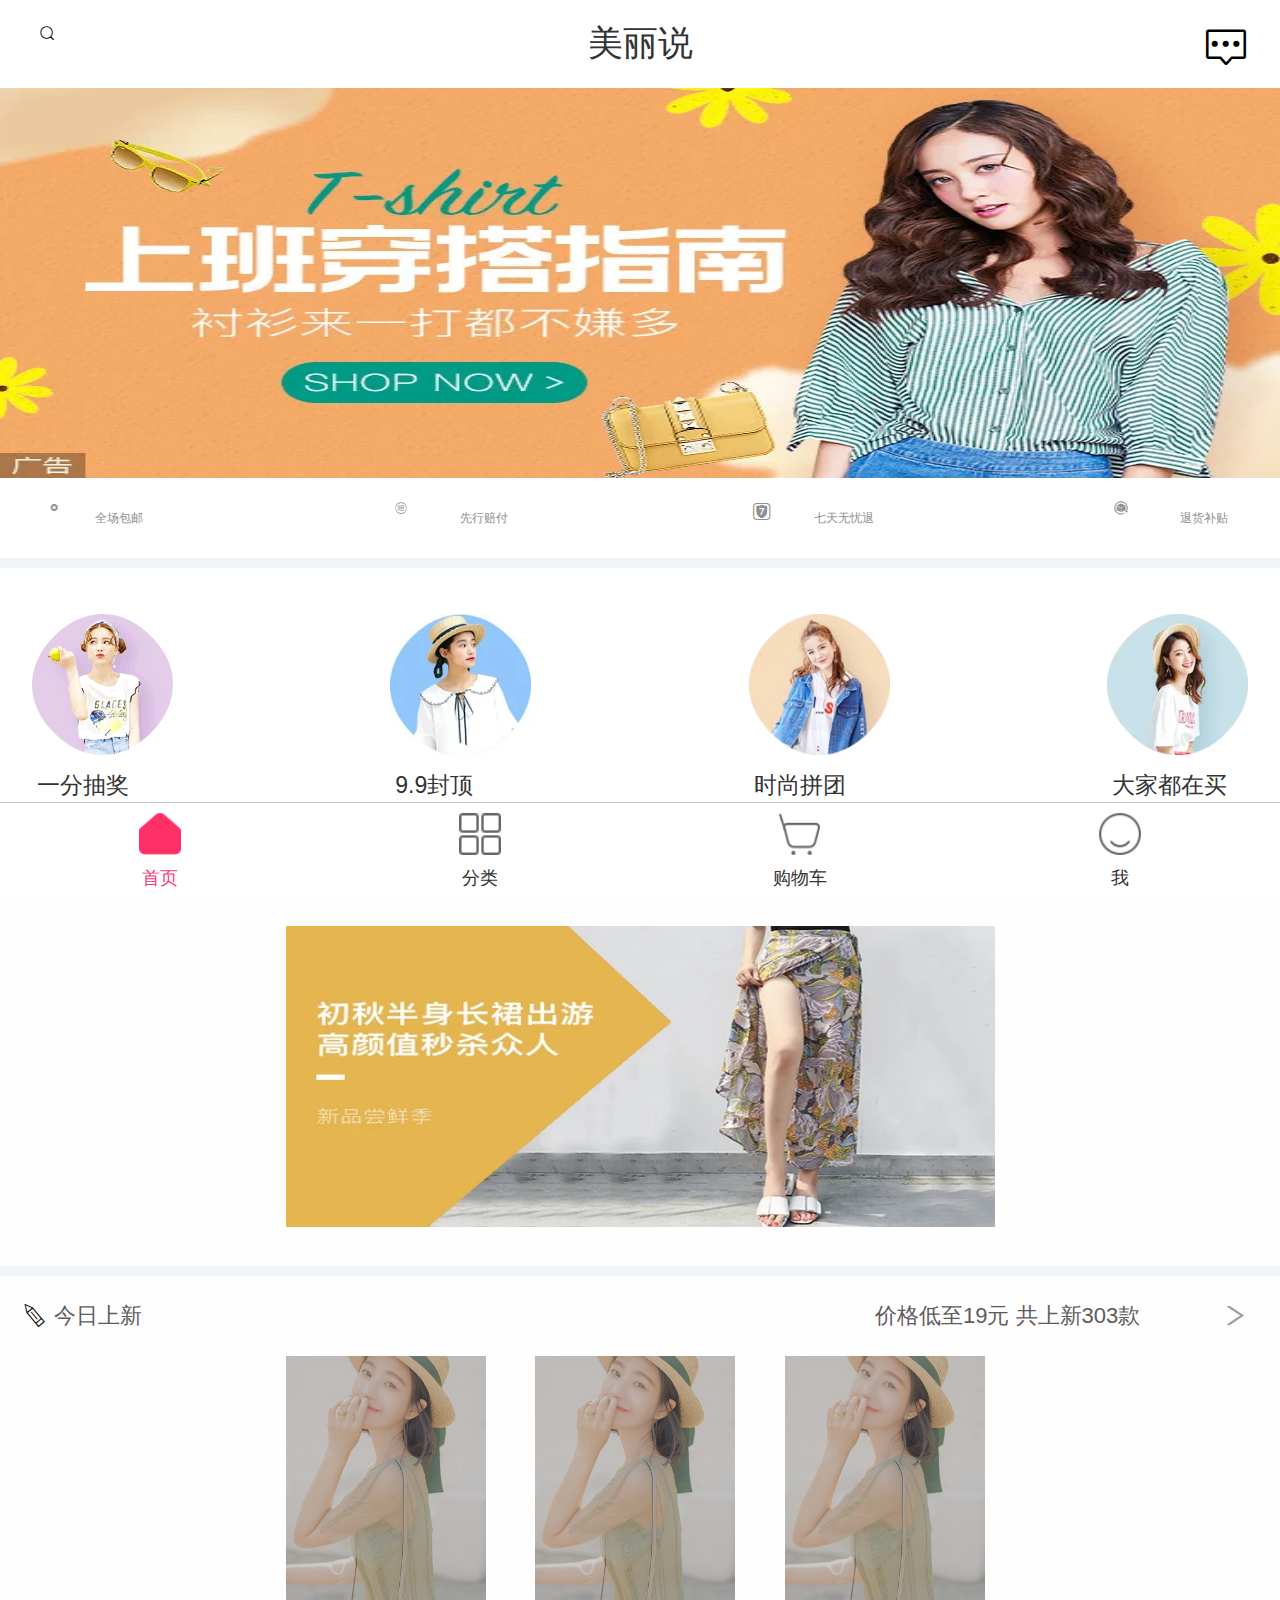
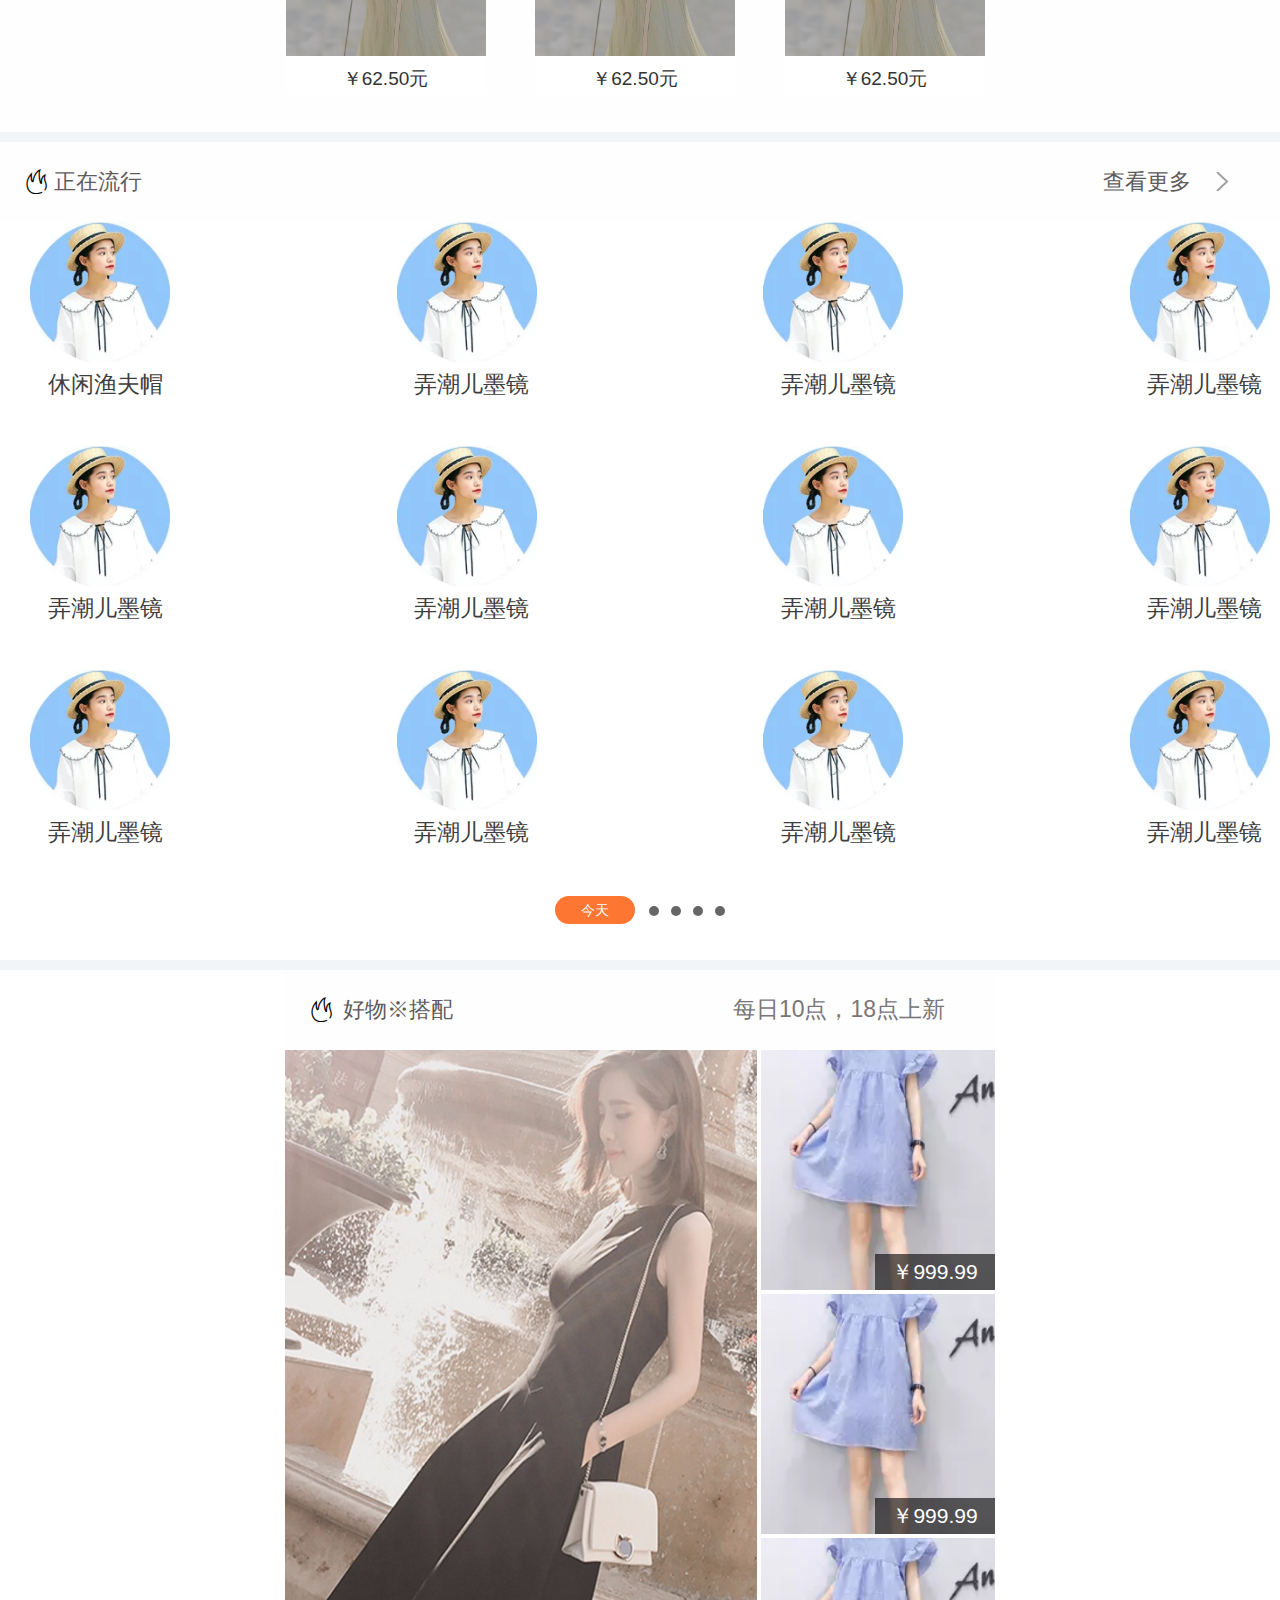
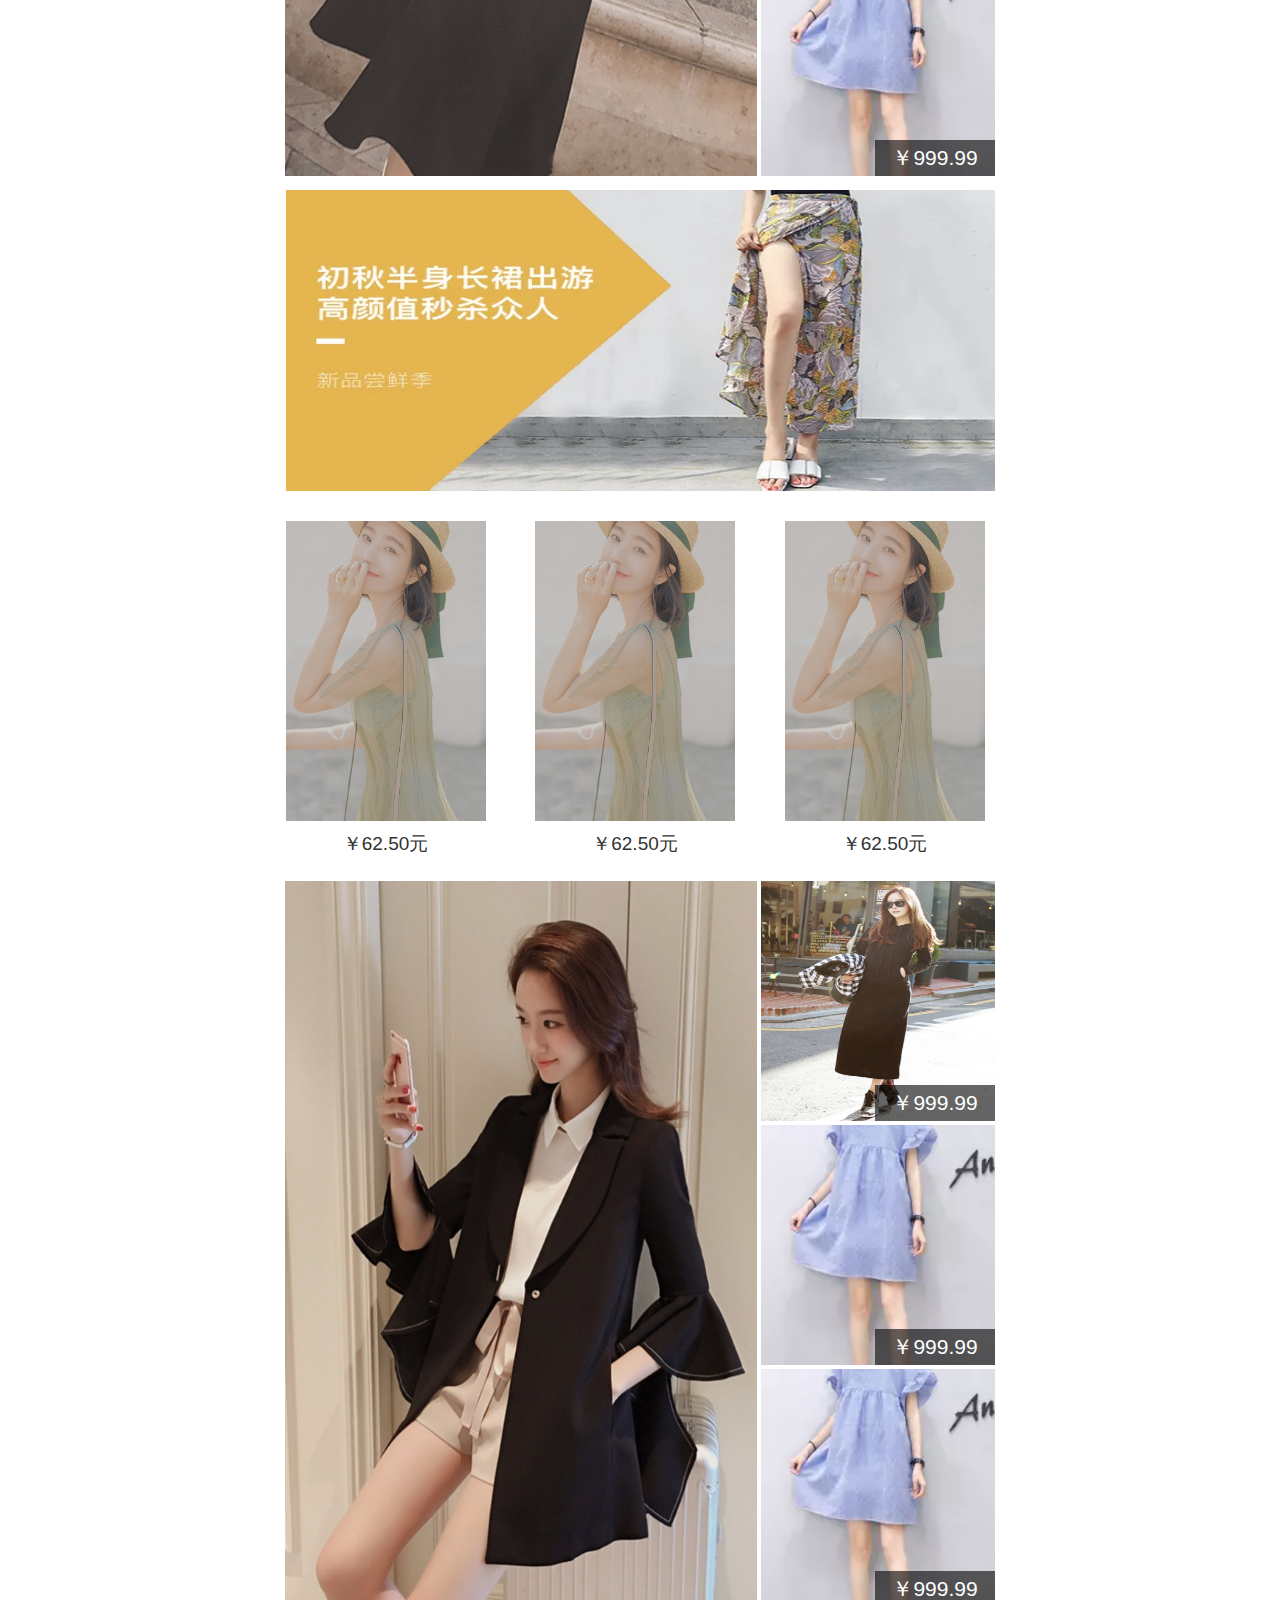
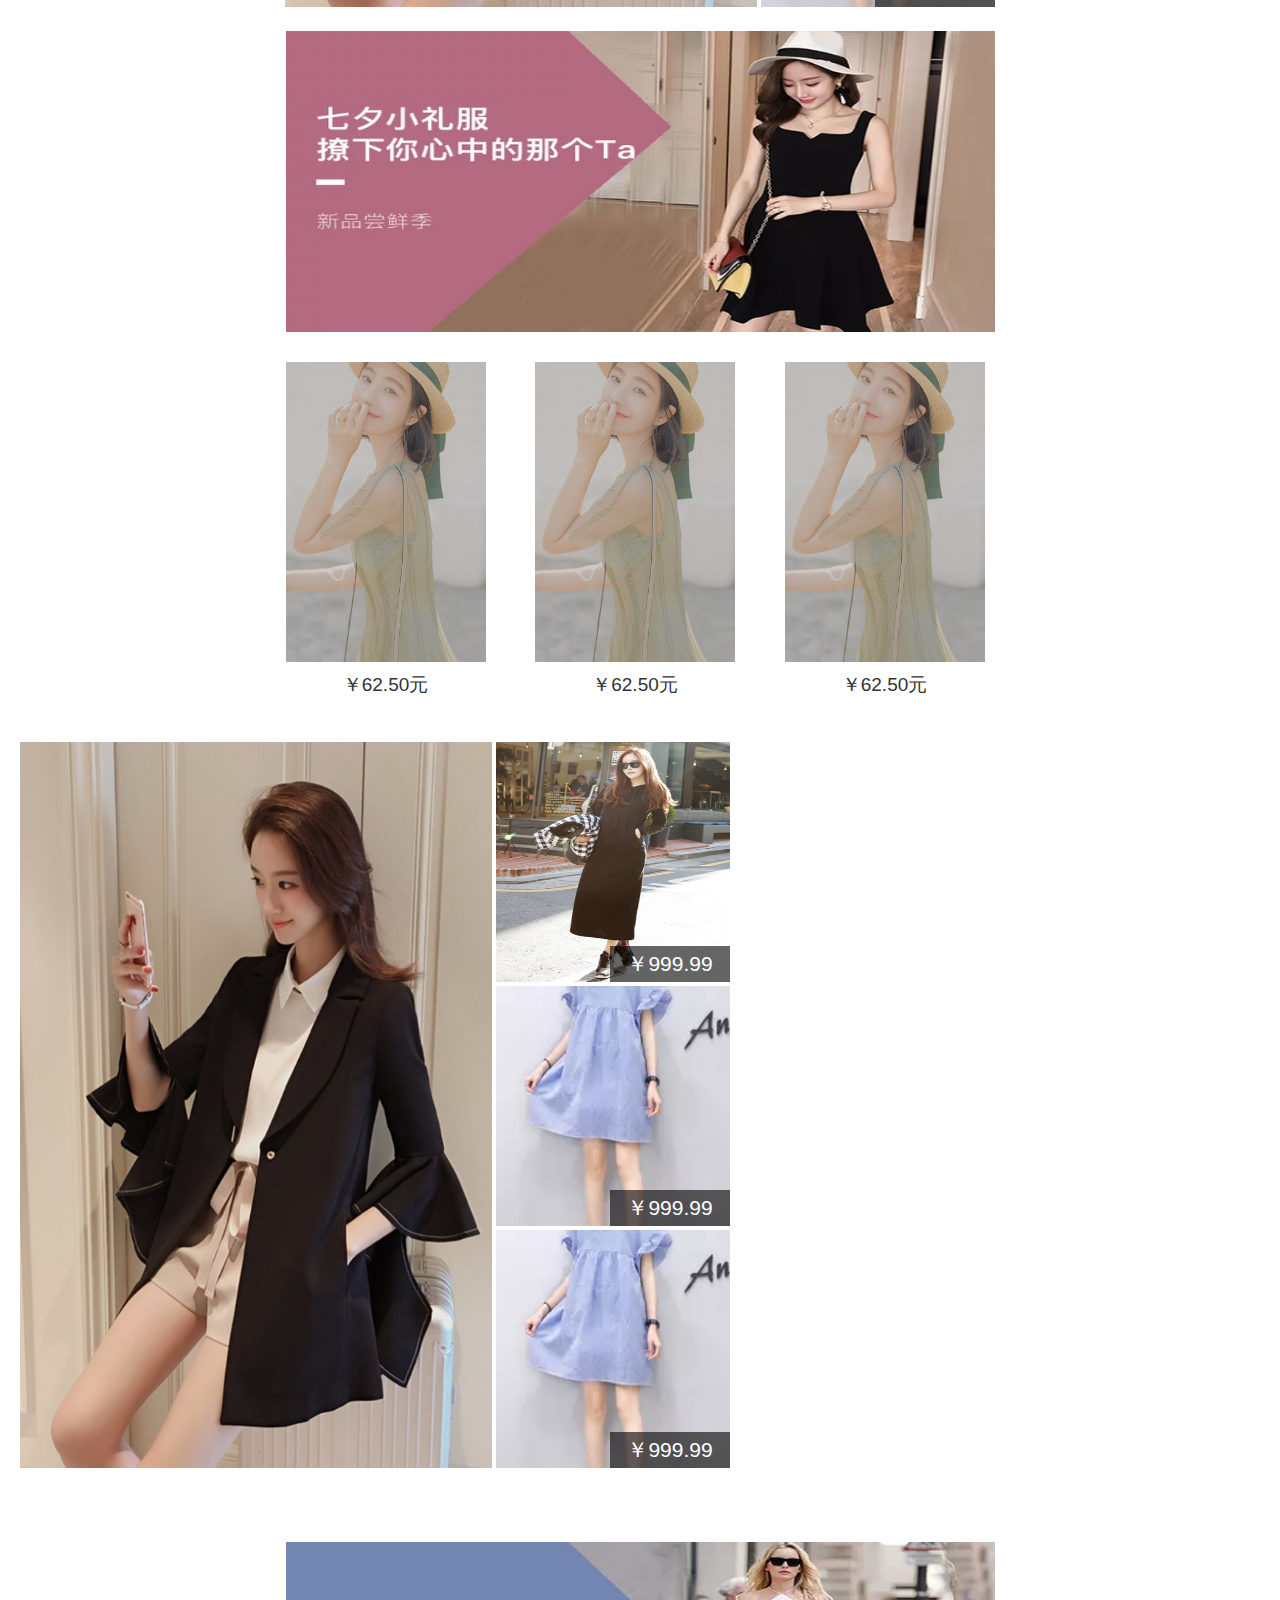
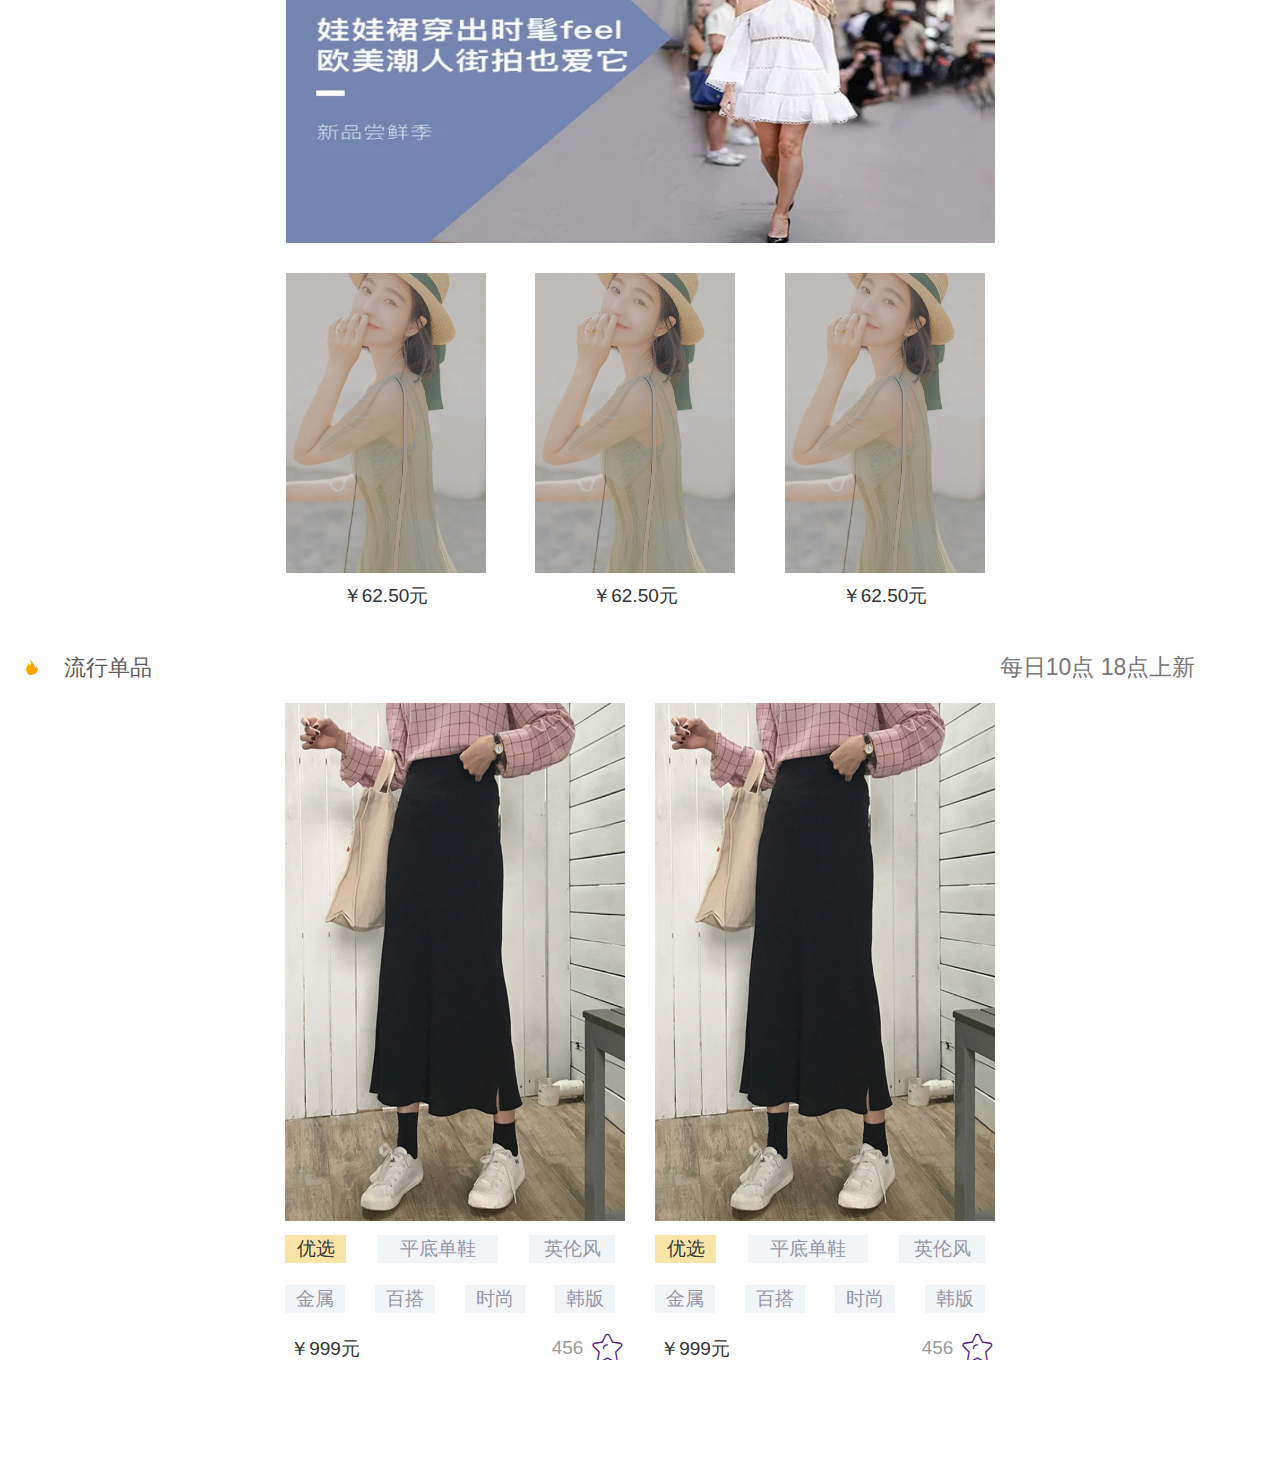
<file: index.html>
<!DOCTYPE html>
<html lang="en">
<head>
	<meta charset="UTF-8">
	<title>首页</title>
	<meta name="viewport" content="width=device-width">
	<script src="javascript/rem.js"></script>
	<link rel="stylesheet" href="css/index.css">
	<link rel="stylesheet" href="iconfont/iconfont.css">
</head>
<body>
	<section class="header">
		<a href="index7.html" class="sousuo iconfont icon-search"></a>
		<div class="word">美丽说</div>
		<a href="" class="xiaoxi iconfont icon-xiaoxi"></a>
	</section>
	<div id="header"></div>
	<section class="banner"><a href=""><img src="img/170821_2550cbc5je1j68d7414f15dakhb42_750x390.jpg_999x999.v1c0.webp" alt=""></a></section>
	<ul class="nav">
		<li>
			<div class="logo11 iconfont icon-baoyou"></div>
			<div class="nav-word">全场包邮</div>
		</li>
		<li>
			<div class="logo iconfont icon-peifu"></div>
			<div class="nav-word">先行赔付</div>
		</li>
		<li>
			<div class="logo iconfont icon-seven"></div>
			<div class="nav-word">七天无忧退</div>
		</li>
		<li>
			<div class="logo iconfont icon-ccgl-tuihuoguanli-1"></div>
			<div class="nav-word">退货补贴</div>
		</li>
	</ul>
	<section class="choujiang">
		<ul class="choujiangnei">
			<li>
			<a href="" class="tupian1"><img src="img/170823_7l2ak552lc6l22l542kj252872l5i_225x225.gif" alt="">
			</a>
			<a href=""><div class="choujiang-word">一分抽奖</div></a>
			</li>
			<li>
			<a href="" class="tupian1"><img src="img/170811_72klhh4ck639gaagh1jk4582d29ce_225x225.jpg_160x160.v1cAC.70.webp" alt="">
			</a>
			<a href=""><div class="choujiang-word">9.9封顶</div></a>
			</li>
			<li>
			<a href="" class="tupian1"><img src="img/170823_466c1d6h9558g217aj07k4laja2ik_225x225.png_160x160.v1cAC.70.webp" alt="">
			</a>
			<a href=""><div class="choujiang-word">时尚拼团</div></a>
			</li>
			<li>
			<a href="" class="tupian1"><img src="img/170823_68fb77b46i81h7d83cc90j177b371_225x225.png_160x160.v1cAC.70.webp" alt="">
			</a>
			<a href=""><div class="choujiang-word">大家都在买</div></a>
			</li>
		</ul>
	</section>
	<section class="miaosha">
		<div class="miaosha-top">
			<div class="top-zuo">
				<div class="zuo-logo iconfont icon-hot-3"></div>
				<div class="you-word">限时秒杀</div>
			</div>
			<div class="top-you">每天12点 16点 22点整时秒杀</div>
		</div>
		<div class="miaosha-bottom"><a href=""><img src="img/arkmaster_290bkcj8b2bd33jff35j2c9lfd137_750x430.jpg_640x999.v1c96.70.webp" alt=""></a></div>
	</section>
	<section class="jinri">
		<div class="jinri-top">
			<div class="top-zuo">
				<div class="zuo-logo iconfont icon-pan-copy"></div>
				<div class="you-word">今日上新</div>
			</div>
			<div class="top-you">
				<div class="you-word1">价格低至19元 共上新303款</div>
			    <a href="" class="you-logo"><img src="img/170706_7d6f70iaill2c55je7h09225ida77_21x33.png" alt=""></a>
			</div>
		</div>
		<div class="jinri-bottom">
			<ul>
				<li>
				<a href="" class="tupian2"><img src="img/upload_2dc87l5hd1lfei150b3g1fl10e3l8_640x900.jpg_320x999.webp" alt=""></a>
				<a href="" class="tupian2-word">￥62.50元</a>
				</li>
				<li>
				<a href="" class="tupian2"><img src="img/upload_2dc87l5hd1lfei150b3g1fl10e3l8_640x900.jpg_320x999.webp" alt=""></a>
				<a href="" class="tupian2-word">￥62.50元</a>
				</li>
				<li>
				<a href="" class="tupian2"><img src="img/upload_2dc87l5hd1lfei150b3g1fl10e3l8_640x900.jpg_320x999.webp" alt=""></a>
				<a href="" class="tupian2-word">￥62.50元</a>
				</li>
				<!-- <li>
				<a href="" class="tupian2"><img src="img/upload_2dc87l5hd1lfei150b3g1fl10e3l8_640x900.jpg_320x999.webp" alt=""></a>
				<a href="" class="tupian2-word">￥62.50元</a>
				</li> -->
			</ul>
		</div>
	</section>
	<section class="liuxing">
		<div class="liu-top">
			<div class="top-zuo">
				<div class="zuo-logo iconfont icon-zhengzaijinhang"></div>
				<div class="you-word">正在流行</div>
			</div>
			<div class="top-you">
				<div class="you-word2">查看更多</div>
			    <a href="" class="you-logo"><img src="img/170706_7d6f70iaill2c55je7h09225ida77_21x33.png" alt=""></a>
		    </div>
		</div>
		<div class="liu-center">
			<ul>
				<li>
				<a href="" class="tupian3"><img src="img/170811_72klhh4ck639gaagh1jk4582d29ce_225x225.jpg_160x160.v1cAC.70.webp" alt=""></a>
				<a href="" class="tupian3-word">休闲渔夫帽</a>
				</li>
				<li>
				<a href="" class="tupian3"><img src="img/170811_72klhh4ck639gaagh1jk4582d29ce_225x225.jpg_160x160.v1cAC.70.webp" alt=""></a>
				<a href="" class="tupian3-word">弄潮儿墨镜</a>
				</li>
				<li>
				<a href="" class="tupian3"><img src="img/170811_72klhh4ck639gaagh1jk4582d29ce_225x225.jpg_160x160.v1cAC.70.webp" alt=""></a>
				<a href="" class="tupian3-word">弄潮儿墨镜</a>
				</li>
				<li>
				<a href="" class="tupian3"><img src="img/170811_72klhh4ck639gaagh1jk4582d29ce_225x225.jpg_160x160.v1cAC.70.webp" alt=""></a>
				<a href="" class="tupian3-word">弄潮儿墨镜</a>
				</li>
			</ul>
			<ul>
				<li>
				<a href="" class="tupian3"><img src="img/170811_72klhh4ck639gaagh1jk4582d29ce_225x225.jpg_160x160.v1cAC.70.webp" alt=""></a>
				<a href="" class="tupian3-word">弄潮儿墨镜</a>
				</li>
				<li>
				<a href="" class="tupian3"><img src="img/170811_72klhh4ck639gaagh1jk4582d29ce_225x225.jpg_160x160.v1cAC.70.webp" alt=""></a>
				<a href="" class="tupian3-word">弄潮儿墨镜</a>
				</li>
				<li>
				<a href="" class="tupian3"><img src="img/170811_72klhh4ck639gaagh1jk4582d29ce_225x225.jpg_160x160.v1cAC.70.webp" alt=""></a>
				<a href="" class="tupian3-word">弄潮儿墨镜</a>
				</li>
				<li>
				<a href="" class="tupian3"><img src="img/170811_72klhh4ck639gaagh1jk4582d29ce_225x225.jpg_160x160.v1cAC.70.webp" alt=""></a>
				<a href="" class="tupian3-word">弄潮儿墨镜</a>
				</li>
			</ul>
				<ul>
				<li>
				<a href="" class="tupian3"><img src="img/170811_72klhh4ck639gaagh1jk4582d29ce_225x225.jpg_160x160.v1cAC.70.webp" alt=""></a>
				<a href="" class="tupian3-word">弄潮儿墨镜</a>
				</li>
				<li>
				<a href="" class="tupian3"><img src="img/170811_72klhh4ck639gaagh1jk4582d29ce_225x225.jpg_160x160.v1cAC.70.webp" alt=""></a>
				<a href="" class="tupian3-word">弄潮儿墨镜</a>
				</li>
				<li>
				<a href="" class="tupian3"><img src="img/170811_72klhh4ck639gaagh1jk4582d29ce_225x225.jpg_160x160.v1cAC.70.webp" alt=""></a>
				<a href="" class="tupian3-word">弄潮儿墨镜</a>
				</li>
				<li>
				<a href="" class="tupian3"><img src="img/170811_72klhh4ck639gaagh1jk4582d29ce_225x225.jpg_160x160.v1cAC.70.webp" alt=""></a>
				<a href="" class="tupian3-word">弄潮儿墨镜</a>
				</li>
			</ul>
		</div>
		<div class="liu-bottom">
			<div class="bottom-zhong">
				<div class="zhong-zuo">今天</div>
				<div class="zhong-you">
					<div class="yuan"></div>
					<div class="yuan"></div>
					<div class="yuan"></div>
					<div class="yuan"></div>
				</div>
			</div>
		</div>
	</section>
	<section class="dapei">
		<div class="dapei-top">
			<div class="top-zuo">
				<div class="zuo-logo iconfont icon-zhengzaijinhang"></div>
				<div class="you-word2">好物※搭配</div>
			</div>
			<div class="top-you">每日10点，18点上新</div>
		</div>
		<div class="dapei-bottom">
			<div>
			      <a class="bottom-zuo"><img src="img/upload_135cc707k05f3l0d80fb5gf4dcc6l_640x900.jpg_320x999.webp" alt="">
			      </a>
			</div>
			<ul class="bottom-you">
				<li>
				  <a href=""><img src="img/upload_5d4aakd75g52d0bjl8fdldj7dfk2c_640x900.jpg_200x200.v1cAC.70.webp" alt="">
				  </a>
				  <div class="jiaqian">￥999.99</div>
				</li>
				<li><a href=""><img src="img/upload_5d4aakd75g52d0bjl8fdldj7dfk2c_640x900.jpg_200x200.v1cAC.70.webp" alt=""></a>
				  <div class="jiaqian">￥999.99</div>
				</li>
				<li><a href=""><img src="img/upload_5d4aakd75g52d0bjl8fdldj7dfk2c_640x900.jpg_200x200.v1cAC.70.webp" alt=""></a>
				  <div class="jiaqian">￥999.99</div>
				</li>
			</ul>
		</div>
	</section>
	<section class="changqun">
		<div class="changqun-top"><a href=""><img src="img/arkmaster_290bkcj8b2bd33jff35j2c9lfd137_750x430.jpg_640x999.v1c96.70.webp" alt=""></a></div>
		<div class="changqun-bottom">
			<ul>
				<li>
				<a href="" class="tupian2"><img src="img/upload_2dc87l5hd1lfei150b3g1fl10e3l8_640x900.jpg_320x999.webp" alt=""></a>
				<a href="" class="tupian2-word">￥62.50元</a>
				</li>
				<li>
				<a href="" class="tupian2"><img src="img/upload_2dc87l5hd1lfei150b3g1fl10e3l8_640x900.jpg_320x999.webp" alt=""></a>
				<a href="" class="tupian2-word">￥62.50元</a>
				</li>
				<li>
				<a href="" class="tupian2"><img src="img/upload_2dc87l5hd1lfei150b3g1fl10e3l8_640x900.jpg_320x999.webp" alt=""></a>
				<a href="" class="tupian2-word">￥62.50元</a>
				</li>
			<!-- 	<li>
				<a href="" class="tupian2"><img src="img/upload_2dc87l5hd1lfei150b3g1fl10e3l8_640x900.jpg_320x999.webp" alt=""></a>
				<a href="" class="tupian2-word">￥62.50元</a>
				</li> -->
			</ul>
		</div>
	</section>
	<section class="gezi">
		<div class="dapei-bottom">
			<div>
			      <a class="bottom-zuo"><img src="img/upload_07ah621988cahc1jk2id2ikbl8aed_640x900.jpg_320x999.webp" alt="">
			      </a>
			</div>
			<ul class="bottom-you">
				<li>
				  <a href=""><img src="img/upload_4a834cff8523ifhdd31e9akdc9al2_640x900.jpg_320x999.webp" alt="">
				  </a>
				  <div class="jiaqian">￥999.99</div>
				</li>
				<li><a href=""><img src="img/upload_5d4aakd75g52d0bjl8fdldj7dfk2c_640x900.jpg_200x200.v1cAC.70.webp" alt=""></a>
				  <div class="jiaqian">￥999.99</div>
				</li>
				<li><a href=""><img src="img/upload_5d4aakd75g52d0bjl8fdldj7dfk2c_640x900.jpg_200x200.v1cAC.70.webp" alt=""></a>
				  <div class="jiaqian">￥999.99</div>
				</li>
			</ul>
		</div>
	</section> 
	<section class="qixi">
		<div class="changqun-top"><a href=""><img src="img/arkmaster_2l46013jeg1i41haf292gdgj7fl58_750x430.jpg_640x999.v1c96.70.webp" alt=""></a></div>
		<div class="jinri-bottom">
			<ul>
				<li>
				<a href="" class="tupian2"><img src="img/upload_2dc87l5hd1lfei150b3g1fl10e3l8_640x900.jpg_320x999.webp" alt=""></a>
				<a href="" class="tupian2-word">￥62.50元</a>
				</li>
				<li>
				<a href="" class="tupian2"><img src="img/upload_2dc87l5hd1lfei150b3g1fl10e3l8_640x900.jpg_320x999.webp" alt=""></a>
				<a href="" class="tupian2-word">￥62.50元</a>
				</li>
				<li>
				<a href="" class="tupian2"><img src="img/upload_2dc87l5hd1lfei150b3g1fl10e3l8_640x900.jpg_320x999.webp" alt=""></a>
				<a href="" class="tupian2-word">￥62.50元</a>
				</li>
				<!-- <li>
				<a href="" class="tupian2"><img src="img/upload_2dc87l5hd1lfei150b3g1fl10e3l8_640x900.jpg_320x999.webp" alt=""></a>
				<a href="" class="tupian2-word">￥62.50元</a>
				</li> -->
			</ul>
		</div>
	</section>
	<section class="shishang">
		<div class="dapei-bottom">
			<div>
			      <a class="bottom-zuo"><img src="img/upload_07ah621988cahc1jk2id2ikbl8aed_640x900.jpg_320x999.webp" alt="">
			      </a>
			</div>
			<ul class="bottom-you">
				<li>
				  <a href=""><img src="img/upload_4a834cff8523ifhdd31e9akdc9al2_640x900.jpg_320x999.webp" alt="">
				  </a>
				  <div class="jiaqian">￥999.99</div>
				</li>
				<li><a href=""><img src="img/upload_5d4aakd75g52d0bjl8fdldj7dfk2c_640x900.jpg_200x200.v1cAC.70.webp" alt=""></a>
				  <div class="jiaqian">￥999.99</div>
				</li>
				<li><a href=""><img src="img/upload_5d4aakd75g52d0bjl8fdldj7dfk2c_640x900.jpg_200x200.v1cAC.70.webp" alt=""></a>
				  <div class="jiaqian">￥999.99</div>
				</li>
			</ul>
		</div>
	</section>
	<div class="changqun-top"><a href=""><img src="img/arkmaster_7c2agcf6g4e49bad1fba4d87j5b17_750x430.jpg_640x999.v1c96.70.webp" alt=""></a></div>
	<div class="changqun-bottom">
			<ul>
				<li>
				<a href="" class="tupian2"><img src="img/upload_2dc87l5hd1lfei150b3g1fl10e3l8_640x900.jpg_320x999.webp" alt=""></a>
				<a href="" class="tupian2-word">￥62.50元</a>
				</li>
				<li>
				<a href="" class="tupian2"><img src="img/upload_2dc87l5hd1lfei150b3g1fl10e3l8_640x900.jpg_320x999.webp" alt=""></a>
				<a href="" class="tupian2-word">￥62.50元</a>
				</li>
				<li>
				<a href="" class="tupian2"><img src="img/upload_2dc87l5hd1lfei150b3g1fl10e3l8_640x900.jpg_320x999.webp" alt=""></a>
				<a href="" class="tupian2-word">￥62.50元</a>
				</li>
			<!-- 	<li>
				<a href="" class="tupian2"><img src="img/upload_2dc87l5hd1lfei150b3g1fl10e3l8_640x900.jpg_320x999.webp" alt=""></a>
				<a href="" class="tupian2-word">￥62.50元</a>
				</li> -->
			</ul>
		</div>
	<section class="danpin">
		<div class="danpin-top">
			<div class="top-zuo">
				<div class="zuo-logo iconfont icon-hot-3"></div>
				<div class="you-word">流行单品</div>
			</div>
			<div class="top-you">每日10点 18点上新</div>
		</div>
		<div class="danpin-bottom">
			<ul>
				<li>
					<a href="" class="tupian5"><img src="img/upload_4f7aa8056017fj47g59kbf4h62g9h_640x900.jpg_320x999.webp" alt=""></a>
					<div class="tupian5-word">
						<ul>
						<a href="" class="youxuan">优选</a>
						<a href="" class="youxuan1">平底单鞋</a>
						<a href="" class="youxuan2">英伦风</a>
						<a href="" class="youxuan4">金属</a>
						<a href="" class="youxuan3">百搭</a>
						<a href="" class="youxuan3">时尚</a>
						<a href="" class="youxuan3">韩版</a>
						</ul>
						<div class="shoujia">
							<div class="left">￥999元</div>
							<div class="right">
								<div class="shoujia-word">456</div>
								<a href=""><div class="logo1 iconfont icon-shoucang"></div></a>
							</div>
						</div>
					</div>
				</li>
				<li>
					<a href="" class="tupian5"><img src="img/upload_4f7aa8056017fj47g59kbf4h62g9h_640x900.jpg_320x999.webp" alt=""></a>
					<div class="tupian5-word">
						<ul>
						<a href="" class="youxuan">优选</a>
						<a href="" class="youxuan1">平底单鞋</a>
						<a href="" class="youxuan2">英伦风</a>
						<a href="" class="youxuan4">金属</a>
						<a href="" class="youxuan3">百搭</a>
						<a href="" class="youxuan3">时尚</a>
						<a href="" class="youxuan3">韩版</a>
						</ul>
						<div class="shoujia">
							<div class="left">￥999元</div>
							<div class="right">
								<div class="shoujia-word">456</div>
								<a href=""><div class="logo1 iconfont icon-shoucang"></div></a>
							</div>
						</div>
					</div>
				</li>
			</ul>
		</div>
	</section>
	<section class="dilan">
	<!-- 	<ul>
			<li>
				<a href="index.html" class="logo iconfont icon-iconshouyekongxin"></a>
			
				<a href="index.html" class="shouye-word">首页</a>
			</li>
			<li>
				<a href="index1.html" class="logo iconfont icon-leimupinleifenleileibie"></a>
				

				<a href="index1.html" class="shouye-word">分类</a>
			</li>
			<li>
				<a href="index2.html" class="logo iconfont icon-gouwuche"></a>
			
				<a href="index2.html" class="shouye-word">购物车</a>
			</li>
			<li>
				<a href="index3.html" class="logo iconfont icon-wo"></a>
				

				<a href="index3.html" class="shouye-word">我</a>
			</li>
		</ul> -->
		<ul class="dibu">
		   <li>
		       <a href="index.html"><img src="img/1.png" alt=""><p>首页</p>
		       </a>
		   </li>
		   <li>
		       <a href="index1.html"><img src="img/2.png" alt=""><p>分类</p>
		       </a>
		    </li>
		    <li>
		        <a href="index2.html"><img src="img/3.png" alt=""><p>购物车</p>
		        </a>
		    </li>
		    <li>
		        <a href="index3.html"><img src="img/4.png" alt=""><p>我</p>
		        </a>
		    </li>
	    </ul>
	<div class="dibu1"></div>
	</section>
	<div id="dilan"></div>
</body>
</html>
</file>
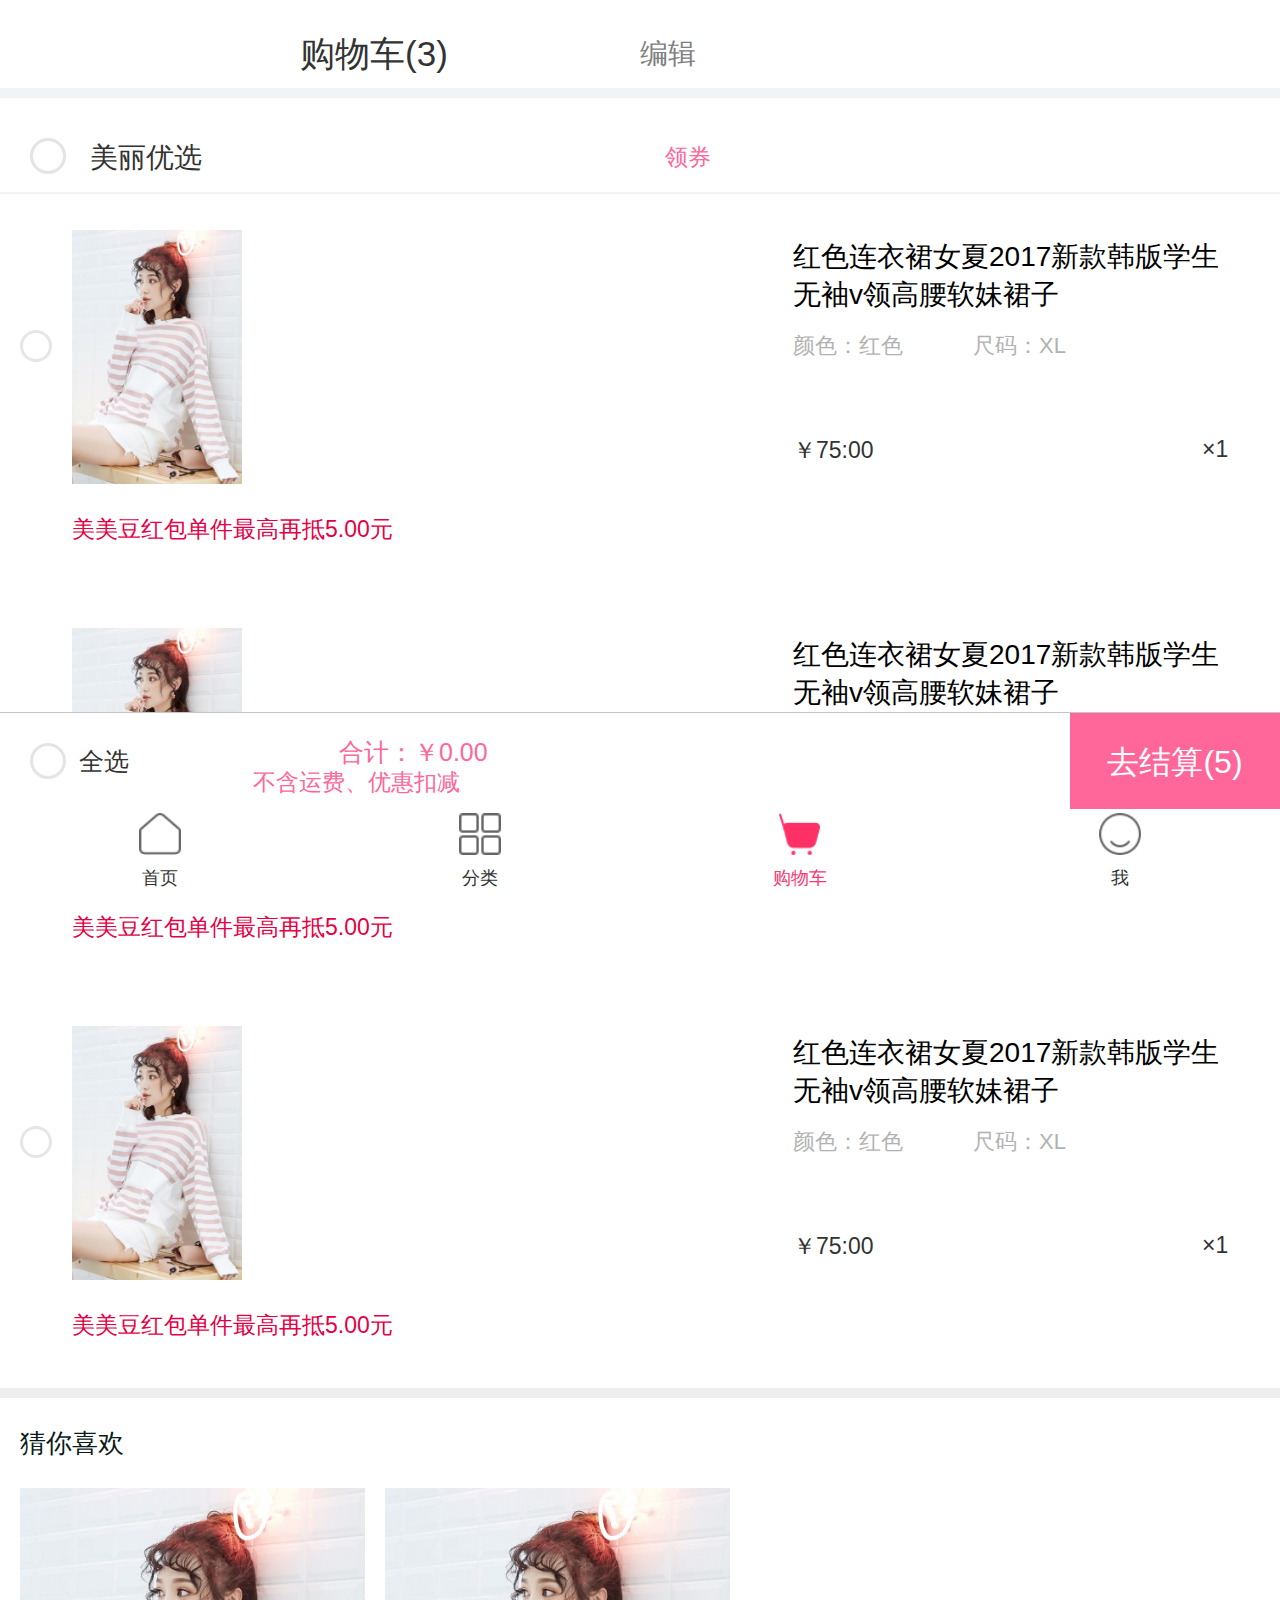
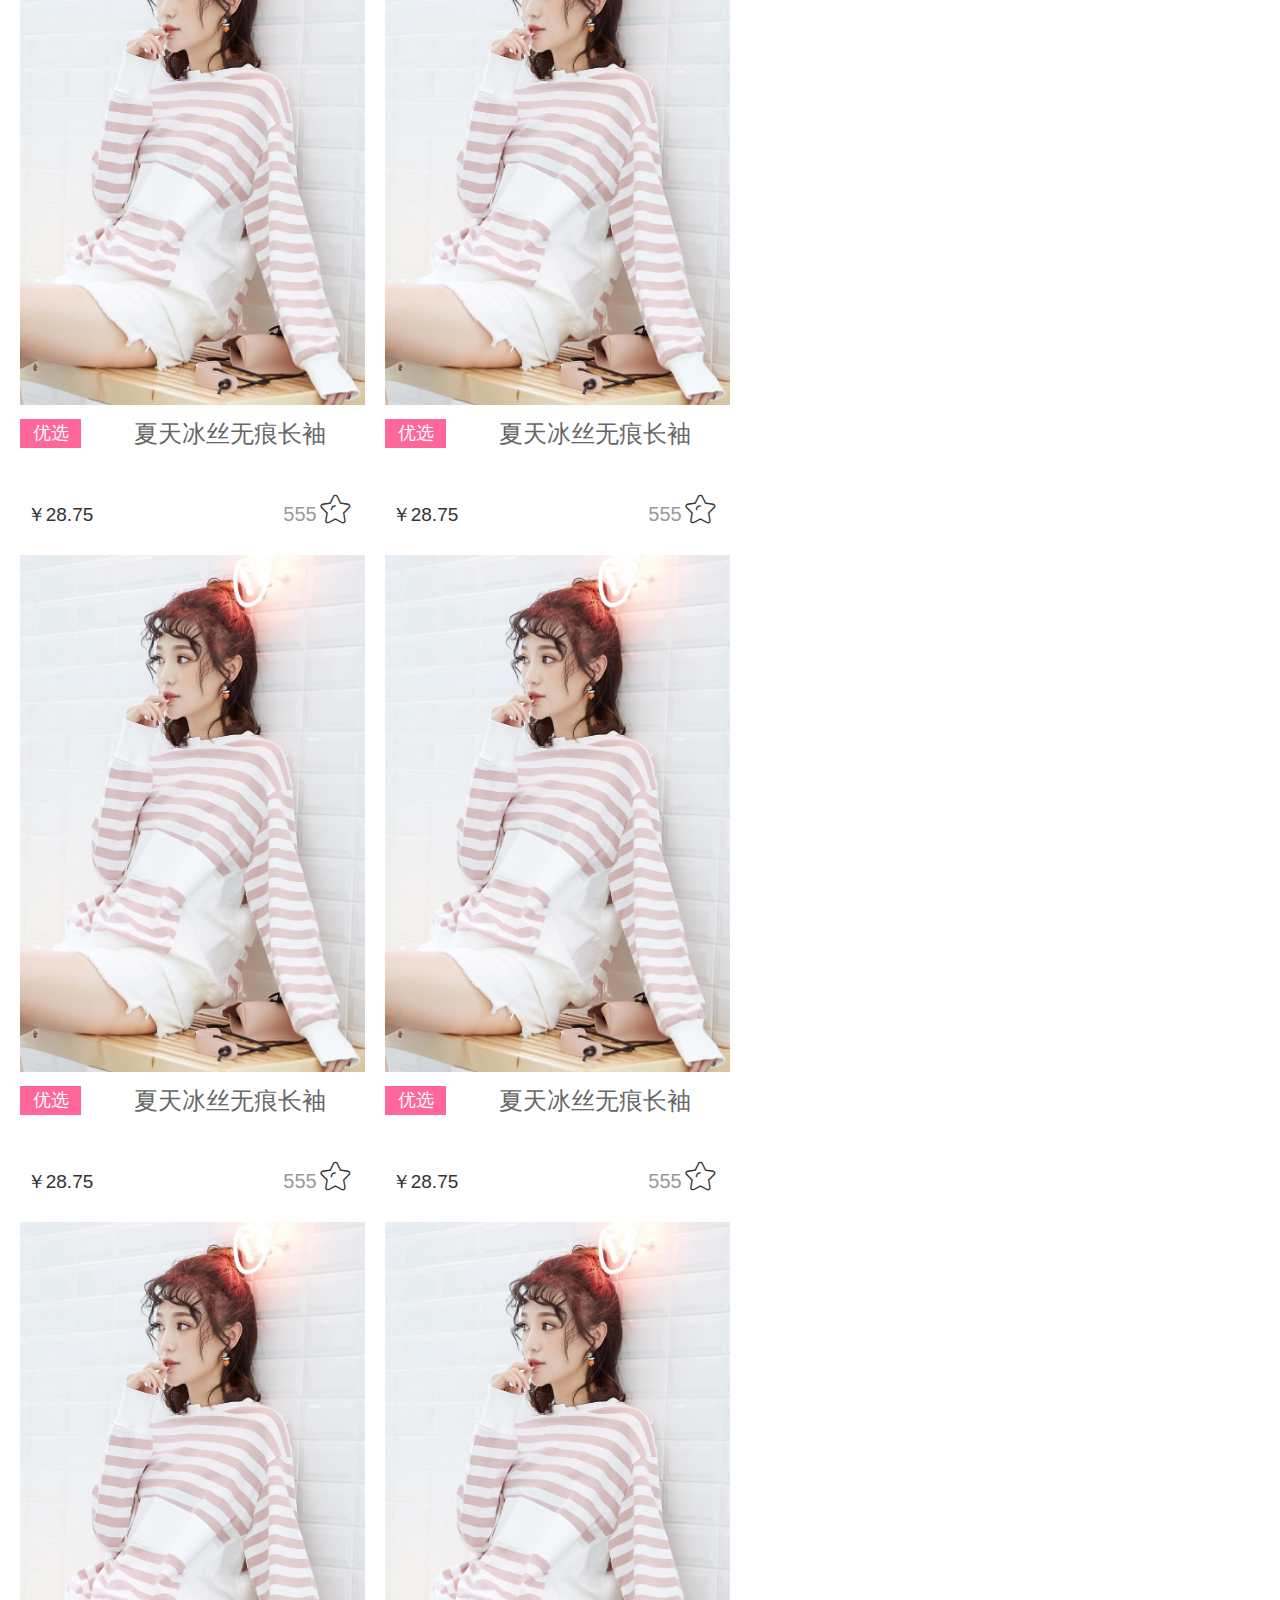
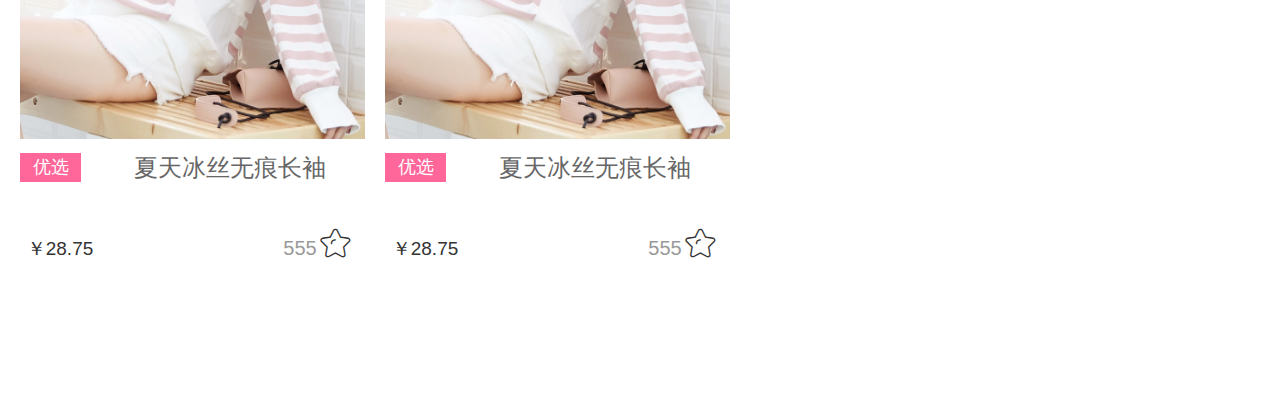
<file: index2.html>
<!DOCTYPE html>
<html lang="en">
<head>
	<meta charset="UTF-8">
	<title>购物车</title>
	<meta name="viewport" content="width=device-width">
	<script src="javascript/rem.js"></script>
	<link rel="stylesheet" href="css/index2.css">
	<link rel="stylesheet" href="iconfont/iconfont.css">
</head>
<body>
	<section class="header">
	<div class="header-in">
		<div class="word">购物车(3)</div>
		<a href="" class="bianji">编辑</a>
	</div>	
	</section>
	<div id="header"></div>
	<section class="lingquan">
		<div class="lingquan-in">
			<div class="left">
				<a href=""><div class="left-left"></div></a>
				<a href=""><div class="left-right">美丽优选</div></a>
			</div>
			<a href=""><div class="right">领券</div></a>
		</div>
	</section>
	<section class="lianyiqun">
		<div class="qunzi">
			<a href=""><div class="left"></div></a>
			<a href="" class="meinv"><img src="img/upload_6h7ae6f12aabdf98gf1500a6ie06e_1600x2250.jpg_320x999.webp" alt=""></a>
			<a href="">
            <div class="right">
            	<p class="yihang">红色连衣裙女夏2017新款韩版学生<br>无袖v领高腰软妹裙子</p>
            	<div class="erhang">
            		<!-- <div class="left">颜色：红色</div> -->
            		<div class="right1">颜色：红色</div>
            		<div class="right2">尺码：XL</div>
            	</div>
            	<div class="sanhang">
            		<!-- <div class="left">￥75:00</div> -->
            		<div class="right1">￥75:00</div>
            		<div class="right2">×1</div>
            	</div>
            </div>
            </a>
		</div>
		<div class="meimei">美美豆红包单件最高再抵5.00元</div>
	</section>
	<section class="lianyiqun">
		<div class="qunzi">
			<a href=""><div class="left"></div></a>
			<a href="" class="meinv"><img src="img/upload_6h7ae6f12aabdf98gf1500a6ie06e_1600x2250.jpg_320x999.webp" alt=""></a>
			<a href="">
            <div class="right">
            	<p class="yihang">红色连衣裙女夏2017新款韩版学生<br>无袖v领高腰软妹裙子</p>
            	<div class="erhang">
            		<!-- <div class="left">颜色：红色</div> -->
            		<div class="right1">颜色：红色</div>
            		<div class="right2">尺码：XL</div>
            	</div>
            	<div class="sanhang">
            		<!-- <div class="left">￥75:00</div> -->
            		<div class="right1">￥75:00</div>
            		<div class="right2">×1</div>
            	</div>
            </div>
            </a>
		</div>
		<div class="meimei">美美豆红包单件最高再抵5.00元</div>
	</section>
	<section class="lianyiqun">
		<div class="qunzi">
			<a href=""><div class="left"></div></a>
			<a href="" class="meinv"><img src="img/upload_6h7ae6f12aabdf98gf1500a6ie06e_1600x2250.jpg_320x999.webp" alt=""></a>
			<a href="">
            <div class="right">
            	<p class="yihang">红色连衣裙女夏2017新款韩版学生<br>无袖v领高腰软妹裙子</p>
            	<div class="erhang">
            		<!-- <div class="left">颜色：红色</div> -->
            		<div class="right1">颜色：红色</div>
            		<div class="right2">尺码：XL</div>
            	</div>
            	<div class="sanhang">
            		<!-- <div class="left">￥75:00</div> -->
            		<div class="right1">￥75:00</div>
            		<div class="right2">×1</div>
            	</div>
            </div>
            </a>
		</div>
		<div class="meimei">美美豆红包单件最高再抵5.00元</div>
	</section>
	<section class="cainixihuan">
		<div class="caini-word">猜你喜欢</div>
		<div class="zhengwen">
			<ul>
				<li>
				   <a href="">
					   <img src="img/upload_6h7ae6f12aabdf98gf1500a6ie06e_1600x2250.jpg_320x999.webp" alt="">
                       <div class="youxuan">
                       	<div class="left">优选</div>
                       	<div class="right">夏天冰丝无痕长袖</div>
                       </div>
                       <div class="shoujia">
                       	<div class="left">￥28.75</div>
                       	<div class="right">
                       		<div class="right-left">555</div>
                       		<div class="right-right iconfont icon-shoucang"></div>
                       	</div>
                       </div>
				   </a>
				</li>
				<li>
				   <a href="">
					   <img src="img/upload_6h7ae6f12aabdf98gf1500a6ie06e_1600x2250.jpg_320x999.webp" alt="">
                       <div class="youxuan">
                       	<div class="left">优选</div>
                       	<div class="right">夏天冰丝无痕长袖</div>
                       </div>
                       <div class="shoujia">
                       	<div class="left">￥28.75</div>
                       	<div class="right">
                       		<div class="right-left">555</div>
                       		<div class="right-right iconfont icon-shoucang"></div>
                       	</div>
                       </div>
				   </a>
				</li>
			</ul>
			<ul>
				<li>
				   <a href="">
					   <img src="img/upload_6h7ae6f12aabdf98gf1500a6ie06e_1600x2250.jpg_320x999.webp" alt="">
                       <div class="youxuan">
                       	<div class="left">优选</div>
                       	<div class="right">夏天冰丝无痕长袖</div>
                       </div>
                       <div class="shoujia">
                       	<div class="left">￥28.75</div>
                       	<div class="right">
                       		<div class="right-left">555</div>
                       		<div class="right-right iconfont icon-shoucang"></div>
                       	</div>
                       </div>
				   </a>
				</li>
				<li>
				   <a href="">
					   <img src="img/upload_6h7ae6f12aabdf98gf1500a6ie06e_1600x2250.jpg_320x999.webp" alt="">
                       <div class="youxuan">
                       	<div class="left">优选</div>
                       	<div class="right">夏天冰丝无痕长袖</div>
                       </div>
                       <div class="shoujia">
                       	<div class="left">￥28.75</div>
                       	<div class="right">
                       		<div class="right-left">555</div>
                       		<div class="right-right iconfont icon-shoucang"></div>
                       	</div>
                       </div>
				   </a>
				</li>
			</ul>
			<ul>
				<li>
				   <a href="">
					  <img src="img/upload_6h7ae6f12aabdf98gf1500a6ie06e_1600x2250.jpg_320x999.webp" alt="">
                       <div class="youxuan">
                       	<div class="left">优选</div>
                       	<div class="right">夏天冰丝无痕长袖</div>
                       </div>
                       <div class="shoujia">
                       	<div class="left">￥28.75</div>
                       	<div class="right">
                       		<div class="right-left">555</div>
                       		<div class="right-right iconfont icon-shoucang"></div>
                       	</div>
                       </div>
				   </a>
				</li>
				<li>
				   <a href="">
					  <img src="img/upload_6h7ae6f12aabdf98gf1500a6ie06e_1600x2250.jpg_320x999.webp" alt="">
                       <div class="youxuan">
                       	<div class="left">优选</div>
                       	<div class="right">夏天冰丝无痕长袖</div>
                       </div>
                       <div class="shoujia">
                       	<div class="left">￥28.75</div>
                       	<div class="right">
                       		<div class="right-left">555</div>
                       		<div class="right-right iconfont icon-shoucang"></div>
                       	</div>
                       </div>
				   </a>
				</li>
			</ul>
		</div>
	</section>
<!-- 合计 支付 -->
	<section class="zhifu">
		<div class="quanxuan">
			<a href=""><div class="left"></div></a>
			<div class="right">全选</div>
		</div>
		<div class="heji">
			<div class="top">合计：￥0.00</div>
			<div class="bottom">不含运费、优惠扣减</div>
		</div>
		<a href=""><div class="jiesuan">去结算(5)</div></a>
	</section>
	<div id="zhifu"></div>
	<section class="dilan">
		<ul class="dibu">
		   <li>
		       <a href="index.html"><img src="img/1-1.png" alt=""><p>首页</p>
		       </a>
		   </li>
		   <li>
		       <a href="index1.html"><img src="img/2.png" alt=""><p>分类</p>
		       </a>
		    </li>
		    <li>
		        <a href="index2.html"><img src="img/3-1.png" alt=""><p>购物车</p>
		        </a>
		    </li>
		    <li>
		        <a href="index3.html"><img src="img/4.png" alt=""><p>我</p>
		        </a>
		    </li>
	    </ul>
	</section>
	<div id="dilan"></div>
</body>
</html>
</file>
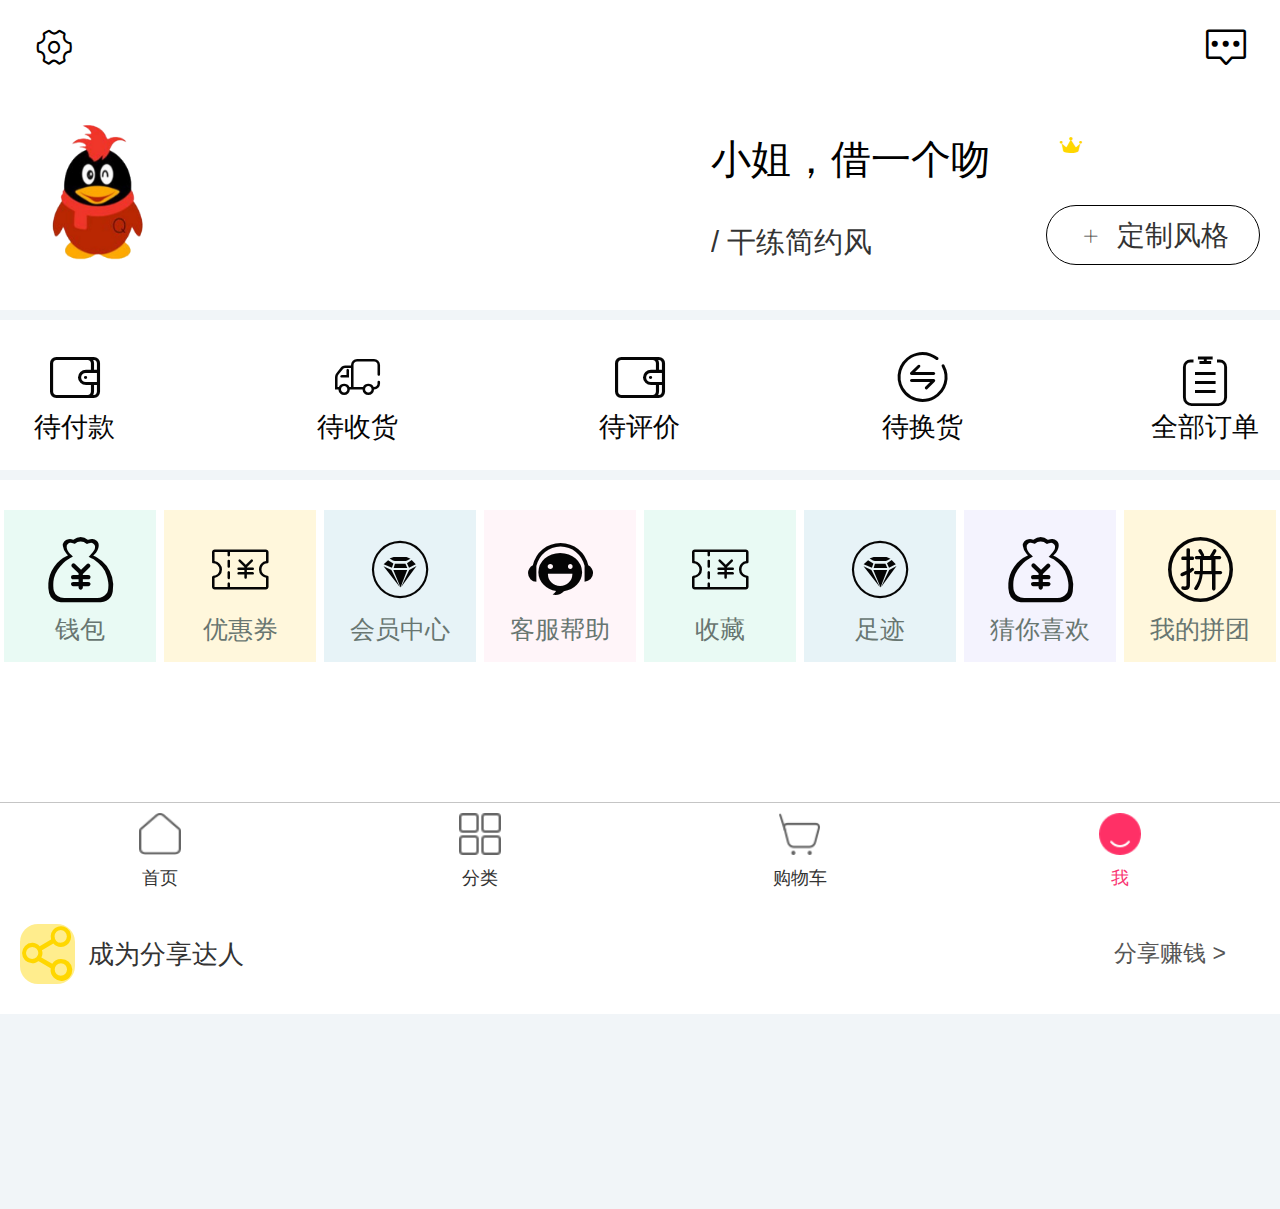
<file: index3.html>
<!DOCTYPE html>
<html lang="en">
<head>
	<meta charset="UTF-8">
	<title>我</title>
	<meta name="viewport" content="width=device-width">
	<script src="javascript/rem.js"></script>
	<link rel="stylesheet" href="css/index3.css">
	<link rel="stylesheet" href="iconfont/iconfont.css">
</head>
<body>
	<section class="header">
		<a href="index4.html" class="sousuo iconfont icon-shezhi"></a>
		<!-- <div class="word">分类</div> -->
		<a href="" class="xiaoxi iconfont icon-xiaoxi"></a>
	</section>
	<div id="header"></div>
	<section class="yonghu">
		<a href="index5.html" class="touxiang"><img src="img/qqtouxiang.png" alt=""></a>
		<div class="touxiang-right">
			<div class="top">
				<div class="yonghuming">小姐，借一个吻</div>
				<a href=""><div class="vip iconfont icon-huangguan"></div></a>
			</div>
			<div class="bottom">
				<a href=""><div class="fengge">/ 干练简约风</div></a>
				<a href=""><div class="dingzhi">
				               <div class="jiahao iconfont icon-iconfont7"></div>
				               <div class="dingzhi-word">定制风格</div>
				           </div>
				</a>
			</div>
		</div>
	</section>
	<section class="nav">
		<ul>
			<li>
			  <a href="">
				<div class="nav-logo iconfont icon-daifukuan"></div>
				<div class="nav-word">待付款</div>
			  </a>
			</li>
			<li>
			  <a href="">
				<div class="nav-logo iconfont icon-daishouhuo"></div>
				<div class="nav-word">待收货</div>
			  </a>
			</li>
			<li>
			  <a href="">
				<div class="nav-logo iconfont icon-daifukuan"></div>
				<div class="nav-word">待评价</div>
			  </a>
			</li>
			<li>
			  <a href="">
				<div class="nav-logo iconfont icon-tuihuanhuo"></div>
				<div class="nav-word">待换货</div>
			  </a>
			</li>
			<li>
			  <a href="index6.html">
				<div class="nav-logo iconfont icon-quanbudingdan"></div>
				<div class="nav-word">全部订单</div>
			  </a>
			</li>
		</ul>
	</section>
	<section class="qianbao">
		<ul class="neibu">
			<li>
				<a href="">
					<div class="logo iconfont icon-qianbao"></div>
					<div class="word">钱包</div>
				</a>
			</li>
			<li>
				<a href="">
					<div class="logo iconfont icon-youhuiquan"></div>
					<div class="word">优惠券</div>
				</a>
			</li>
			<li>
				<a href="">
					<div class="logo iconfont icon-huiyuanzhongxin"></div>
					<div class="word">会员中心</div>
				</a>
			</li>
			<li>
				<a href="">
					<div class="logo iconfont icon-weibiaoti1-copy"></div>
					<div class="word">客服帮助</div>
				</a>
			</li>
			<li>
				<a href="">
					<div class="logo iconfont icon-youhuiquan"></div>
					<div class="word">收藏</div>
				</a>
			</li>
			<li>
				<a href="">
					<div class="logo iconfont icon-huiyuanzhongxin"></div>
					<div class="word">足迹</div>
				</a>
			</li>
			<li>
				<a href="">
					<div class="logo iconfont icon-qianbao"></div>
					<div class="word">猜你喜欢</div>
				</a>
			</li>
			<li>
				<a href="">
					<div class="logo iconfont icon-wodepintuan"></div>
					<div class="word">我的拼团</div>
				</a>
			</li>
		</ul>
	</section>
	<section class="fenxiang">
		<div class="top">
			<a href=""><div class="top-left">
				         <div class="left-left iconfont icon-fenxiangdaren"></div>
				         <div class="left-right">成为分享达人</div>
			           </div>
			</a>
			<a href=""><div class="top-right">分享赚钱     ></div></a>
		</div>
	</section>
	<section class="dilan">
		<ul class="dibu">
		   <li>
		       <a href="index.html"><img src="img/1-1.png" alt=""><p>首页</p>
		       </a>
		   </li>
		   <li>
		       <a href="index1.html"><img src="img/2.png" alt=""><p>分类</p>
		       </a>
		    </li>
		    <li>
		        <a href="index2.html"><img src="img/3.png" alt=""><p>购物车</p>
		        </a>
		    </li>
		    <li>
		        <a href="index3.html"><img src="img/4-1.png" alt=""><p>我</p>
		        </a>
		    </li>
	    </ul>
	</section>
	<div id="dilan"></div>
</body>
</html>
</file>
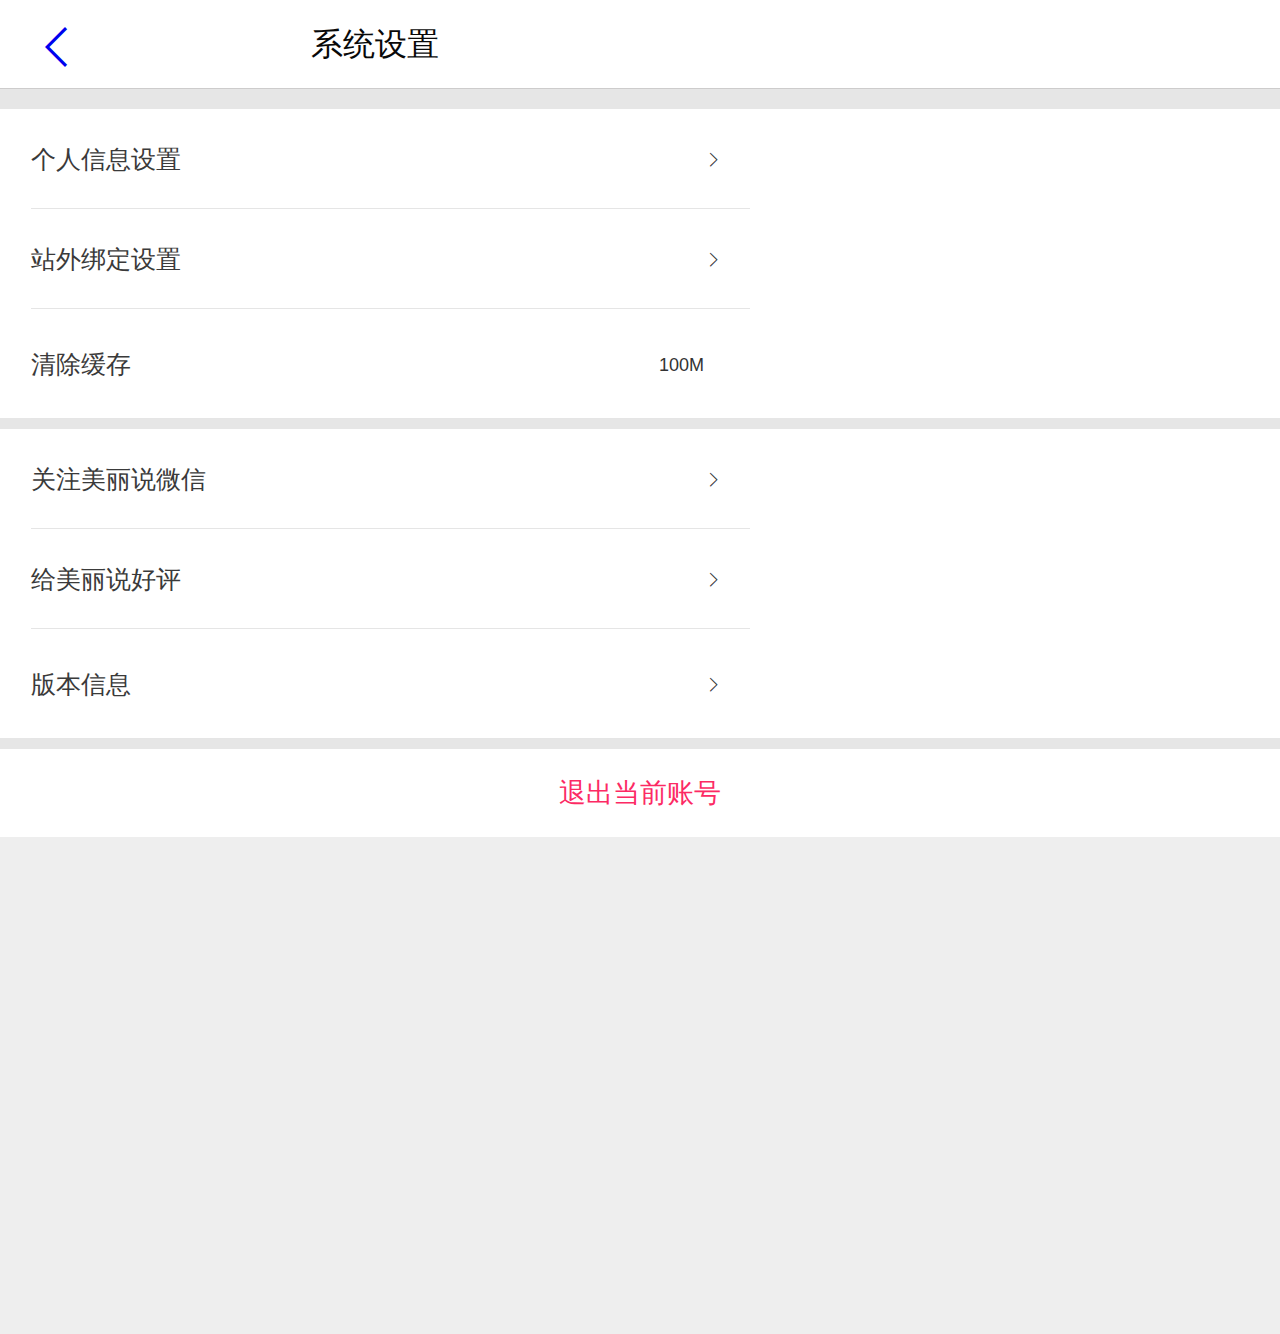
<file: index4.html>
<!DOCTYPE html>
<html lang="en">
<head>
	<meta charset="UTF-8">
	<title>设置</title>
	<meta name="viewport" content="width=device-width">
	<script src="javascript/rem.js"></script>
	<link rel="stylesheet" href="css/index4.css">
    <link rel="stylesheet" href="iconfont/iconfont.css">
</head>
<body>
	<section class="shezhi">
		<div class="xitong-top">
			<div class="neibu">
				<a href="index3.html"><div class="neibu-left iconfont icon-fanhui1"></div></a>
				<div class="neibu-right">系统设置</div>
			</div>
		</div>
		<div class="xitong-bottom"></div>
	</section>
    <section class="top">
    	<ul class="top">
    		<li><a href="index5.html">
    			<div class="left-word">个人信息设置</div>
    			<a href="" class="jinru-logo iconfont icon-jinru"></a>
    			</a>
    		</li>
    		<li><a href="">
    			<div class="left-word">站外绑定设置</div>
    			<a href="" class="jinru-logo iconfont icon-jinru"></a>
    			</a>
    		</li>
    		<li><a href="">
    			<div class="left-word">清除缓存</div>
    			<a href="" class="jinru-logo">100M</a>
    			</a>
    		</li>
    	</ul>
    </section>
    <section class="center">
    	<ul class="center">
    		<li><a href="">
    			<div class="left-word">关注美丽说微信</div>
    			<a href="" class="jinru-logo iconfont icon-jinru"></a>
    			</a>
    		</li>
    		<li><a href="">
    			<div class="left-word">给美丽说好评</div>
    			<a href="" class="jinru-logo iconfont icon-jinru"></a>
    			</a>
    		</li>
    		<li><a href="">
    			<div class="left-word">版本信息</div>
    			<a href="" class="jinru-logo iconfont icon-jinru"></a>
    			</a>
    		</li>
    	</ul>
    </section>
    <section class="bottom"><a href="">退出当前账号</a></section>
</body>
</html>
</file>
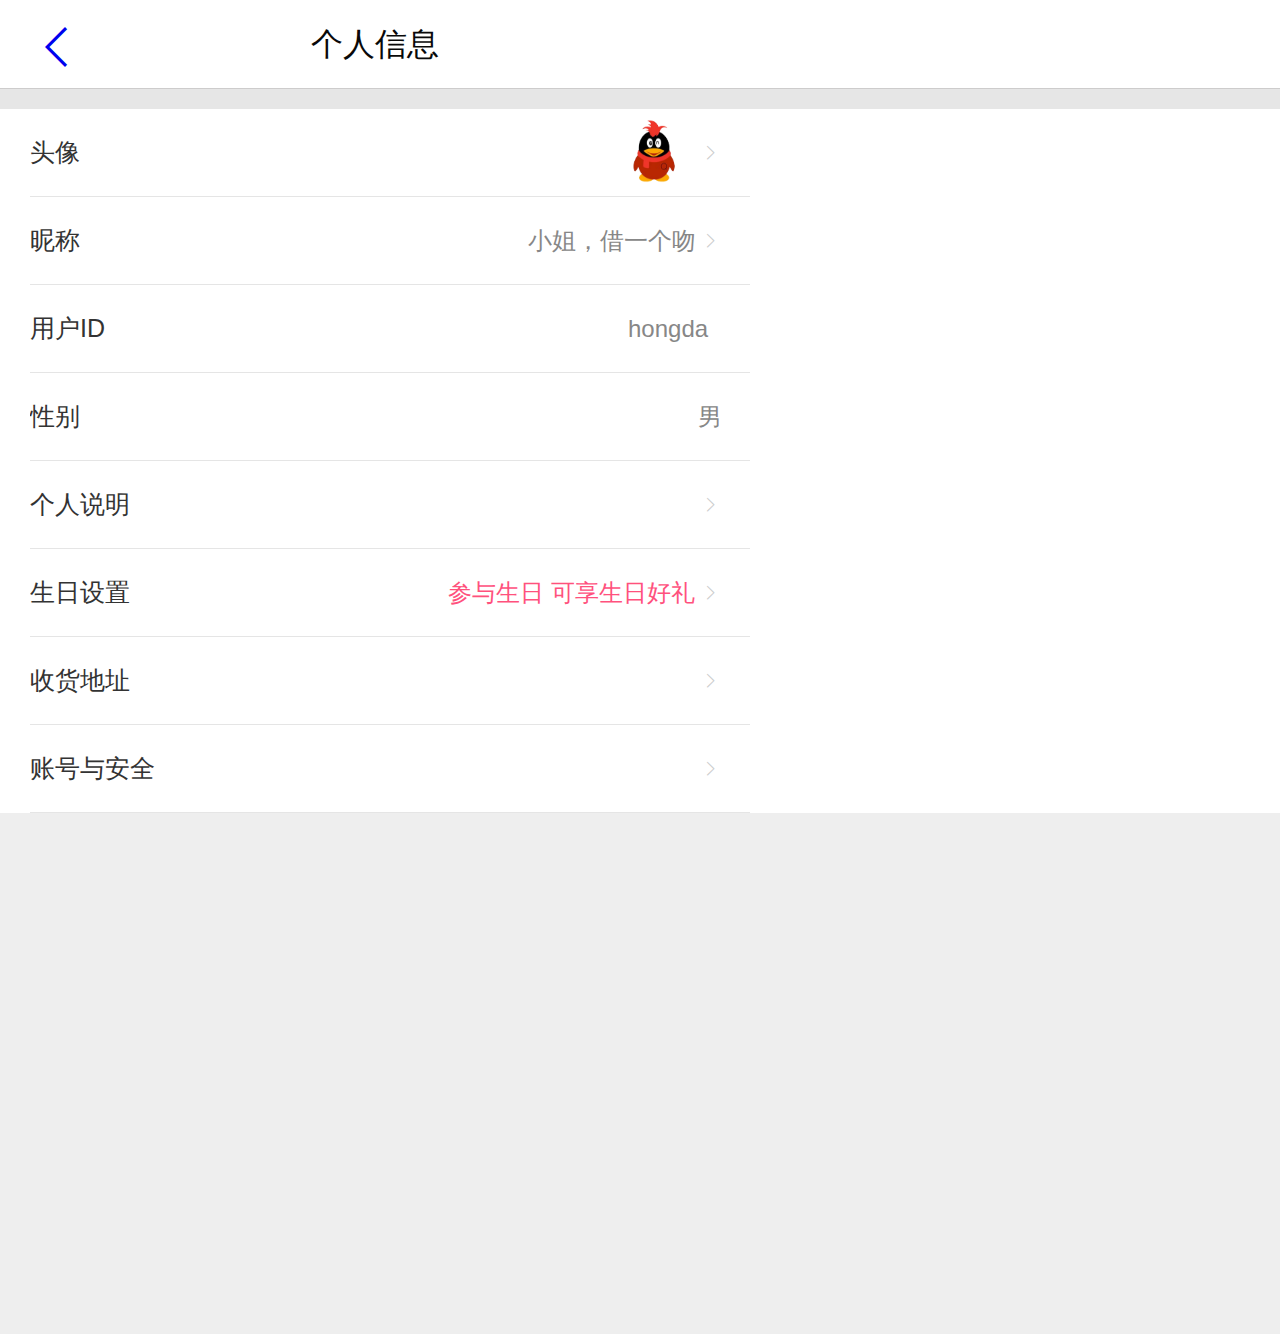
<file: index5.html>
<!DOCTYPE html>
<html lang="en">
<head>
	<meta charset="UTF-8">
	<title>个人信息</title>
	<meta name="viewport" content="width=device-width">
	<script src="javascript/rem.js"></script>
	<link rel="stylesheet" href="css/index5.css">
	<link rel="stylesheet" href="iconfont/iconfont.css">
</head>
<body>
<!-- 头部开始 -->
	<section class="shezhi">
		<div class="xitong-top">
			<div class="neibu">
				<a href="index4.html"><div class="neibu-left iconfont icon-fanhui1"></div></a>
				<div class="neibu-right">个人信息</div>
			</div>
		</div>
		<div class="xitong-bottom"></div>
	</section>
<!-- 头部结束 -->
<!-- 主体开始 -->
	<section class="zhuti">
		<ul>
			<li>
				<a href="">
					<div class="left">头像</div>
					<div class="right">
						<div class="right-left">
							<div class="touxiang"><img src="img/qqtouxiang.png" alt=""></div>
						</div>
						<div class="right-right iconfont icon-jinru"></div>
					</div>
				</a>
			</li>
			<li>
				<a href="">
					<div class="left">昵称</div>
					<div class="right">
						<div class="right-left">小姐，借一个吻</div>
						<div class="right-right iconfont icon-jinru"></div>
					</div>
				</a>
			</li>
			<li>
				<a href="">
					<div class="left">用户ID</div>
					<div class="right1">hongda
						<!-- <div class="right-left"></div>
						<div class="right-right">></div> -->
					</div>
				</a>
			</li>
			<li>
				<a href="">
					<div class="left">性别</div>
					<div class="right2">男
						<!-- <div class="right-left"></div>
						<div class="right-right"></div> -->
					</div>
				</a>
			</li>
			<li>
				<a href="">
					<div class="left">个人说明</div>
					<div class="right">
						<div class="right-left"></div>
						<div class="right-right iconfont icon-jinru"></div>
					</div>
				</a>
			</li>
			<li>
				<a href="">
					<div class="left">生日设置</div>
					<div class="right">
						<div class="right-left1">参与生日 可享生日好礼</div>
						<div class="right-right iconfont icon-jinru"></div>
					</div>
				</a>
			</li>
			<li>
				<a href="">
					<div class="left">收货地址</div>
					<div class="right">
						<div class="right-left"></div>
						<div class="right-right iconfont icon-jinru"></div>
					</div>
				</a>
			</li>
			<li>
				<a href="">
					<div class="left">账号与安全</div>
					<div class="right">
						<div class="right-left"></div>
						<div class="right-right iconfont icon-jinru"></div>
					</div>
				</a>
			</li>
		</ul>
	</section>
<!-- 主体结束 -->
</body>
</html>
</file>
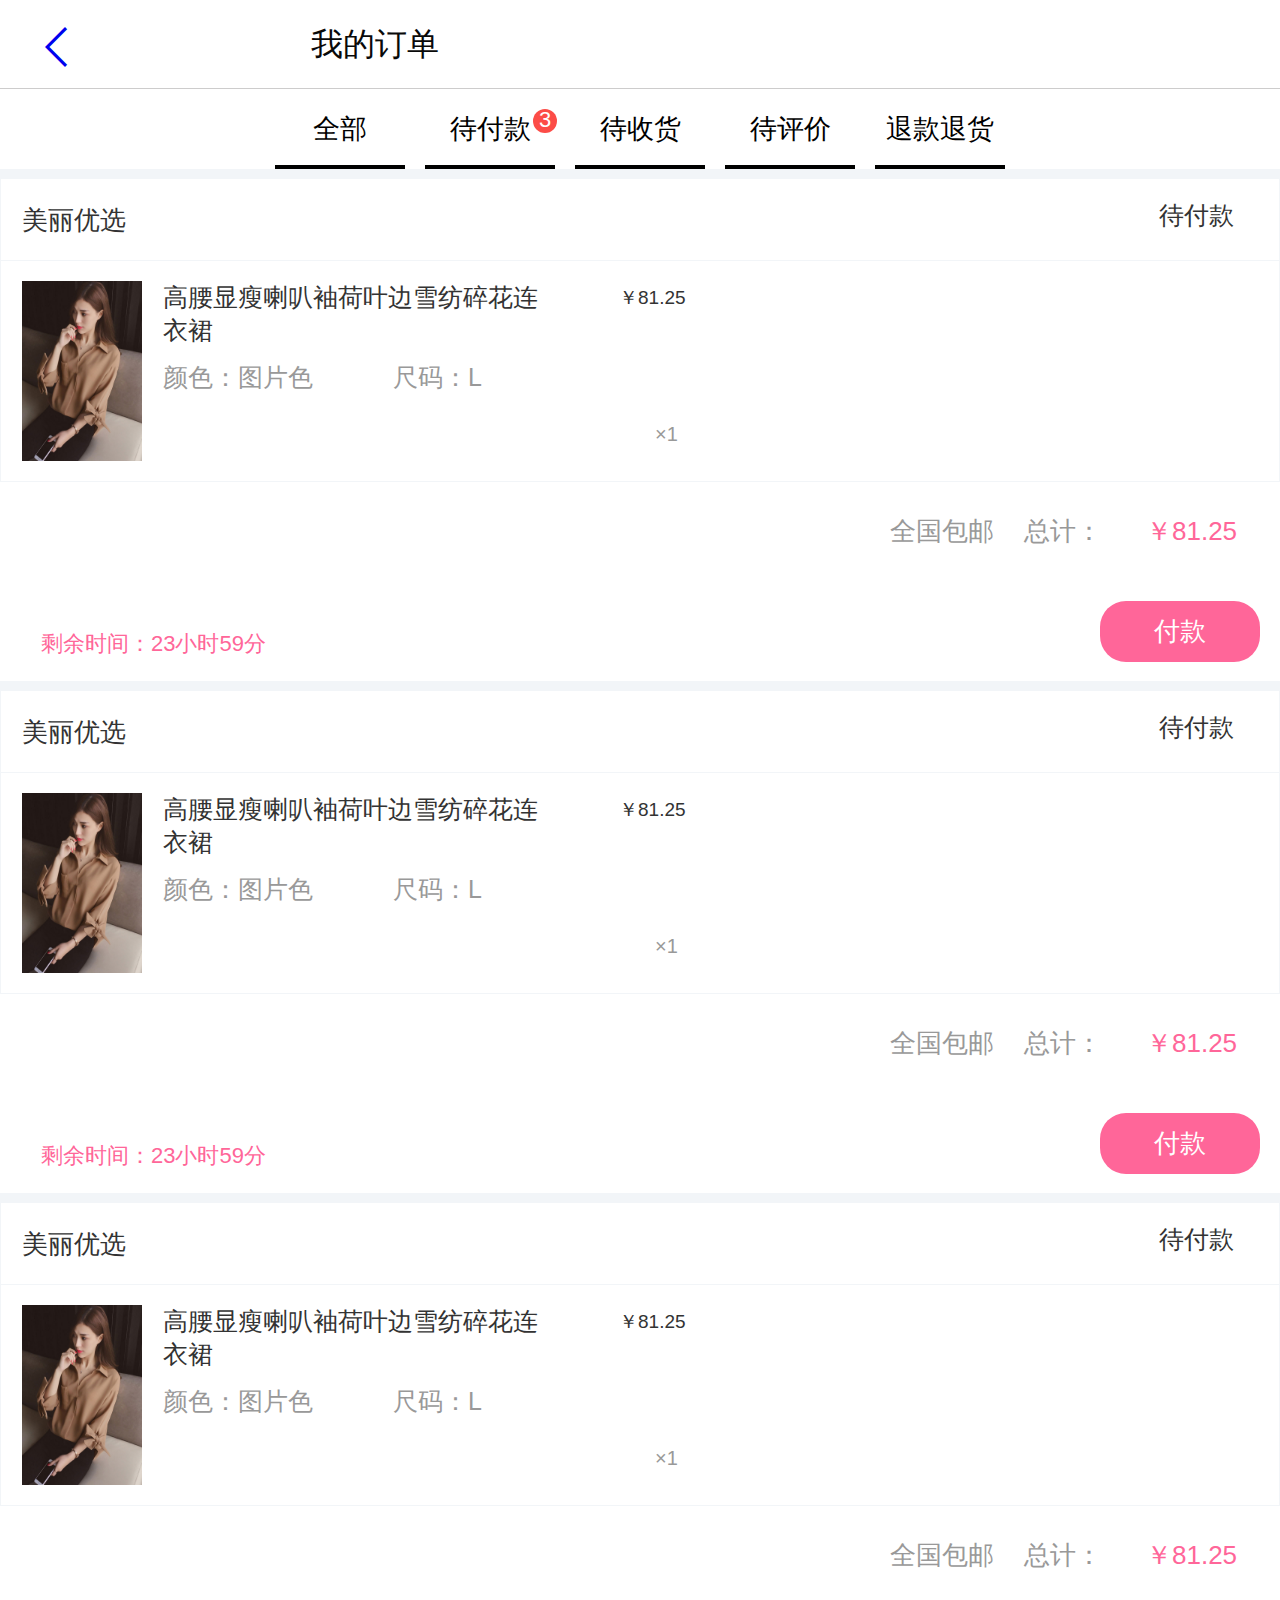
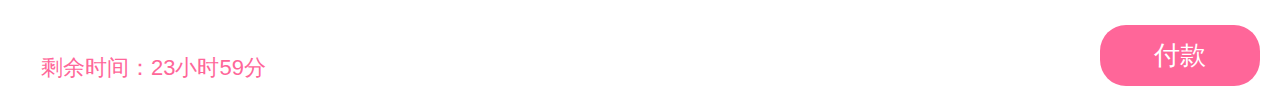
<file: index6.html>
<!DOCTYPE html>
<html lang="en">
<head>
	<meta charset="UTF-8">
	<title>我的订单</title>
	<meta name="viewport" content="width=device-width">
	<script src="javascript/rem.js"></script>
	<link rel="stylesheet" href="css/index6.css">
  <link rel="stylesheet" href="iconfont/iconfont.css">
</head>
<body>
	<section class="shezhi">
		<div class="xitong-top">
			<div class="neibu">
				<a href="index3.html"><div class="neibu-left iconfont icon-fanhui1"></div></a>
				<div class="neibu-right">我的订单</div>
			</div>
		</div>
		<div class="xitong-bottom"></div>
	</section>
    <section class="nav">
    	<ul>
    		<li>
    			<a href="">全部</a>
    		</li>
    		<li>
    			<a href="">待付款</a>
    			<div class="jiaoma">3</div>
    		</li>
    		<li>
    			<a href="">待收货</a>
    		</li>
    		<li>
    			<a href="">待评价</a>
    		</li>
    		<li>
    			<a href="">退款退货</a>
    		</li>
    	</ul>
    </section>
    <section class="dingdan">
       <div class="yihang">
    		<div class="left">美丽优选</div>
    		<div class="right">待付款</div>
       </div>
       <a href="index8.html">
    	<div class="erhang">
    		<div class="left"><img src="img/upload_2cailh5332fei96f9bdf3heigaf9i_640x900.jpg_320x999.webp" alt=""></div>
    		<div class="right">
    			<div class="right-top">
    				<div class="left1">高腰显瘦喇叭袖荷叶边雪纺碎花连<br>衣裙</div>
    				<div class="right1">￥81.25</div>
    			</div>
    			<div class="right-center">
    				<div class="left2">颜色：图片色</div>
    				<div class="right2">尺码：L</div>
    			</div>
    			<div class="right-bottom">×1</div>
    		</div>
    	</div>
       </a>
       <div class="sanhan">
       	 <div class="sanhang">
       	<div class="left">全国包邮</div>
       	<div class="center">总计：</div>
       	<div class="right">￥81.25</div>
       </div>
       </div>
       <div class="sihang">
       	<div class="left">剩余时间：23小时59分</div>
       	<a href=""><div class="right">付款</div></a>
       </div>
    </section>
     <section class="dingdan">
       <div class="yihang">
    		<div class="left">美丽优选</div>
    		<div class="right">待付款</div>
       </div>
       <a href="">
    	<div class="erhang">
    		<div class="left"><img src="img/upload_2cailh5332fei96f9bdf3heigaf9i_640x900.jpg_320x999.webp" alt=""></div>
    		<div class="right">
    			<div class="right-top">
    				<div class="left1">高腰显瘦喇叭袖荷叶边雪纺碎花连<br>衣裙</div>
    				<div class="right1">￥81.25</div>
    			</div>
    			<div class="right-center">
    				<div class="left2">颜色：图片色</div>
    				<div class="right2">尺码：L</div>
    			</div>
    			<div class="right-bottom">×1</div>
    		</div>
    	</div>
       </a>
       <div class="sanhan">
       	 <div class="sanhang">
       	<div class="left">全国包邮</div>
       	<div class="center">总计：</div>
       	<div class="right">￥81.25</div>
       </div>
       </div>
       <div class="sihang">
       	<div class="left">剩余时间：23小时59分</div>
       	<a href=""><div class="right">付款</div></a>
       </div>
    </section>
     <section class="dingdan">
       <div class="yihang">
    		<div class="left">美丽优选</div>
    		<div class="right">待付款</div>
       </div>
       <a href="">
    	<div class="erhang">
    		<div class="left"><img src="img/upload_2cailh5332fei96f9bdf3heigaf9i_640x900.jpg_320x999.webp" alt=""></div>
    		<div class="right">
    			<div class="right-top">
    				<div class="left1">高腰显瘦喇叭袖荷叶边雪纺碎花连<br>衣裙</div>
    				<div class="right1">￥81.25</div>
    			</div>
    			<div class="right-center">
    				<div class="left2">颜色：图片色</div>
    				<div class="right2">尺码：L</div>
    			</div>
    			<div class="right-bottom">×1</div>
    		</div>
    	</div>
       </a>
       <div class="sanhan">
       	 <div class="sanhang">
       	<div class="left">全国包邮</div>
       	<div class="center">总计：</div>
       	<div class="right">￥81.25</div>
       </div>
       </div>
       <div class="sihang">
       	<div class="left">剩余时间：23小时59分</div>
       	<a href=""><div class="right">付款</div></a>
       </div>
    </section>
</body>
</html>
</file>
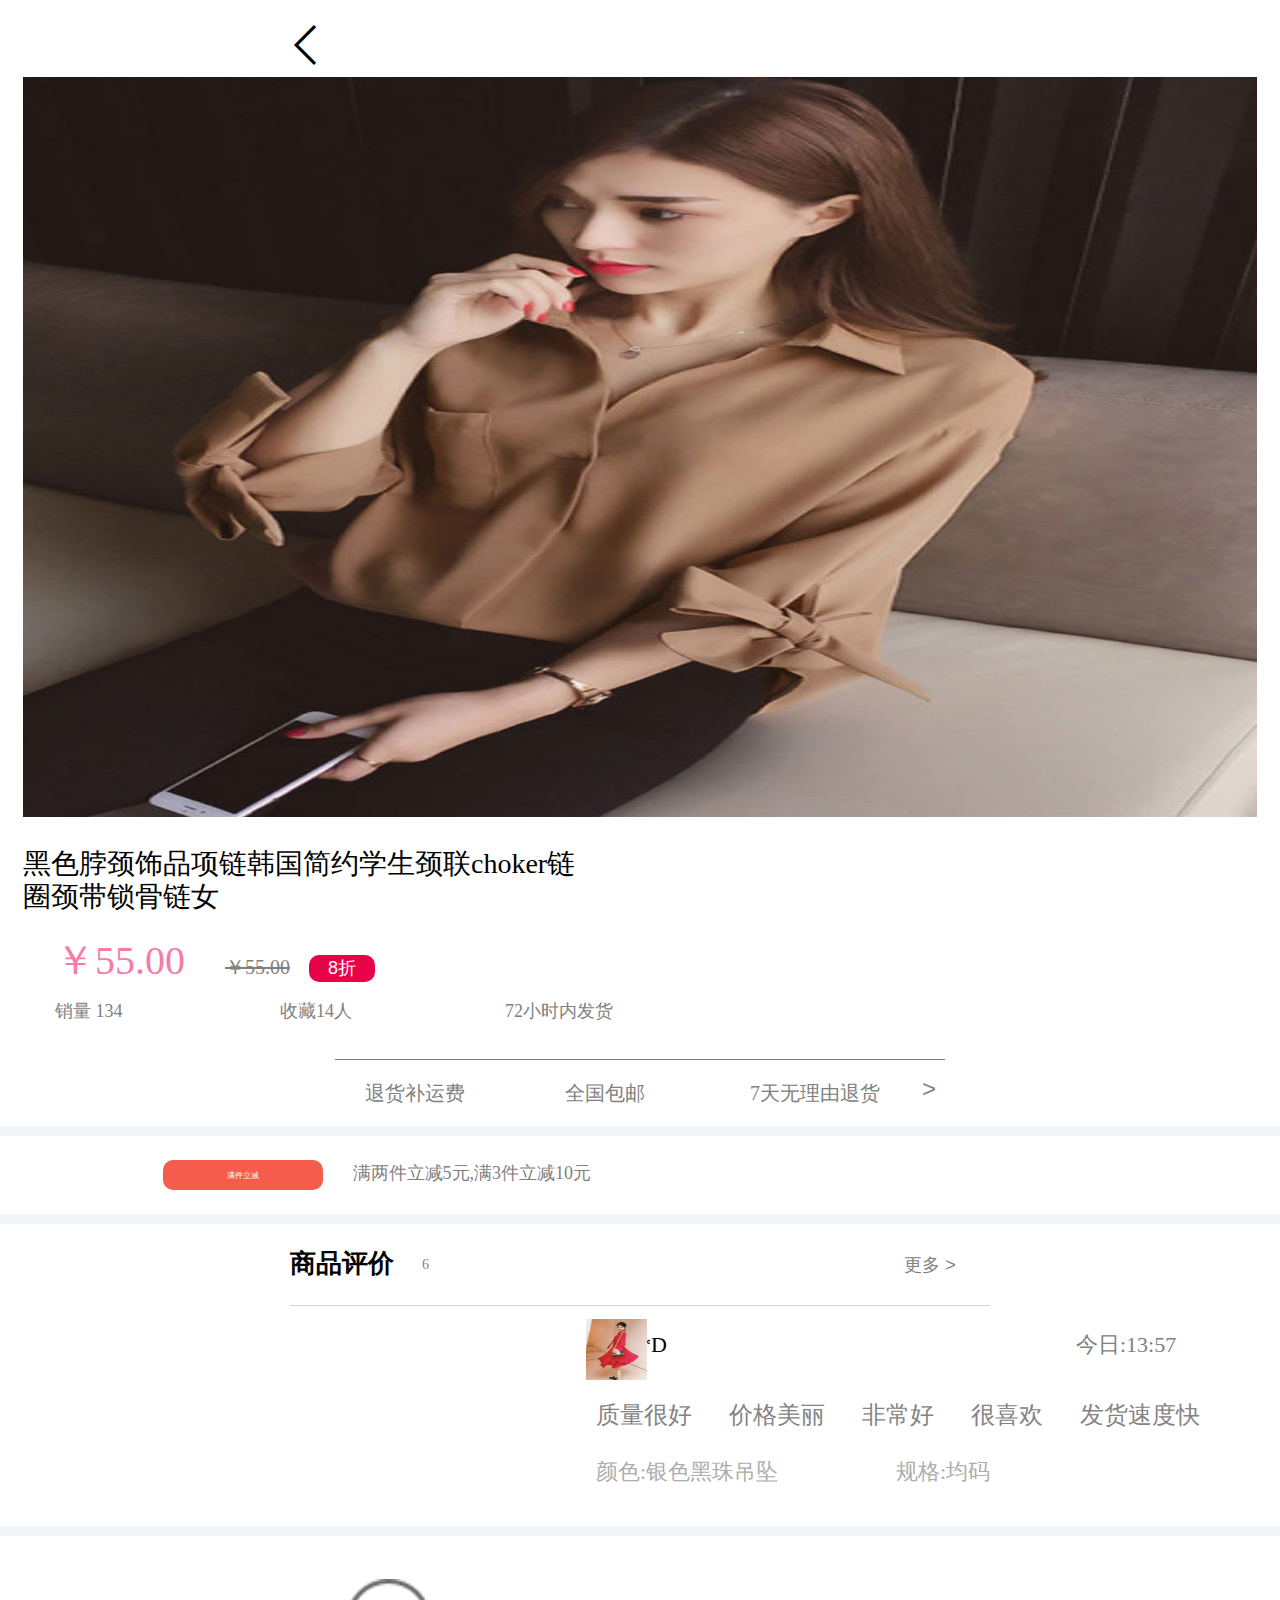
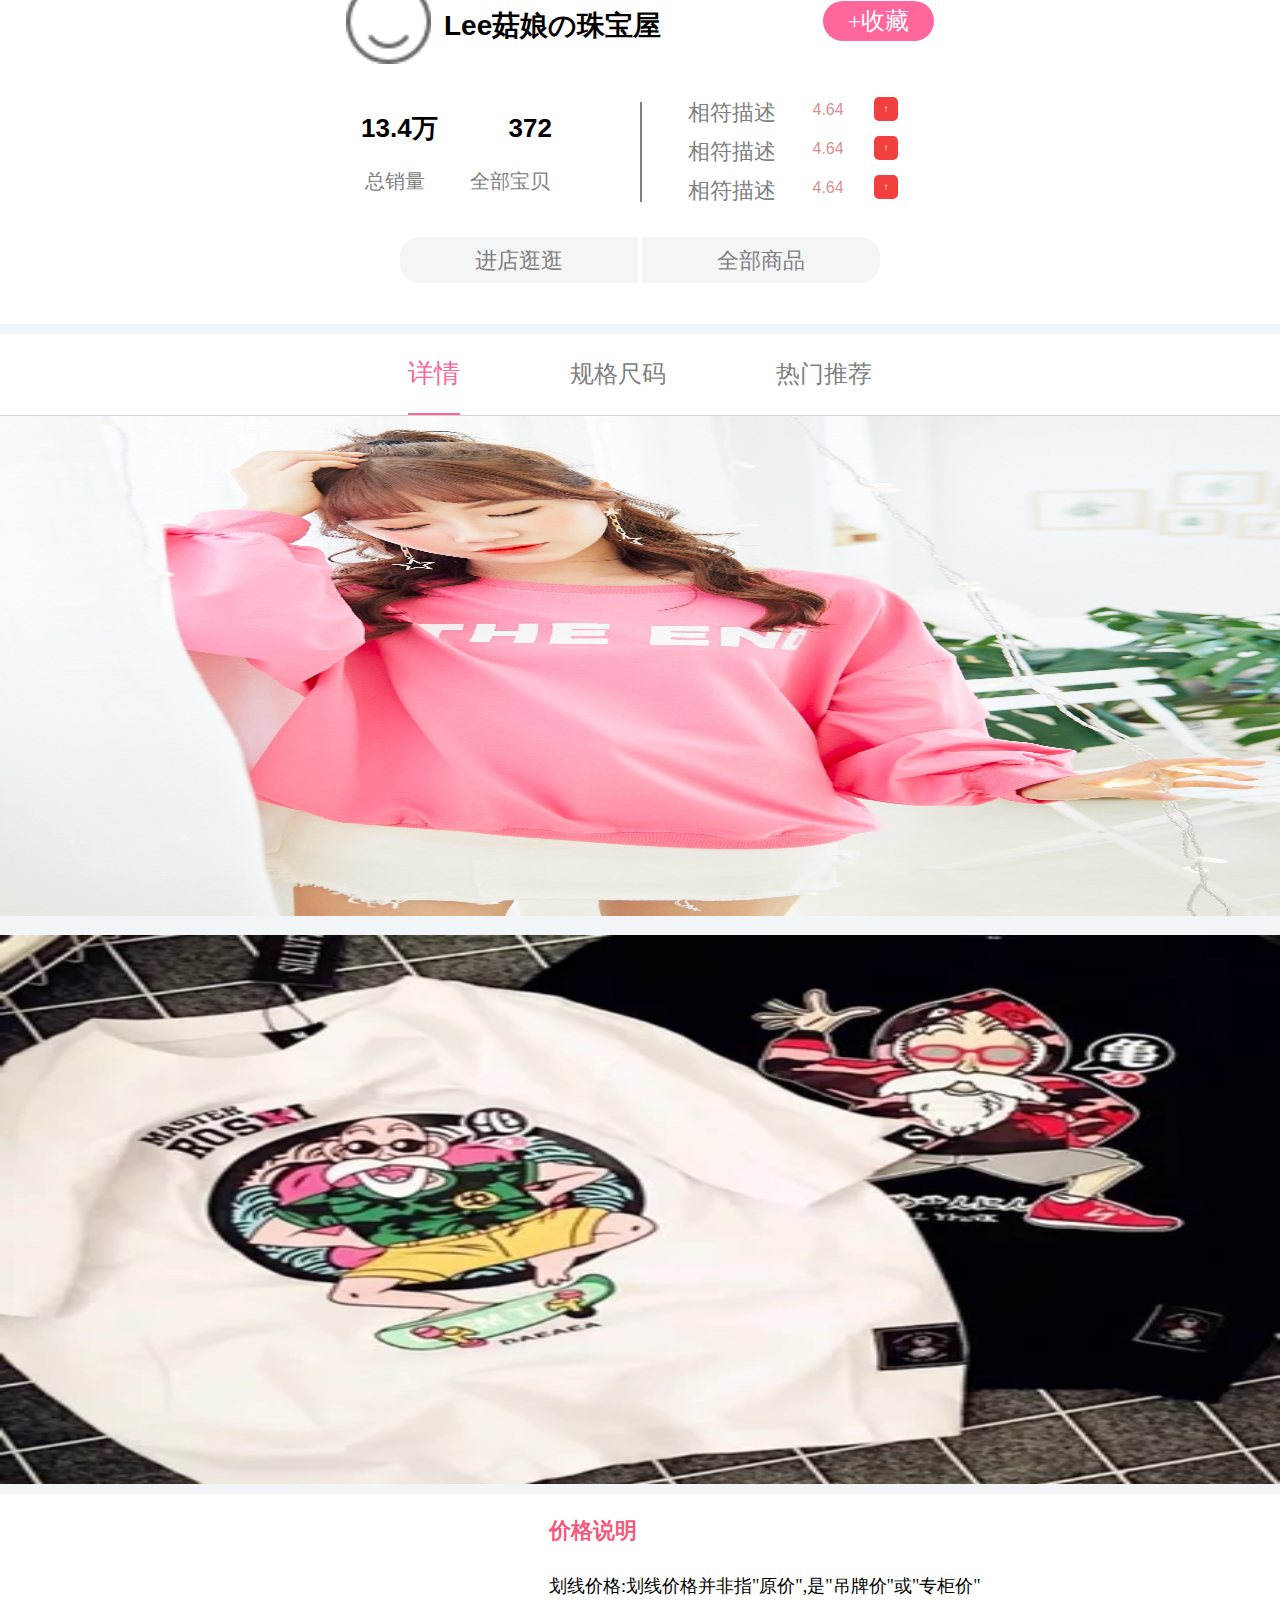
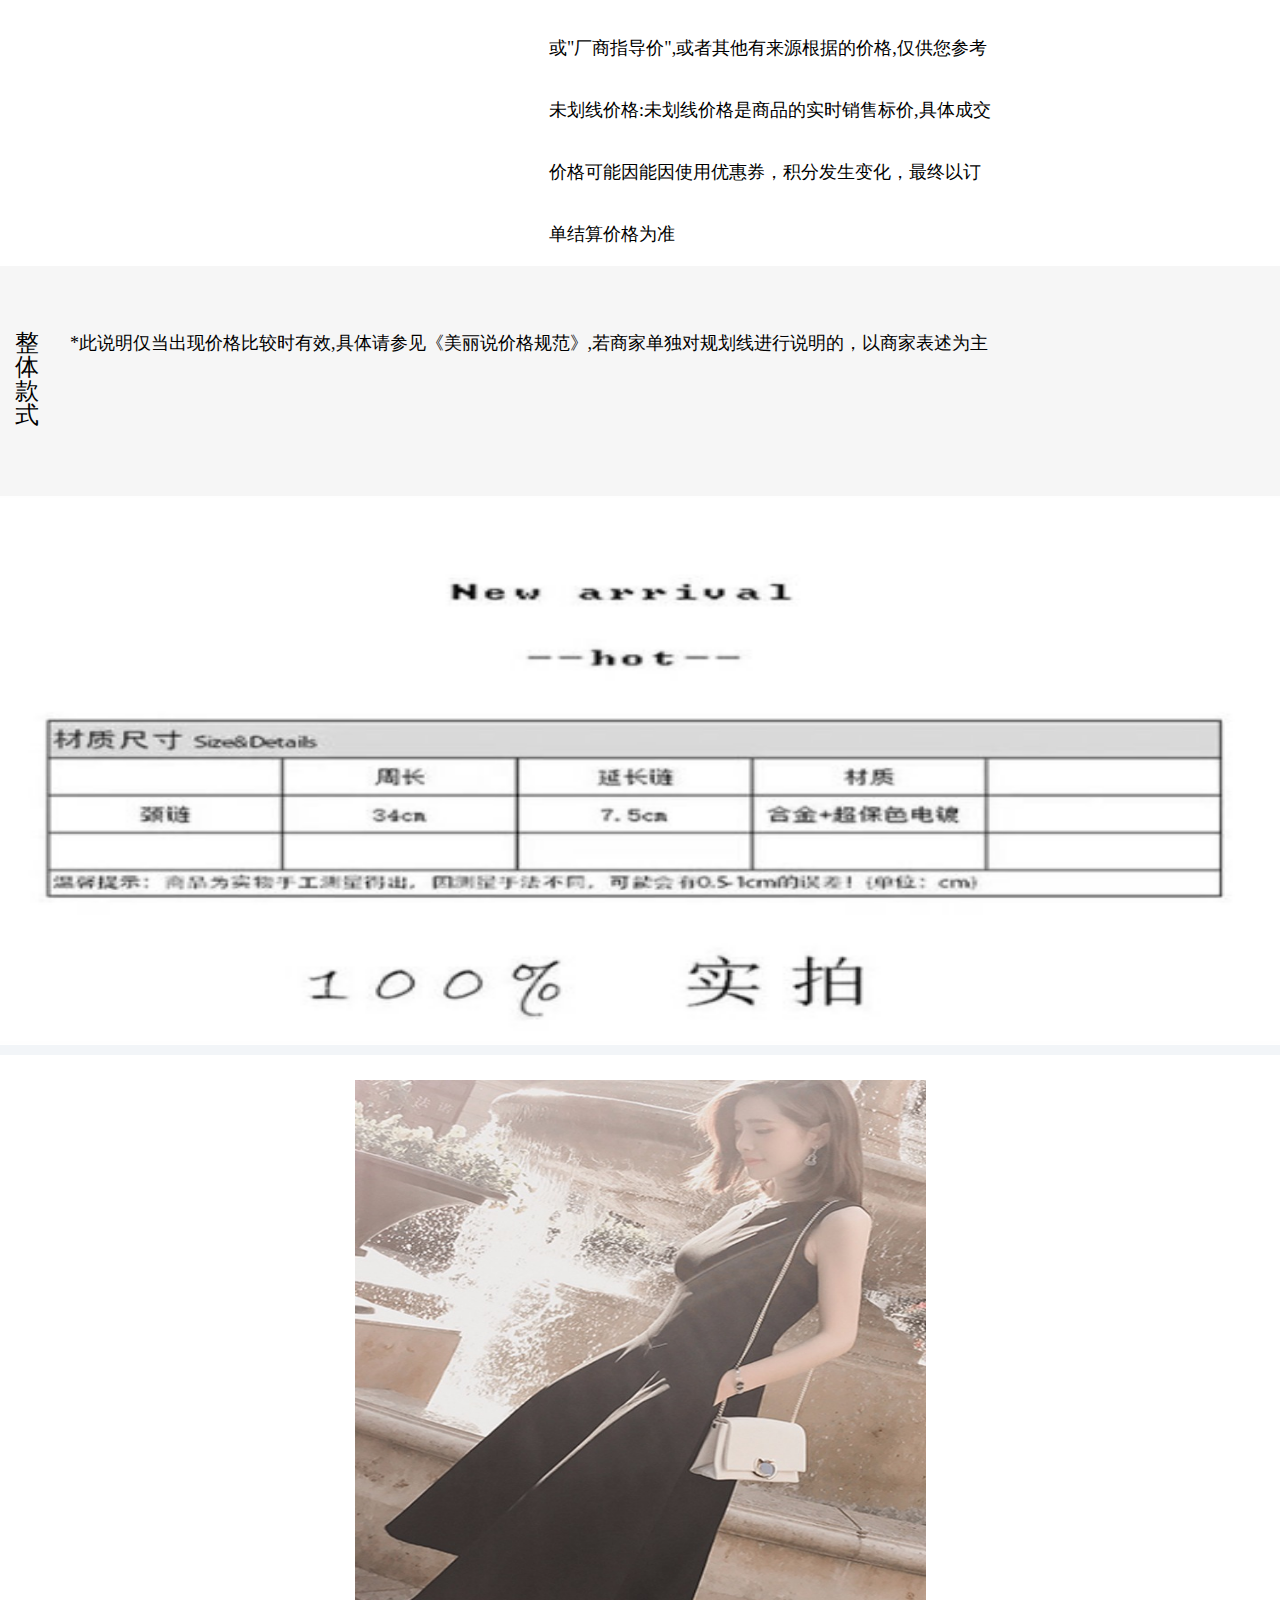
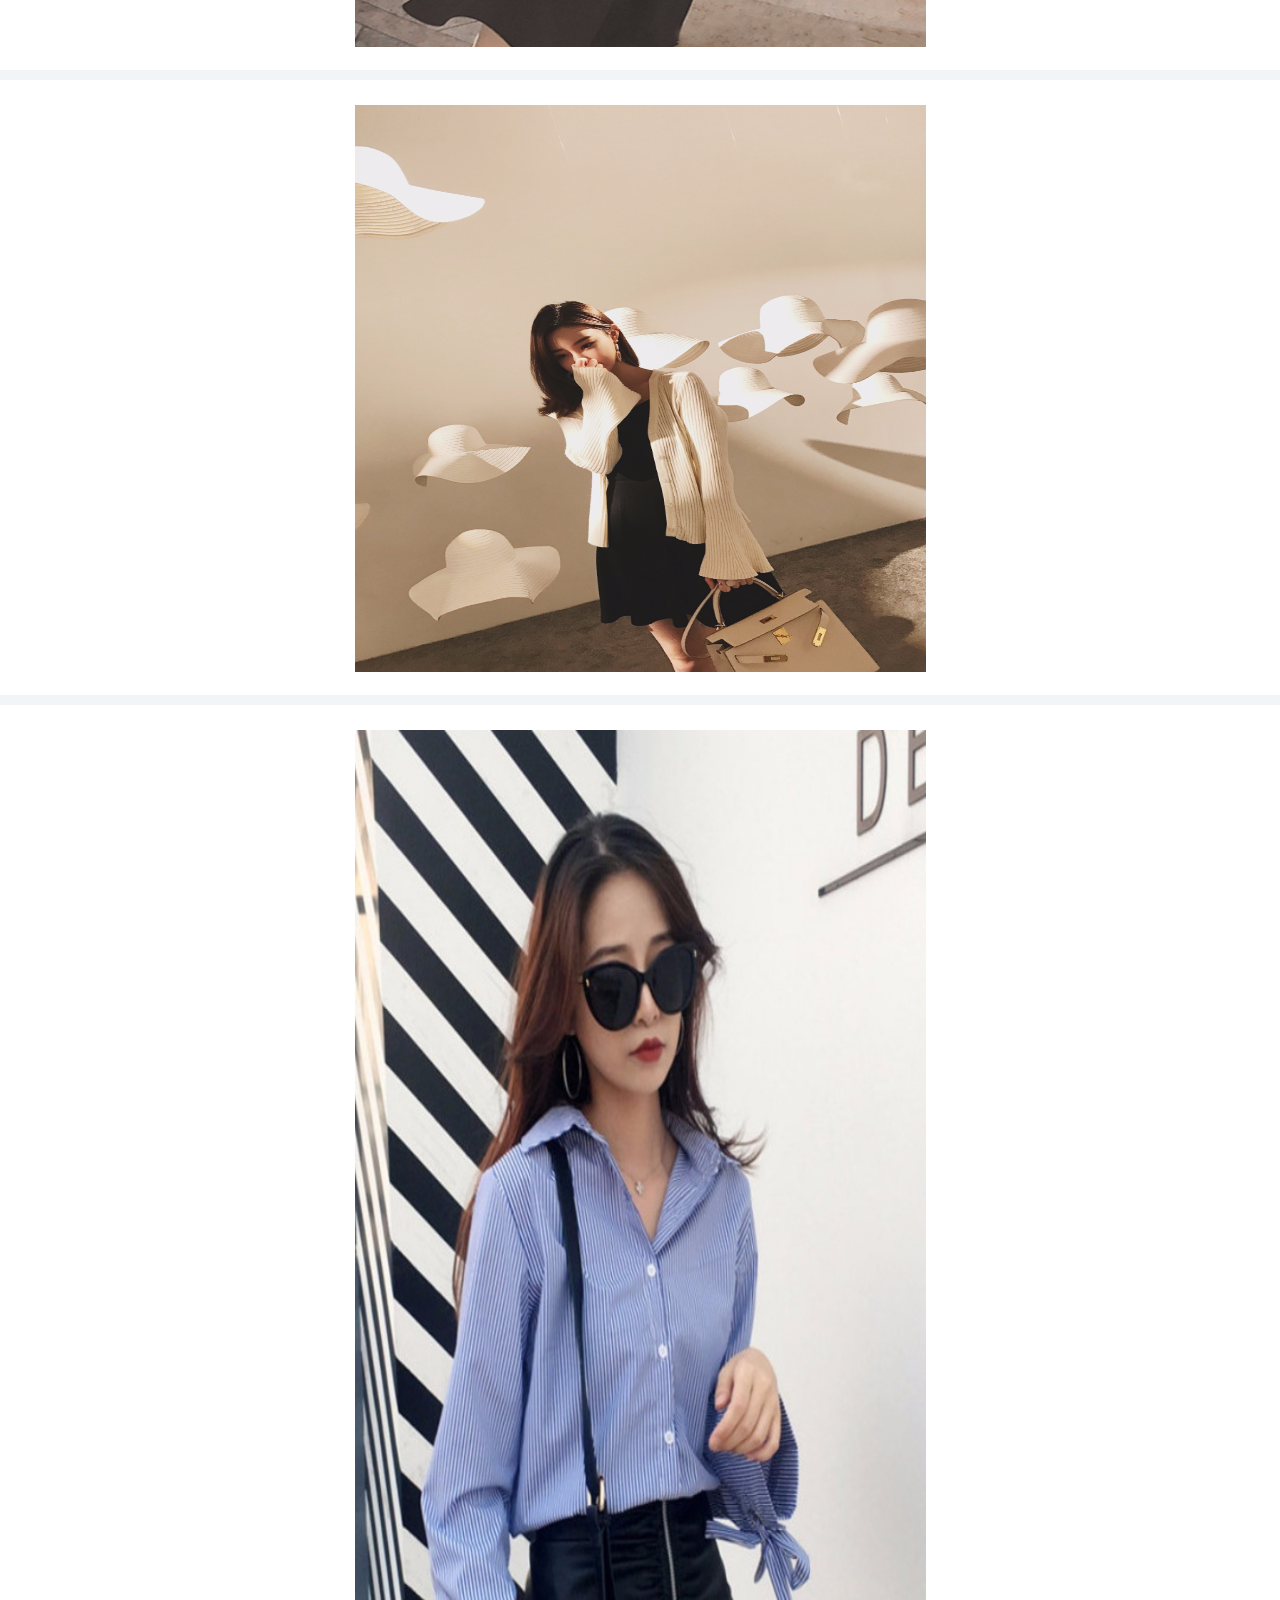
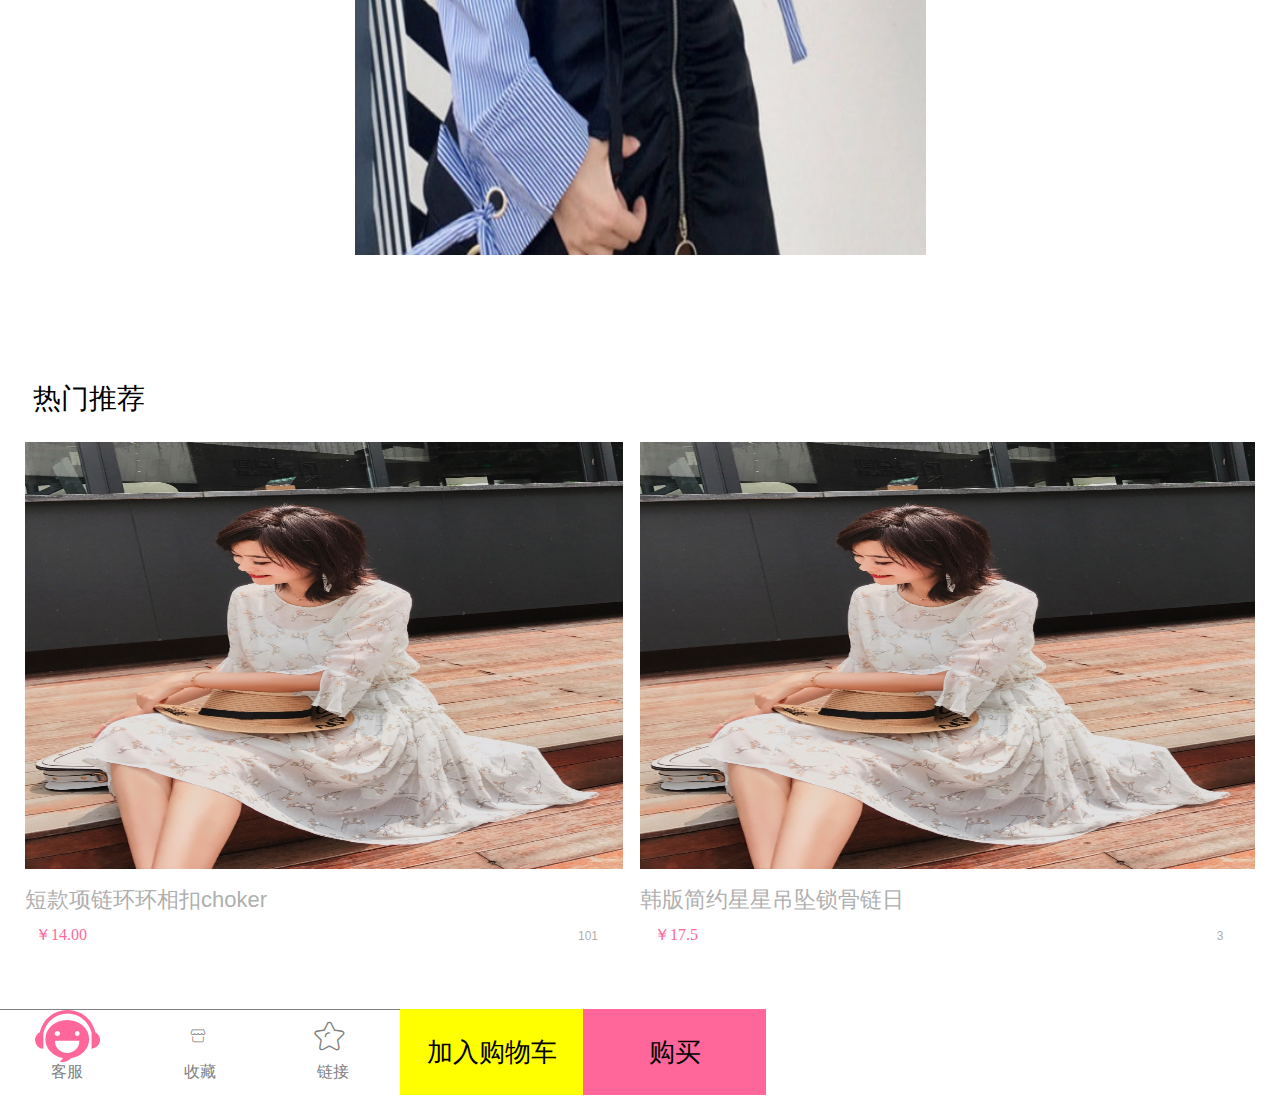
<file: index8.html>
<!DOCTYPE html>
<html lang="en">
<head>
	<meta charset="UTF-8">
	<title>商品详情</title>
	<meta name="viewport" content="width=device-width">
	<script src="javascript/rem.js"></script>
	<link rel="stylesheet" href="css/index8.css">
	<link rel="stylesheet" href="iconfont/iconfont.css">
</head>
<body>
	<!-- 头部开始 -->
	<div class="top">
	    <div class="center">
		<a href="index6.html" class="a1 iconfont icon-fanhui1"></a>
		<div class="iconfont icon-zhuanfa"></div>
		<div class="iconfont icon-gouwuche1"></div>
		</div>
	</div>
	<div id="top"></div>
<!-- 头部结束 -->
<!-- 具体信息开始 -->
   <div class="photos">
	<img src="img/upload_2cailh5332fei96f9bdf3heigaf9i_640x900.jpg_320x999.webp" alt="" class="img1">
	</div>
	<div class="name">
		<p>黑色脖颈饰品项链韩国简约学生颈联choker链</p>
		<p>圈颈带锁骨链女</p>
	</div>
	<div class="price">
		<div class="top2">
			<div class="left">￥55.00</div>
			<div class="center">￥55.00</div>
			<div class="right">
				<p class="p3">8折</p>
			</div>
		</div>
		<div class="bottom2">
			<p class="p4">销量 134</p>
			<p class="p5">收藏14人</p>
			<p class="p6">72小时内发货</p>
		</div>
	</div>
	<div class="tubiao">
		<div class="left">
			<div class="t1">
				<div class="iconfont icon-dagou"></div>
				<div class="title">退货补运费</div>
			</div>
			<div class="t2">
				<div class="iconfont icon-dagou"></div>
				<div class="title">全国包邮</div>
			</div>
			<div class="t3">
				<div class="iconfont icon-dagou"></div>
				<div class="title">7天无理由退货</div>
			</div>

		</div>
		<div class="right">></div>
	</div>
<!-- 具体信息结束 -->
<div class="tiao"></div>
<!-- 满减立减开始 -->
<div class="jian">
	<div class="left">
		<div class="juxing">
			<p class="p6">满件立减</p>
		</div>
		<p class="p7">满两件立减5元,满3件立减10元</p>
	</div>
	<div class="right">
		<!-- <p class="p8">...</p> -->
	</div>
	</div>
<!-- 立减结束 -->
<div class="tiao"></div>
<!-- 商品评价开始 -->
<div class="pingajia">
	<div class="left">
		<p class="p1">
			<b>商品评价</b>
		</p>
		<p class="p2">6</p>
	</div>
	<div class="right">
		<a href="">
			更多 >
		</a>
	</div>
</div>
<div class="tupian">
	<div class="center">
		<div class="img1">
			<img src="img/upload_1jb80fk2fe6lkali8d9b8b3dbk376_640x900.jpg_320x999.webp" alt="	">
		</div>
		<div class="wenzi">	
		<div class="t1">
			<p class="p1">珂***D</p>
			<P class="p2">今日:13:57</P>
		</div>
		<div class="t2">
			<ul>
				<li>质量很好</li>
				<li>价格美丽</li>
				<li>非常好</li>
				<li>很喜欢</li>
				<li>发货速度快</li>
			</ul>
		</div>
		<div class="t3">
			<p class="p1">颜色:银色黑珠吊坠</p>
			<p class="p2">规格:均码</p>
		</div>
		<!-- <div class="photo">
		     <img src="img/upload_83c14f07ee5aga8g62j01f7cgbiaf_640x900.jpg_320x999.webp" alt="">
			</div> -->
		</div>
	</div>
</div>
<!-- 商品评价结束 -->
<div class="tiao1"></div>
<!-- 店铺信息开始 -->
<div class="dianpu">
	<div class="top1">
		<div class="left">
			<div class="photo">
				<img src="img/4.png	" alt="">
			</div>
			<a href="	" class="a1"><b>Lee菇娘の珠宝屋</b></a>
		</div>
		<div class="right">
			<a href="	" class="a2">+收藏</a>
		</div>
	</div>
	<div class="center">
		<div class="left">
			<div class="t1">
				<p class="p1"><b>13.4万</b></p>
				<p class="p2"><b>372</b></p>
			</div>
			<div class="t2">
				<p class="p3">总销量</p>
				<p class="p4">全部宝贝</p>
			</div>
		</div>
		<div class="right">	
		<div class="p6">
			<a href="" class="a1">相符描述</a>
			<a class="a2">4.64</a>
             <div class="juxing">
             	<p class="p1">↑</p>
             </div>
		</div>
		<div class="p6">
			<a href="" class="a1">相符描述</a>
			<a class="a2">4.64</a>
             <div class="juxing">
             	<p class="p1">↑</p>
             </div>
		</div>
		<div class="p6">
			<a href="" class="a1">相符描述</a>
			<a class="a2">4.64</a>
             <div class="juxing">
             	<p class="p1">↑</p>
             </div>
		</div>
		</div>
	</div>
	<div class="bottom">	
      <div class="yuanjiao">
      	<ul>
      		<li>
      			<a href="" class="a1">进店逛逛</a>
      			

      		</li>
      		<li>
      			<a href="" class="a1">全部商品</a>
      		</li>
      	</ul>
      </div>
	</div>
</div>
<!-- 店铺信息结束 -->
<div class="tiao"></div>
<!-- 详情开始 -->
<div class="xiangqing">
	<ul>
		<li>
		 <a href="" class="a1">详情</a></li>
		<li>
		 <a href="" class="a2">规格尺码</a></li>
		</li>
		<li>
		 <a href="" class="a2">热门推荐</a></li>
		</li>
	</ul>
</div>
<div class="tupian1">
	<img src="img/upload_88i8726h7jdla48l4cgi67kggi895_1600x2250.jpg_320x999.webp" alt="">
</div>
<div class="tiao"></div>

<!-- <div class="photo1">
	<img src="img/upload_7i95ik8jf4ek96e15hg9ck8aeid5k_640x900.jpg_640x999.jpg_400x400.v1cOK.81.webp" alt="">
</div> -->
<div class="tiao"></div>
<div class="photo2">
	<img src="img/upload_48ai59cc61d3ak2jilh8cik75809b_640x900.jpg_640x999.jpg_400x400.v1cOK.81.webp" alt="">
</div>
<div class="tiao"></div>
<!-- 详情结束 -->
<!-- 尺码说明开始 -->
<div class="chima">
	<div class="top2">
		<div class="juxing"></div>
		<div class="wenzi">
			<p class="p1"><b>价格说明</b></p>
			<p class="p2">划线价格:划线价格并非指"原价",是"吊牌价"或"专柜价"</p>
			<p class="p2">或"厂商指导价",或者其他有来源根据的价格,仅供您参考</p>
			<p class="p2">未划线价格:未划线价格是商品的实时销售标价,具体成交</p>
			<p class="p2">价格可能因能因使用优惠券，积分发生变化，最终以订
			</p>
			<p class="p2">单结算价格为准</p>
		</div>
	</div>
	<div class="top3">
		<p class="p3">*此说明仅当出现价格比较时有效,具体请参见《美丽说价格</p>
		<p class="p3">规范》,若商家单独对规划线进行说明的，以商家表述为主</p>
	</div>
</div>
<!-- 尺码说明结束 -->
<!-- 款式开始 -->
<div class="kuanshi">
	<p>整体款式</p>
</div>
<div class="photo2">
		<img src="img/8.png" alt="">
	</div>
<div class="tiao"></div>
<div class="photo5">
		<img src="img/upload_135cc707k05f3l0d80fb5gf4dcc6l_640x900.jpg_320x999.webp" alt="">
</div>
<div class="tiao"></div>
<div class="photo5">
		<img src="img/upload_45a087ekb0dad738e9k5jdkgekg4b_1600x2250.jpg_320x999.webp" alt="">
</div>
<div class="tiao"></div>
<div class="photo6">
		<img src="img/upload_83dec07j7ig6lca16168c84hkcal4_640x900.jpg_320x999.webp" alt="">
</div>
<!-- 款式结束 -->
<!-- 热门推荐开始 -->
<div class="tuijian">
	<p>热门推荐</p>
</div>
<div class="tupian3">
	<ul>
		<li> 
		   <div class="t1">
			<img src="img/upload_8ab0ii103bej6bjhhfl46c8e910g7_1600x2250.jpg_640x999.webp" alt="">
			</div>
			<p class="p1">短款项链环环相扣choker</p>
			<div class="bottom">
				<div class="left">￥14.00</div>
				<div class="right">
				<a href="">
					<div class="iconfont icon-xiaolian"></div>
				</a>
                 <p class="p2">101</p>
				</div>
			</div>
		</li>
		<li>
			   <div class="t1">
			<img src="img/upload_8ab0ii103bej6bjhhfl46c8e910g7_1600x2250.jpg_640x999.webp" alt="">
			</div>
			<p class="p1">韩版简约星星吊坠锁骨链日</p>
			<div class="bottom">
				<div class="left">￥17.5</div>
				<div class="right">
				<a href="">
					<div class="iconfont icon-xiaolian"></div>
				</a>
                 <p class="p2">3</p>
				</div>
			</div>
		</li>
	</ul>
</div>
<!-- 热门推荐结束 -->
<!-- 底部开始 -->
<div class="last">
	<div class="left">
	<div class="tubiao">
		<div class="logo1 iconfont icon-weibiaoti1-copy"></div>
		<div class="logo2 iconfont icon-dianpu"></div>
		<div class="logo3 iconfont icon-shoucang"></div>
		</div>
		<div class="wenz">
        <a href="">客服</a>
        <a href="">收藏</a>
        <a href="">链接</a>
		</div>
	</div>
	<div class="center">
		<a class="a1">加入购物车</a>
	</div>
	<div class="right">
		<a class="a1">购买</a>
	</div>
</div>
<!-- 底部结束 -->
</body>
</html>
</file>
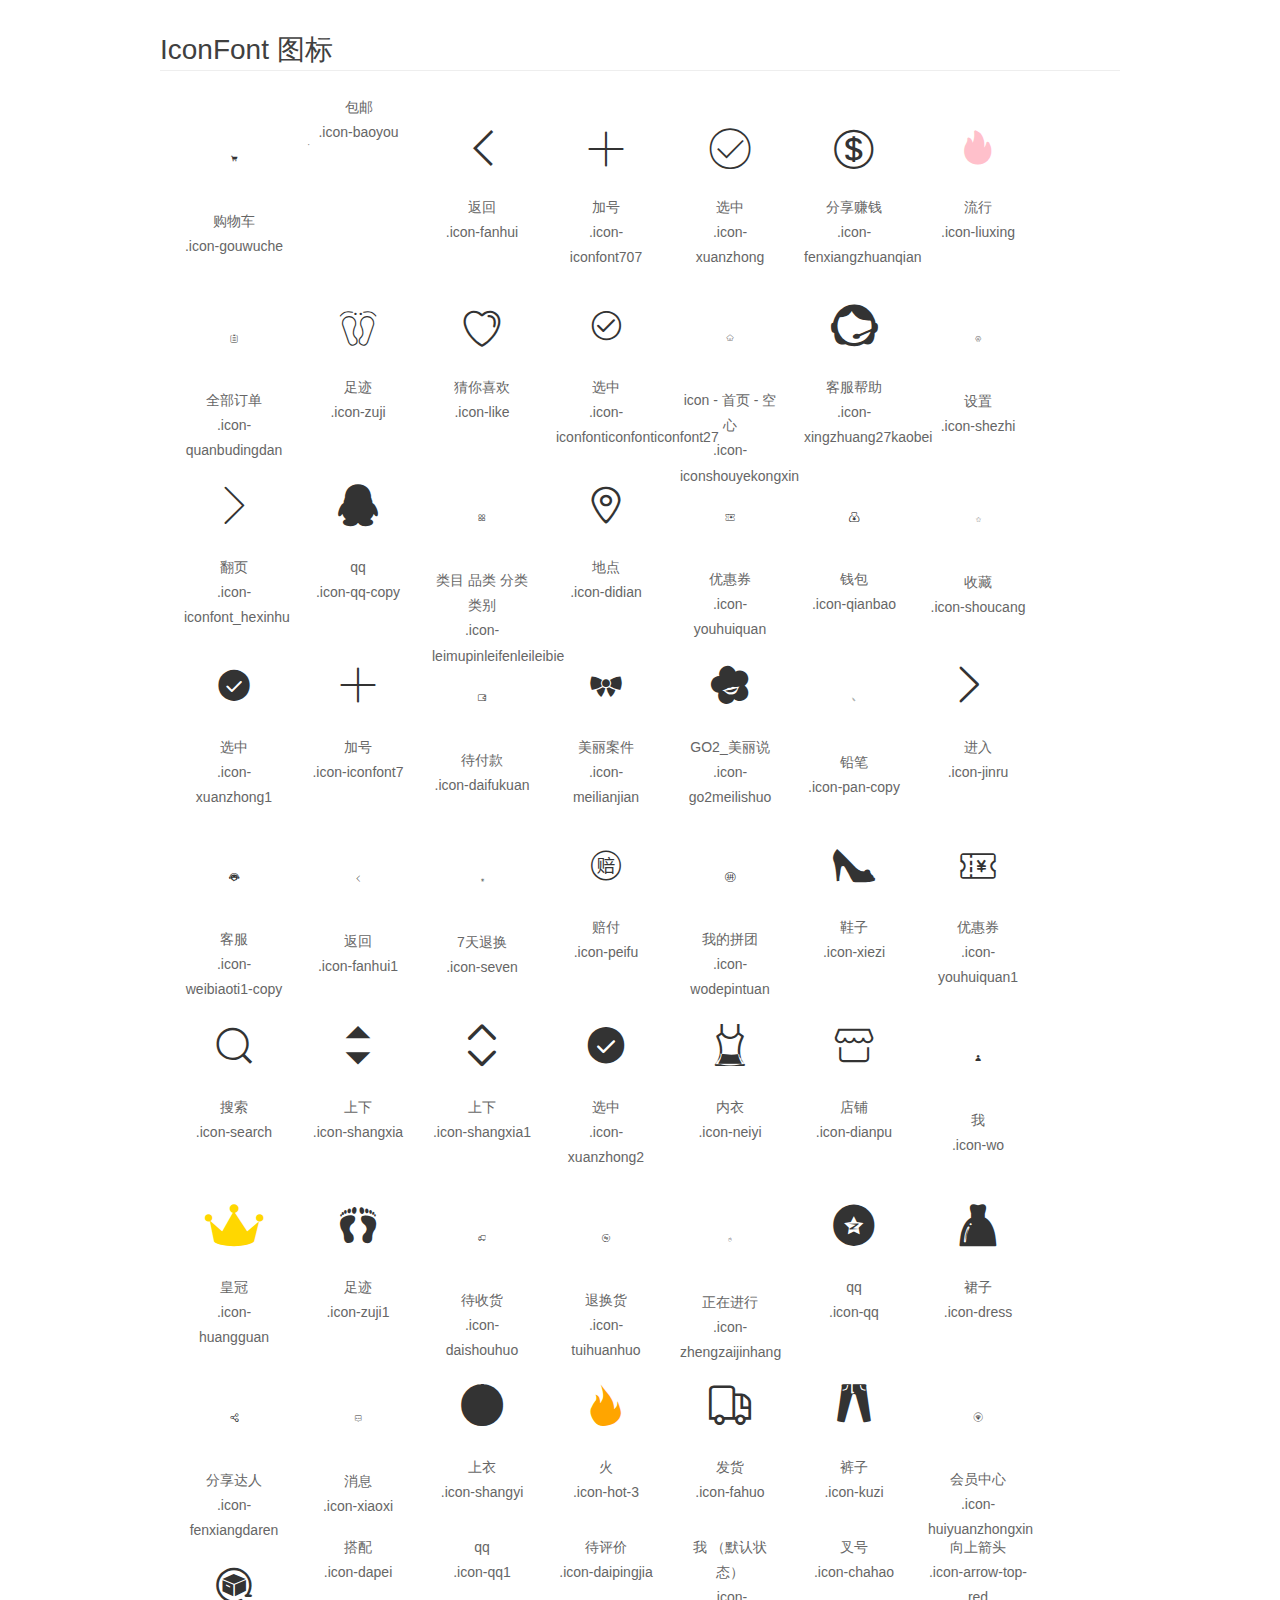
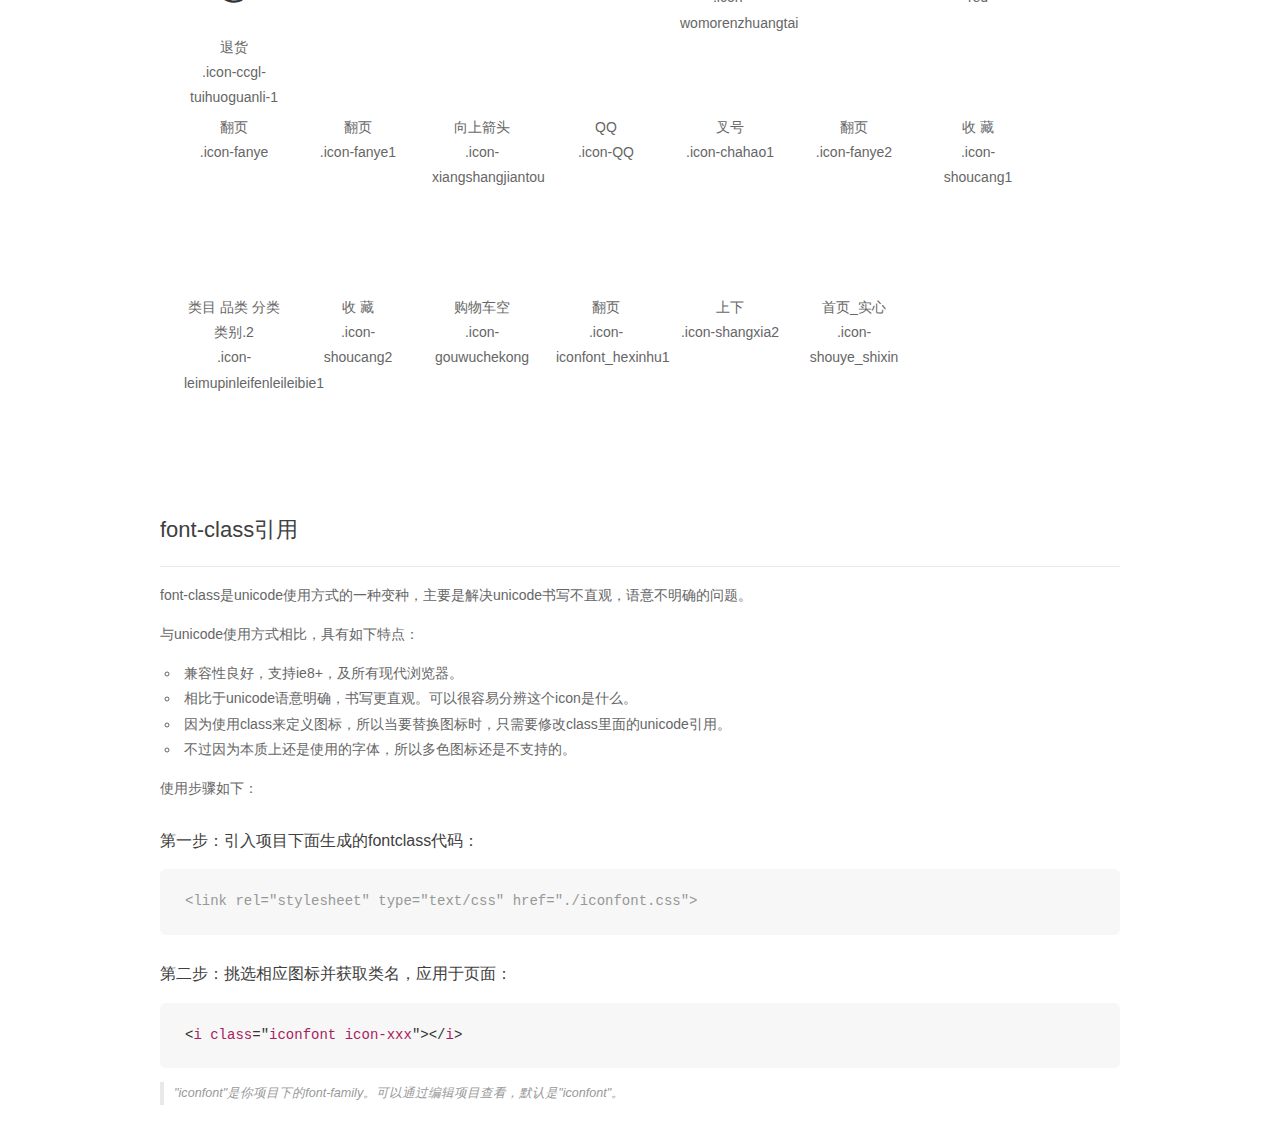
<file: iconfont/demo_fontclass.html>
<!DOCTYPE html>
<html>
<head>
    <meta charset="utf-8"/>
    <title>IconFont</title>
    <link rel="stylesheet" href="demo.css">
    <link rel="stylesheet" href="iconfont.css">
</head>
<body>
    <div class="main markdown">
        <h1>IconFont 图标</h1>
        <ul class="icon_lists clear">
            
                <li>
                <i class="icon iconfont icon-gouwuche"></i>
                    <div class="name">购物车</div>
                    <div class="fontclass">.icon-gouwuche</div>
                </li>
            
                <li>
                <i class="icon iconfont icon-baoyou"></i>
                    <div class="name">包邮</div>
                    <div class="fontclass">.icon-baoyou</div>
                </li>
            
                <li>
                <i class="icon iconfont icon-fanhui"></i>
                    <div class="name">返回</div>
                    <div class="fontclass">.icon-fanhui</div>
                </li>
            
                <li>
                <i class="icon iconfont icon-iconfont707"></i>
                    <div class="name">加号</div>
                    <div class="fontclass">.icon-iconfont707</div>
                </li>
            
                <li>
                <i class="icon iconfont icon-xuanzhong"></i>
                    <div class="name">选中</div>
                    <div class="fontclass">.icon-xuanzhong</div>
                </li>
            
                <li>
                <i class="icon iconfont icon-fenxiangzhuanqian"></i>
                    <div class="name">分享赚钱</div>
                    <div class="fontclass">.icon-fenxiangzhuanqian</div>
                </li>
            
                <li>
                <i class="icon iconfont icon-liuxing"></i>
                    <div class="name">流行</div>
                    <div class="fontclass">.icon-liuxing</div>
                </li>
            
                <li>
                <i class="icon iconfont icon-quanbudingdan"></i>
                    <div class="name">全部订单</div>
                    <div class="fontclass">.icon-quanbudingdan</div>
                </li>
            
                <li>
                <i class="icon iconfont icon-zuji"></i>
                    <div class="name">足迹</div>
                    <div class="fontclass">.icon-zuji</div>
                </li>
            
                <li>
                <i class="icon iconfont icon-like"></i>
                    <div class="name">猜你喜欢</div>
                    <div class="fontclass">.icon-like</div>
                </li>
            
                <li>
                <i class="icon iconfont icon-iconfonticonfonticonfont27"></i>
                    <div class="name">选中</div>
                    <div class="fontclass">.icon-iconfonticonfonticonfont27</div>
                </li>
            
                <li>
                <i class="icon iconfont icon-iconshouyekongxin"></i>
                    <div class="name">icon - 首页 - 空心</div>
                    <div class="fontclass">.icon-iconshouyekongxin</div>
                </li>
            
                <li>
                <i class="icon iconfont icon-xingzhuang27kaobei"></i>
                    <div class="name">客服帮助</div>
                    <div class="fontclass">.icon-xingzhuang27kaobei</div>
                </li>
            
                <li>
                <i class="icon iconfont icon-shezhi"></i>
                    <div class="name">设置</div>
                    <div class="fontclass">.icon-shezhi</div>
                </li>
            
                <li>
                <i class="icon iconfont icon-iconfont_hexinhu"></i>
                    <div class="name">翻页</div>
                    <div class="fontclass">.icon-iconfont_hexinhu</div>
                </li>
            
                <li>
                <i class="icon iconfont icon-qq-copy"></i>
                    <div class="name">qq</div>
                    <div class="fontclass">.icon-qq-copy</div>
                </li>
            
                <li>
                <i class="icon iconfont icon-leimupinleifenleileibie"></i>
                    <div class="name">类目 品类 分类 类别</div>
                    <div class="fontclass">.icon-leimupinleifenleileibie</div>
                </li>
            
                <li>
                <i class="icon iconfont icon-didian"></i>
                    <div class="name">地点</div>
                    <div class="fontclass">.icon-didian</div>
                </li>
            
                <li>
                <i class="icon iconfont icon-youhuiquan"></i>
                    <div class="name">优惠券</div>
                    <div class="fontclass">.icon-youhuiquan</div>
                </li>
            
                <li>
                <i class="icon iconfont icon-qianbao"></i>
                    <div class="name">钱包</div>
                    <div class="fontclass">.icon-qianbao</div>
                </li>
            
                <li>
                <i class="icon iconfont icon-shoucang"></i>
                    <div class="name">收藏</div>
                    <div class="fontclass">.icon-shoucang</div>
                </li>
            
                <li>
                <i class="icon iconfont icon-xuanzhong1"></i>
                    <div class="name">选中</div>
                    <div class="fontclass">.icon-xuanzhong1</div>
                </li>
            
                <li>
                <i class="icon iconfont icon-iconfont7"></i>
                    <div class="name">加号</div>
                    <div class="fontclass">.icon-iconfont7</div>
                </li>
            
                <li>
                <i class="icon iconfont icon-daifukuan"></i>
                    <div class="name">待付款</div>
                    <div class="fontclass">.icon-daifukuan</div>
                </li>
            
                <li>
                <i class="icon iconfont icon-meilianjian"></i>
                    <div class="name">美丽案件</div>
                    <div class="fontclass">.icon-meilianjian</div>
                </li>
            
                <li>
                <i class="icon iconfont icon-go2meilishuo"></i>
                    <div class="name">GO2_美丽说</div>
                    <div class="fontclass">.icon-go2meilishuo</div>
                </li>
            
                <li>
                <i class="icon iconfont icon-pan-copy"></i>
                    <div class="name">铅笔</div>
                    <div class="fontclass">.icon-pan-copy</div>
                </li>
            
                <li>
                <i class="icon iconfont icon-jinru"></i>
                    <div class="name">进入</div>
                    <div class="fontclass">.icon-jinru</div>
                </li>
            
                <li>
                <i class="icon iconfont icon-weibiaoti1-copy"></i>
                    <div class="name">客服</div>
                    <div class="fontclass">.icon-weibiaoti1-copy</div>
                </li>
            
                <li>
                <i class="icon iconfont icon-fanhui1"></i>
                    <div class="name">返回</div>
                    <div class="fontclass">.icon-fanhui1</div>
                </li>
            
                <li>
                <i class="icon iconfont icon-seven"></i>
                    <div class="name">7天退换</div>
                    <div class="fontclass">.icon-seven</div>
                </li>
            
                <li>
                <i class="icon iconfont icon-peifu"></i>
                    <div class="name">赔付</div>
                    <div class="fontclass">.icon-peifu</div>
                </li>
            
                <li>
                <i class="icon iconfont icon-wodepintuan"></i>
                    <div class="name">我的拼团</div>
                    <div class="fontclass">.icon-wodepintuan</div>
                </li>
            
                <li>
                <i class="icon iconfont icon-xiezi"></i>
                    <div class="name">鞋子</div>
                    <div class="fontclass">.icon-xiezi</div>
                </li>
            
                <li>
                <i class="icon iconfont icon-youhuiquan1"></i>
                    <div class="name">优惠券</div>
                    <div class="fontclass">.icon-youhuiquan1</div>
                </li>
            
                <li>
                <i class="icon iconfont icon-search"></i>
                    <div class="name">搜索</div>
                    <div class="fontclass">.icon-search</div>
                </li>
            
                <li>
                <i class="icon iconfont icon-shangxia"></i>
                    <div class="name">上下</div>
                    <div class="fontclass">.icon-shangxia</div>
                </li>
            
                <li>
                <i class="icon iconfont icon-shangxia1"></i>
                    <div class="name">上下</div>
                    <div class="fontclass">.icon-shangxia1</div>
                </li>
            
                <li>
                <i class="icon iconfont icon-xuanzhong2"></i>
                    <div class="name">选中</div>
                    <div class="fontclass">.icon-xuanzhong2</div>
                </li>
            
                <li>
                <i class="icon iconfont icon-neiyi"></i>
                    <div class="name">内衣</div>
                    <div class="fontclass">.icon-neiyi</div>
                </li>
            
                <li>
                <i class="icon iconfont icon-dianpu"></i>
                    <div class="name">店铺</div>
                    <div class="fontclass">.icon-dianpu</div>
                </li>
            
                <li>
                <i class="icon iconfont icon-wo"></i>
                    <div class="name">我</div>
                    <div class="fontclass">.icon-wo</div>
                </li>
            
                <li>
                <i class="icon iconfont icon-huangguan"></i>
                    <div class="name">皇冠</div>
                    <div class="fontclass">.icon-huangguan</div>
                </li>
            
                <li>
                <i class="icon iconfont icon-zuji1"></i>
                    <div class="name">足迹</div>
                    <div class="fontclass">.icon-zuji1</div>
                </li>
            
                <li>
                <i class="icon iconfont icon-daishouhuo"></i>
                    <div class="name">待收货</div>
                    <div class="fontclass">.icon-daishouhuo</div>
                </li>
            
                <li>
                <i class="icon iconfont icon-tuihuanhuo"></i>
                    <div class="name">退换货</div>
                    <div class="fontclass">.icon-tuihuanhuo</div>
                </li>
            
                <li>
                <i class="icon iconfont icon-zhengzaijinhang"></i>
                    <div class="name">正在进行</div>
                    <div class="fontclass">.icon-zhengzaijinhang</div>
                </li>
            
                <li>
                <i class="icon iconfont icon-qq"></i>
                    <div class="name">qq</div>
                    <div class="fontclass">.icon-qq</div>
                </li>
            
                <li>
                <i class="icon iconfont icon-dress"></i>
                    <div class="name">裙子</div>
                    <div class="fontclass">.icon-dress</div>
                </li>
            
                <li>
                <i class="icon iconfont icon-fenxiangdaren"></i>
                    <div class="name">分享达人</div>
                    <div class="fontclass">.icon-fenxiangdaren</div>
                </li>
            
                <li>
                <i class="icon iconfont icon-xiaoxi"></i>
                    <div class="name">消息</div>
                    <div class="fontclass">.icon-xiaoxi</div>
                </li>
            
                <li>
                <i class="icon iconfont icon-shangyi"></i>
                    <div class="name">上衣</div>
                    <div class="fontclass">.icon-shangyi</div>
                </li>
            
                <li>
                <i class="icon iconfont icon-hot-3"></i>
                    <div class="name">火</div>
                    <div class="fontclass">.icon-hot-3</div>
                </li>
            
                <li>
                <i class="icon iconfont icon-fahuo"></i>
                    <div class="name">发货</div>
                    <div class="fontclass">.icon-fahuo</div>
                </li>
            
                <li>
                <i class="icon iconfont icon-kuzi"></i>
                    <div class="name">裤子</div>
                    <div class="fontclass">.icon-kuzi</div>
                </li>
            
                <li>
                <i class="icon iconfont icon-huiyuanzhongxin"></i>
                    <div class="name">会员中心</div>
                    <div class="fontclass">.icon-huiyuanzhongxin</div>
                </li>
            
                <li>
                <i class="icon iconfont icon-ccgl-tuihuoguanli-1"></i>
                    <div class="name">退货</div>
                    <div class="fontclass">.icon-ccgl-tuihuoguanli-1</div>
                </li>
            
                <li>
                <i class="icon iconfont icon-dapei"></i>
                    <div class="name">搭配</div>
                    <div class="fontclass">.icon-dapei</div>
                </li>
            
                <li>
                <i class="icon iconfont icon-qq1"></i>
                    <div class="name">qq</div>
                    <div class="fontclass">.icon-qq1</div>
                </li>
            
                <li>
                <i class="icon iconfont icon-daipingjia"></i>
                    <div class="name">待评价</div>
                    <div class="fontclass">.icon-daipingjia</div>
                </li>
            
                <li>
                <i class="icon iconfont icon-womorenzhuangtai"></i>
                    <div class="name">我 （默认状态）</div>
                    <div class="fontclass">.icon-womorenzhuangtai</div>
                </li>
            
                <li>
                <i class="icon iconfont icon-chahao"></i>
                    <div class="name">叉号</div>
                    <div class="fontclass">.icon-chahao</div>
                </li>
            
                <li>
                <i class="icon iconfont icon-arrow-top-red"></i>
                    <div class="name">向上箭头</div>
                    <div class="fontclass">.icon-arrow-top-red</div>
                </li>
            
                <li>
                <i class="icon iconfont icon-fanye"></i>
                    <div class="name">翻页</div>
                    <div class="fontclass">.icon-fanye</div>
                </li>
            
                <li>
                <i class="icon iconfont icon-fanye1"></i>
                    <div class="name">翻页</div>
                    <div class="fontclass">.icon-fanye1</div>
                </li>
            
                <li>
                <i class="icon iconfont icon-xiangshangjiantou"></i>
                    <div class="name">向上箭头</div>
                    <div class="fontclass">.icon-xiangshangjiantou</div>
                </li>
            
                <li>
                <i class="icon iconfont icon-QQ"></i>
                    <div class="name">QQ</div>
                    <div class="fontclass">.icon-QQ</div>
                </li>
            
                <li>
                <i class="icon iconfont icon-chahao1"></i>
                    <div class="name">叉号</div>
                    <div class="fontclass">.icon-chahao1</div>
                </li>
            
                <li>
                <i class="icon iconfont icon-fanye2"></i>
                    <div class="name">翻页</div>
                    <div class="fontclass">.icon-fanye2</div>
                </li>
            
                <li>
                <i class="icon iconfont icon-shoucang1"></i>
                    <div class="name">收 藏</div>
                    <div class="fontclass">.icon-shoucang1</div>
                </li>
            
                <li>
                <i class="icon iconfont icon-leimupinleifenleileibie1"></i>
                    <div class="name">类目 品类 分类 类别.2</div>
                    <div class="fontclass">.icon-leimupinleifenleileibie1</div>
                </li>
            
                <li>
                <i class="icon iconfont icon-shoucang2"></i>
                    <div class="name">收 藏</div>
                    <div class="fontclass">.icon-shoucang2</div>
                </li>
            
                <li>
                <i class="icon iconfont icon-gouwuchekong"></i>
                    <div class="name">购物车空</div>
                    <div class="fontclass">.icon-gouwuchekong</div>
                </li>
            
                <li>
                <i class="icon iconfont icon-iconfont_hexinhu1"></i>
                    <div class="name">翻页</div>
                    <div class="fontclass">.icon-iconfont_hexinhu1</div>
                </li>
            
                <li>
                <i class="icon iconfont icon-shangxia2"></i>
                    <div class="name">上下</div>
                    <div class="fontclass">.icon-shangxia2</div>
                </li>
            
                <li>
                <i class="icon iconfont icon-shouye_shixin"></i>
                    <div class="name">首页_实心</div>
                    <div class="fontclass">.icon-shouye_shixin</div>
                </li>
            
        </ul>

        <h2 id="font-class-">font-class引用</h2>
        <hr>

        <p>font-class是unicode使用方式的一种变种，主要是解决unicode书写不直观，语意不明确的问题。</p>
        <p>与unicode使用方式相比，具有如下特点：</p>
        <ul>
        <li>兼容性良好，支持ie8+，及所有现代浏览器。</li>
        <li>相比于unicode语意明确，书写更直观。可以很容易分辨这个icon是什么。</li>
        <li>因为使用class来定义图标，所以当要替换图标时，只需要修改class里面的unicode引用。</li>
        <li>不过因为本质上还是使用的字体，所以多色图标还是不支持的。</li>
        </ul>
        <p>使用步骤如下：</p>
        <h3 id="-fontclass-">第一步：引入项目下面生成的fontclass代码：</h3>


        <pre><code class="lang-js hljs javascript"><span class="hljs-comment">&lt;link rel="stylesheet" type="text/css" href="./iconfont.css"&gt;</span></code></pre>
        <h3 id="-">第二步：挑选相应图标并获取类名，应用于页面：</h3>
        <pre><code class="lang-css hljs">&lt;<span class="hljs-selector-tag">i</span> <span class="hljs-selector-tag">class</span>="<span class="hljs-selector-tag">iconfont</span> <span class="hljs-selector-tag">icon-xxx</span>"&gt;&lt;/<span class="hljs-selector-tag">i</span>&gt;</code></pre>
        <blockquote>
        <p>"iconfont"是你项目下的font-family。可以通过编辑项目查看，默认是"iconfont"。</p>
        </blockquote>
    </div>
</body>
</html>
</file>
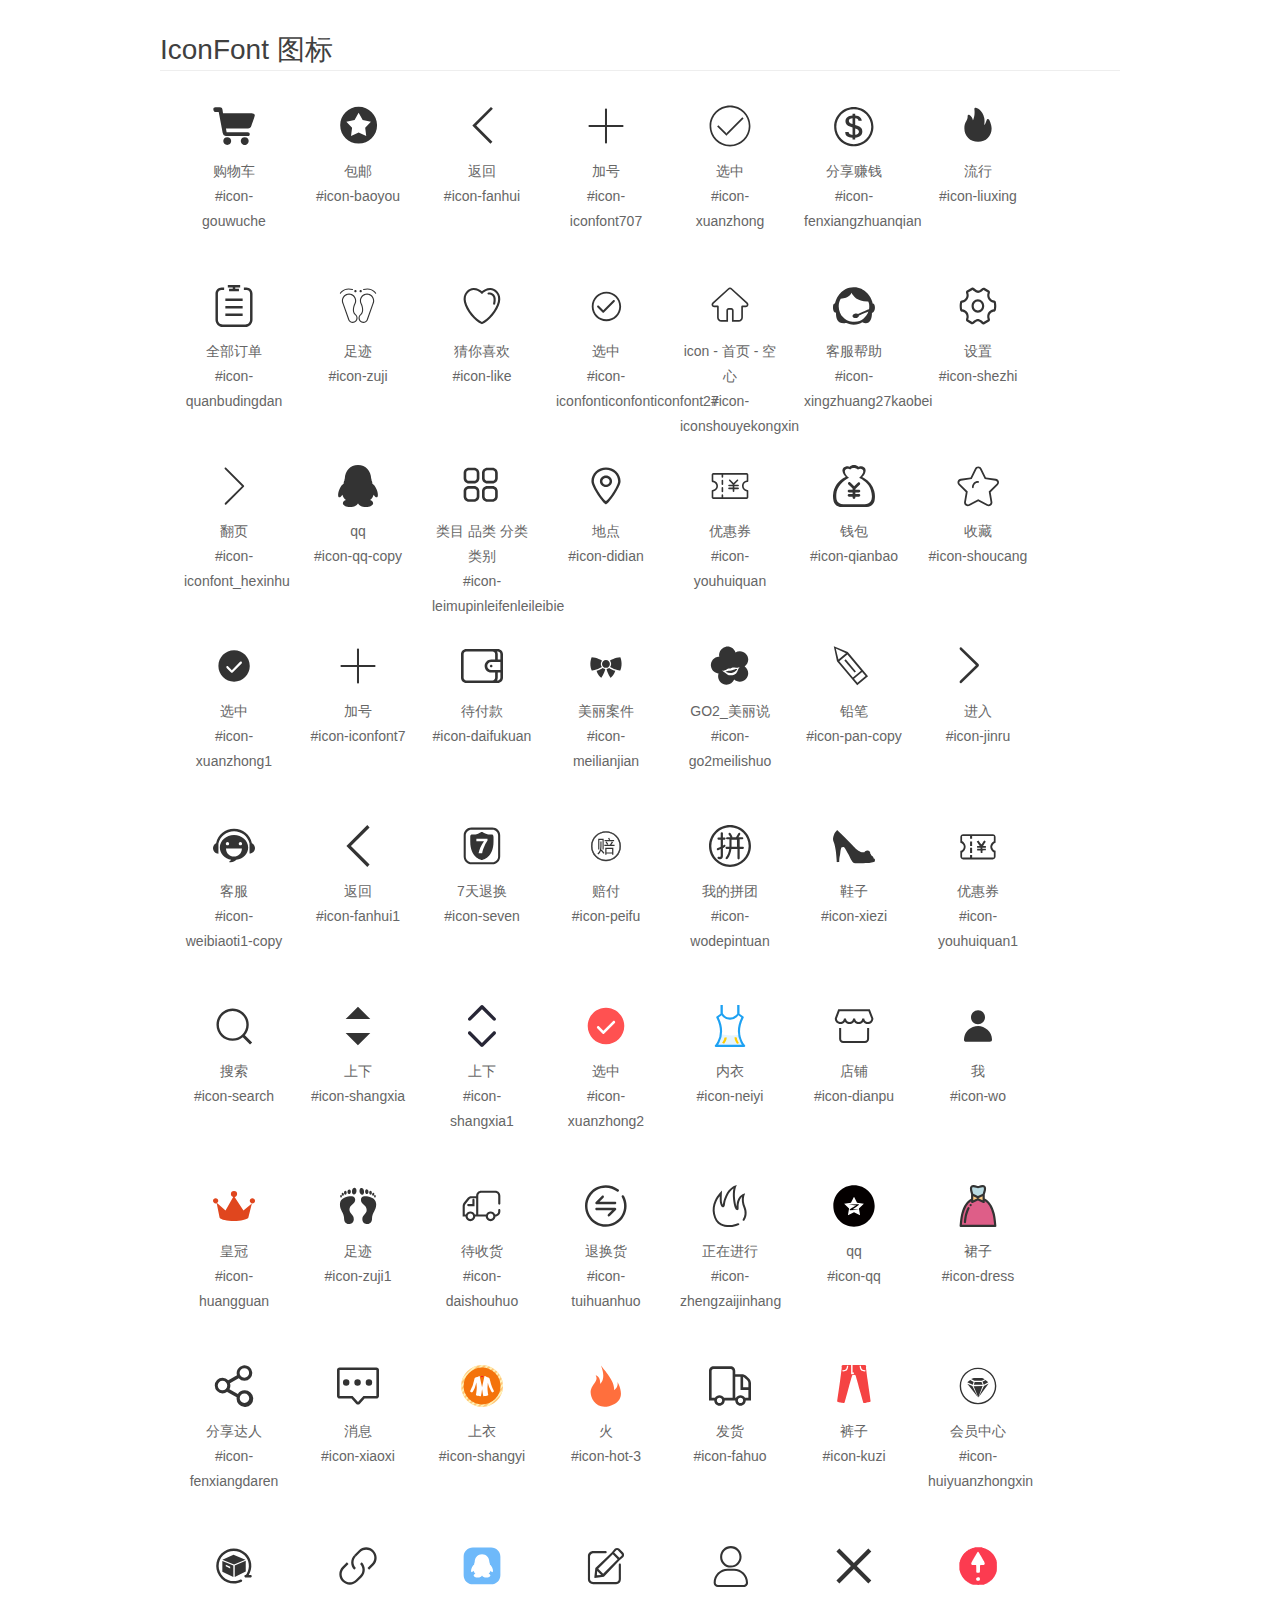
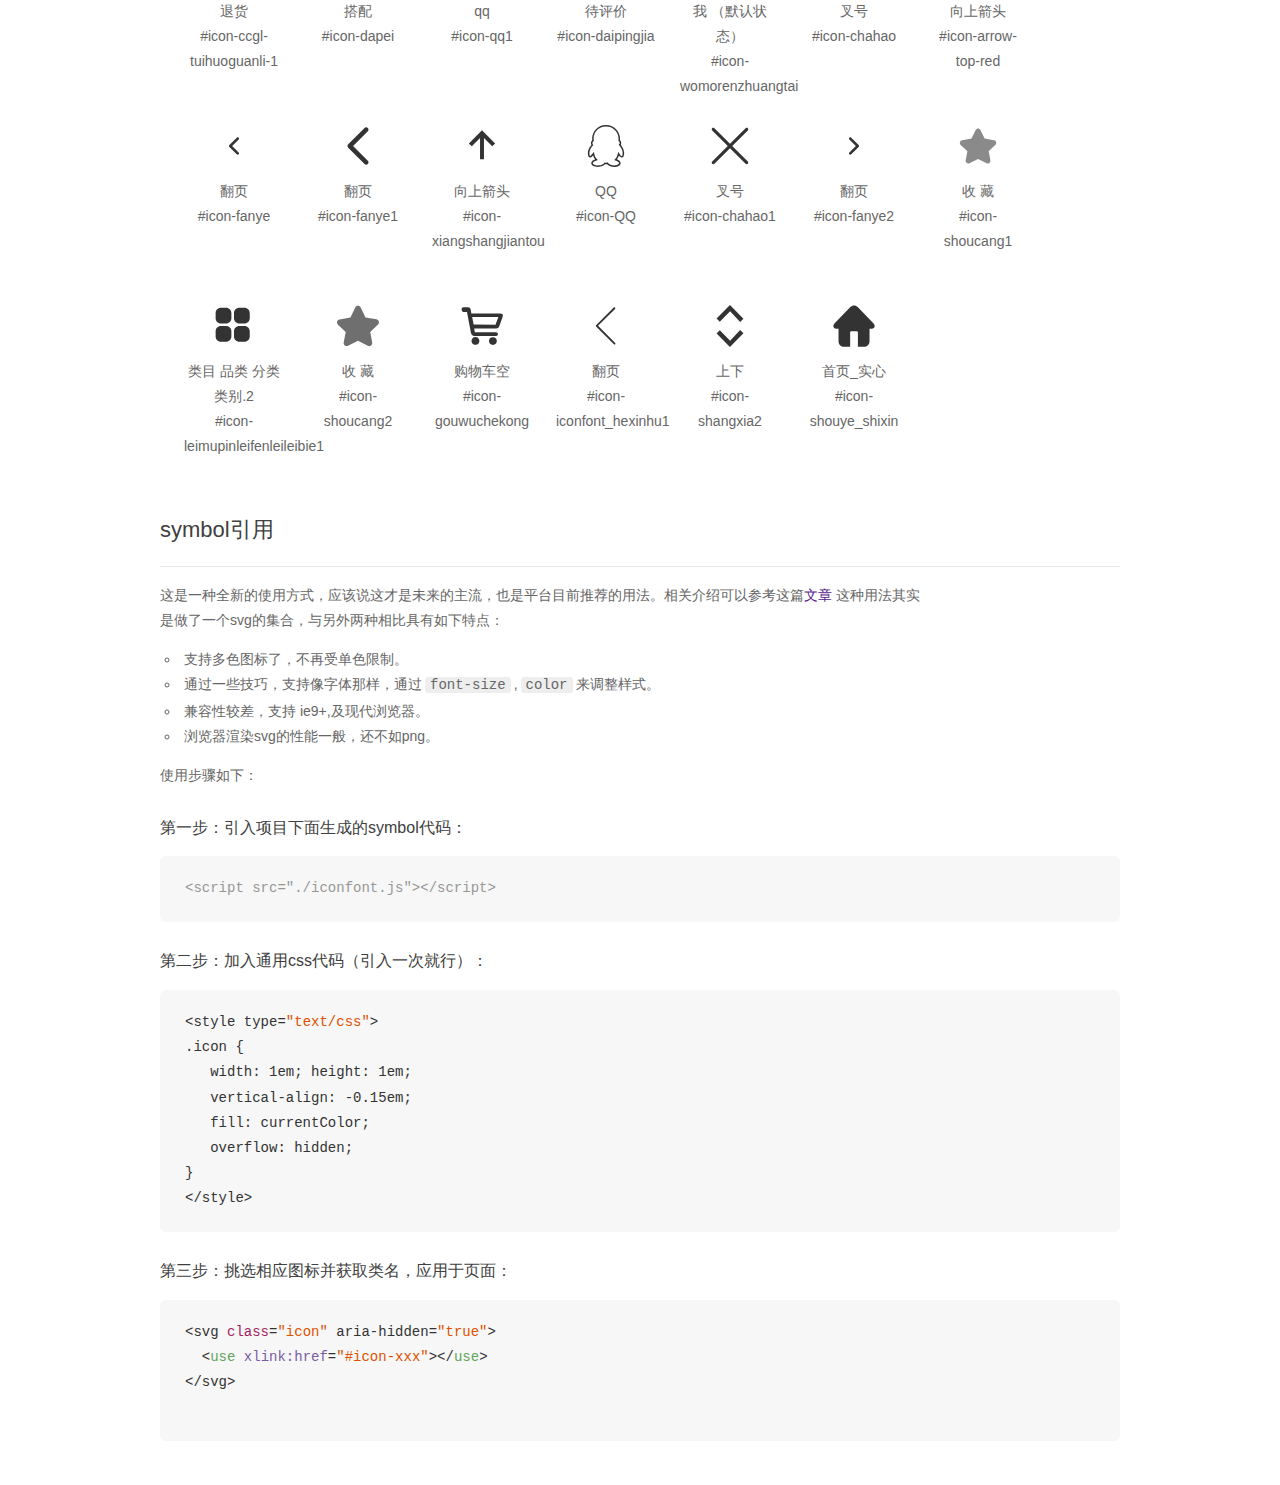
<file: iconfont/demo_symbol.html>
<!DOCTYPE html>
<html>
<head>
    <meta charset="utf-8"/>
    <title>IconFont</title>
    <link rel="stylesheet" href="demo.css">
    <script src="iconfont.js"></script>

    <style type="text/css">
        .icon {
          /* 通过设置 font-size 来改变图标大小 */
          width: 1em; height: 1em;
          /* 图标和文字相邻时，垂直对齐 */
          vertical-align: -0.15em;
          /* 通过设置 color 来改变 SVG 的颜色/fill */
          fill: currentColor;
          /* path 和 stroke 溢出 viewBox 部分在 IE 下会显示
             normalize.css 中也包含这行 */
          overflow: hidden;
        }

    </style>
</head>
<body>
    <div class="main markdown">
        <h1>IconFont 图标</h1>
        <ul class="icon_lists clear">
            
                <li>
                    <svg class="icon" aria-hidden="true">
                        <use xlink:href="#icon-gouwuche"></use>
                    </svg>
                    <div class="name">购物车</div>
                    <div class="fontclass">#icon-gouwuche</div>
                </li>
            
                <li>
                    <svg class="icon" aria-hidden="true">
                        <use xlink:href="#icon-baoyou"></use>
                    </svg>
                    <div class="name">包邮</div>
                    <div class="fontclass">#icon-baoyou</div>
                </li>
            
                <li>
                    <svg class="icon" aria-hidden="true">
                        <use xlink:href="#icon-fanhui"></use>
                    </svg>
                    <div class="name">返回</div>
                    <div class="fontclass">#icon-fanhui</div>
                </li>
            
                <li>
                    <svg class="icon" aria-hidden="true">
                        <use xlink:href="#icon-iconfont707"></use>
                    </svg>
                    <div class="name">加号</div>
                    <div class="fontclass">#icon-iconfont707</div>
                </li>
            
                <li>
                    <svg class="icon" aria-hidden="true">
                        <use xlink:href="#icon-xuanzhong"></use>
                    </svg>
                    <div class="name">选中</div>
                    <div class="fontclass">#icon-xuanzhong</div>
                </li>
            
                <li>
                    <svg class="icon" aria-hidden="true">
                        <use xlink:href="#icon-fenxiangzhuanqian"></use>
                    </svg>
                    <div class="name">分享赚钱</div>
                    <div class="fontclass">#icon-fenxiangzhuanqian</div>
                </li>
            
                <li>
                    <svg class="icon" aria-hidden="true">
                        <use xlink:href="#icon-liuxing"></use>
                    </svg>
                    <div class="name">流行</div>
                    <div class="fontclass">#icon-liuxing</div>
                </li>
            
                <li>
                    <svg class="icon" aria-hidden="true">
                        <use xlink:href="#icon-quanbudingdan"></use>
                    </svg>
                    <div class="name">全部订单</div>
                    <div class="fontclass">#icon-quanbudingdan</div>
                </li>
            
                <li>
                    <svg class="icon" aria-hidden="true">
                        <use xlink:href="#icon-zuji"></use>
                    </svg>
                    <div class="name">足迹</div>
                    <div class="fontclass">#icon-zuji</div>
                </li>
            
                <li>
                    <svg class="icon" aria-hidden="true">
                        <use xlink:href="#icon-like"></use>
                    </svg>
                    <div class="name">猜你喜欢</div>
                    <div class="fontclass">#icon-like</div>
                </li>
            
                <li>
                    <svg class="icon" aria-hidden="true">
                        <use xlink:href="#icon-iconfonticonfonticonfont27"></use>
                    </svg>
                    <div class="name">选中</div>
                    <div class="fontclass">#icon-iconfonticonfonticonfont27</div>
                </li>
            
                <li>
                    <svg class="icon" aria-hidden="true">
                        <use xlink:href="#icon-iconshouyekongxin"></use>
                    </svg>
                    <div class="name">icon - 首页 - 空心</div>
                    <div class="fontclass">#icon-iconshouyekongxin</div>
                </li>
            
                <li>
                    <svg class="icon" aria-hidden="true">
                        <use xlink:href="#icon-xingzhuang27kaobei"></use>
                    </svg>
                    <div class="name">客服帮助</div>
                    <div class="fontclass">#icon-xingzhuang27kaobei</div>
                </li>
            
                <li>
                    <svg class="icon" aria-hidden="true">
                        <use xlink:href="#icon-shezhi"></use>
                    </svg>
                    <div class="name">设置</div>
                    <div class="fontclass">#icon-shezhi</div>
                </li>
            
                <li>
                    <svg class="icon" aria-hidden="true">
                        <use xlink:href="#icon-iconfont_hexinhu"></use>
                    </svg>
                    <div class="name">翻页</div>
                    <div class="fontclass">#icon-iconfont_hexinhu</div>
                </li>
            
                <li>
                    <svg class="icon" aria-hidden="true">
                        <use xlink:href="#icon-qq-copy"></use>
                    </svg>
                    <div class="name">qq</div>
                    <div class="fontclass">#icon-qq-copy</div>
                </li>
            
                <li>
                    <svg class="icon" aria-hidden="true">
                        <use xlink:href="#icon-leimupinleifenleileibie"></use>
                    </svg>
                    <div class="name">类目 品类 分类 类别</div>
                    <div class="fontclass">#icon-leimupinleifenleileibie</div>
                </li>
            
                <li>
                    <svg class="icon" aria-hidden="true">
                        <use xlink:href="#icon-didian"></use>
                    </svg>
                    <div class="name">地点</div>
                    <div class="fontclass">#icon-didian</div>
                </li>
            
                <li>
                    <svg class="icon" aria-hidden="true">
                        <use xlink:href="#icon-youhuiquan"></use>
                    </svg>
                    <div class="name">优惠券</div>
                    <div class="fontclass">#icon-youhuiquan</div>
                </li>
            
                <li>
                    <svg class="icon" aria-hidden="true">
                        <use xlink:href="#icon-qianbao"></use>
                    </svg>
                    <div class="name">钱包</div>
                    <div class="fontclass">#icon-qianbao</div>
                </li>
            
                <li>
                    <svg class="icon" aria-hidden="true">
                        <use xlink:href="#icon-shoucang"></use>
                    </svg>
                    <div class="name">收藏</div>
                    <div class="fontclass">#icon-shoucang</div>
                </li>
            
                <li>
                    <svg class="icon" aria-hidden="true">
                        <use xlink:href="#icon-xuanzhong1"></use>
                    </svg>
                    <div class="name">选中</div>
                    <div class="fontclass">#icon-xuanzhong1</div>
                </li>
            
                <li>
                    <svg class="icon" aria-hidden="true">
                        <use xlink:href="#icon-iconfont7"></use>
                    </svg>
                    <div class="name">加号</div>
                    <div class="fontclass">#icon-iconfont7</div>
                </li>
            
                <li>
                    <svg class="icon" aria-hidden="true">
                        <use xlink:href="#icon-daifukuan"></use>
                    </svg>
                    <div class="name">待付款</div>
                    <div class="fontclass">#icon-daifukuan</div>
                </li>
            
                <li>
                    <svg class="icon" aria-hidden="true">
                        <use xlink:href="#icon-meilianjian"></use>
                    </svg>
                    <div class="name">美丽案件</div>
                    <div class="fontclass">#icon-meilianjian</div>
                </li>
            
                <li>
                    <svg class="icon" aria-hidden="true">
                        <use xlink:href="#icon-go2meilishuo"></use>
                    </svg>
                    <div class="name">GO2_美丽说</div>
                    <div class="fontclass">#icon-go2meilishuo</div>
                </li>
            
                <li>
                    <svg class="icon" aria-hidden="true">
                        <use xlink:href="#icon-pan-copy"></use>
                    </svg>
                    <div class="name">铅笔</div>
                    <div class="fontclass">#icon-pan-copy</div>
                </li>
            
                <li>
                    <svg class="icon" aria-hidden="true">
                        <use xlink:href="#icon-jinru"></use>
                    </svg>
                    <div class="name">进入</div>
                    <div class="fontclass">#icon-jinru</div>
                </li>
            
                <li>
                    <svg class="icon" aria-hidden="true">
                        <use xlink:href="#icon-weibiaoti1-copy"></use>
                    </svg>
                    <div class="name">客服</div>
                    <div class="fontclass">#icon-weibiaoti1-copy</div>
                </li>
            
                <li>
                    <svg class="icon" aria-hidden="true">
                        <use xlink:href="#icon-fanhui1"></use>
                    </svg>
                    <div class="name">返回</div>
                    <div class="fontclass">#icon-fanhui1</div>
                </li>
            
                <li>
                    <svg class="icon" aria-hidden="true">
                        <use xlink:href="#icon-seven"></use>
                    </svg>
                    <div class="name">7天退换</div>
                    <div class="fontclass">#icon-seven</div>
                </li>
            
                <li>
                    <svg class="icon" aria-hidden="true">
                        <use xlink:href="#icon-peifu"></use>
                    </svg>
                    <div class="name">赔付</div>
                    <div class="fontclass">#icon-peifu</div>
                </li>
            
                <li>
                    <svg class="icon" aria-hidden="true">
                        <use xlink:href="#icon-wodepintuan"></use>
                    </svg>
                    <div class="name">我的拼团</div>
                    <div class="fontclass">#icon-wodepintuan</div>
                </li>
            
                <li>
                    <svg class="icon" aria-hidden="true">
                        <use xlink:href="#icon-xiezi"></use>
                    </svg>
                    <div class="name">鞋子</div>
                    <div class="fontclass">#icon-xiezi</div>
                </li>
            
                <li>
                    <svg class="icon" aria-hidden="true">
                        <use xlink:href="#icon-youhuiquan1"></use>
                    </svg>
                    <div class="name">优惠券</div>
                    <div class="fontclass">#icon-youhuiquan1</div>
                </li>
            
                <li>
                    <svg class="icon" aria-hidden="true">
                        <use xlink:href="#icon-search"></use>
                    </svg>
                    <div class="name">搜索</div>
                    <div class="fontclass">#icon-search</div>
                </li>
            
                <li>
                    <svg class="icon" aria-hidden="true">
                        <use xlink:href="#icon-shangxia"></use>
                    </svg>
                    <div class="name">上下</div>
                    <div class="fontclass">#icon-shangxia</div>
                </li>
            
                <li>
                    <svg class="icon" aria-hidden="true">
                        <use xlink:href="#icon-shangxia1"></use>
                    </svg>
                    <div class="name">上下</div>
                    <div class="fontclass">#icon-shangxia1</div>
                </li>
            
                <li>
                    <svg class="icon" aria-hidden="true">
                        <use xlink:href="#icon-xuanzhong2"></use>
                    </svg>
                    <div class="name">选中</div>
                    <div class="fontclass">#icon-xuanzhong2</div>
                </li>
            
                <li>
                    <svg class="icon" aria-hidden="true">
                        <use xlink:href="#icon-neiyi"></use>
                    </svg>
                    <div class="name">内衣</div>
                    <div class="fontclass">#icon-neiyi</div>
                </li>
            
                <li>
                    <svg class="icon" aria-hidden="true">
                        <use xlink:href="#icon-dianpu"></use>
                    </svg>
                    <div class="name">店铺</div>
                    <div class="fontclass">#icon-dianpu</div>
                </li>
            
                <li>
                    <svg class="icon" aria-hidden="true">
                        <use xlink:href="#icon-wo"></use>
                    </svg>
                    <div class="name">我</div>
                    <div class="fontclass">#icon-wo</div>
                </li>
            
                <li>
                    <svg class="icon" aria-hidden="true">
                        <use xlink:href="#icon-huangguan"></use>
                    </svg>
                    <div class="name">皇冠</div>
                    <div class="fontclass">#icon-huangguan</div>
                </li>
            
                <li>
                    <svg class="icon" aria-hidden="true">
                        <use xlink:href="#icon-zuji1"></use>
                    </svg>
                    <div class="name">足迹</div>
                    <div class="fontclass">#icon-zuji1</div>
                </li>
            
                <li>
                    <svg class="icon" aria-hidden="true">
                        <use xlink:href="#icon-daishouhuo"></use>
                    </svg>
                    <div class="name">待收货</div>
                    <div class="fontclass">#icon-daishouhuo</div>
                </li>
            
                <li>
                    <svg class="icon" aria-hidden="true">
                        <use xlink:href="#icon-tuihuanhuo"></use>
                    </svg>
                    <div class="name">退换货</div>
                    <div class="fontclass">#icon-tuihuanhuo</div>
                </li>
            
                <li>
                    <svg class="icon" aria-hidden="true">
                        <use xlink:href="#icon-zhengzaijinhang"></use>
                    </svg>
                    <div class="name">正在进行</div>
                    <div class="fontclass">#icon-zhengzaijinhang</div>
                </li>
            
                <li>
                    <svg class="icon" aria-hidden="true">
                        <use xlink:href="#icon-qq"></use>
                    </svg>
                    <div class="name">qq</div>
                    <div class="fontclass">#icon-qq</div>
                </li>
            
                <li>
                    <svg class="icon" aria-hidden="true">
                        <use xlink:href="#icon-dress"></use>
                    </svg>
                    <div class="name">裙子</div>
                    <div class="fontclass">#icon-dress</div>
                </li>
            
                <li>
                    <svg class="icon" aria-hidden="true">
                        <use xlink:href="#icon-fenxiangdaren"></use>
                    </svg>
                    <div class="name">分享达人</div>
                    <div class="fontclass">#icon-fenxiangdaren</div>
                </li>
            
                <li>
                    <svg class="icon" aria-hidden="true">
                        <use xlink:href="#icon-xiaoxi"></use>
                    </svg>
                    <div class="name">消息</div>
                    <div class="fontclass">#icon-xiaoxi</div>
                </li>
            
                <li>
                    <svg class="icon" aria-hidden="true">
                        <use xlink:href="#icon-shangyi"></use>
                    </svg>
                    <div class="name">上衣</div>
                    <div class="fontclass">#icon-shangyi</div>
                </li>
            
                <li>
                    <svg class="icon" aria-hidden="true">
                        <use xlink:href="#icon-hot-3"></use>
                    </svg>
                    <div class="name">火</div>
                    <div class="fontclass">#icon-hot-3</div>
                </li>
            
                <li>
                    <svg class="icon" aria-hidden="true">
                        <use xlink:href="#icon-fahuo"></use>
                    </svg>
                    <div class="name">发货</div>
                    <div class="fontclass">#icon-fahuo</div>
                </li>
            
                <li>
                    <svg class="icon" aria-hidden="true">
                        <use xlink:href="#icon-kuzi"></use>
                    </svg>
                    <div class="name">裤子</div>
                    <div class="fontclass">#icon-kuzi</div>
                </li>
            
                <li>
                    <svg class="icon" aria-hidden="true">
                        <use xlink:href="#icon-huiyuanzhongxin"></use>
                    </svg>
                    <div class="name">会员中心</div>
                    <div class="fontclass">#icon-huiyuanzhongxin</div>
                </li>
            
                <li>
                    <svg class="icon" aria-hidden="true">
                        <use xlink:href="#icon-ccgl-tuihuoguanli-1"></use>
                    </svg>
                    <div class="name">退货</div>
                    <div class="fontclass">#icon-ccgl-tuihuoguanli-1</div>
                </li>
            
                <li>
                    <svg class="icon" aria-hidden="true">
                        <use xlink:href="#icon-dapei"></use>
                    </svg>
                    <div class="name">搭配</div>
                    <div class="fontclass">#icon-dapei</div>
                </li>
            
                <li>
                    <svg class="icon" aria-hidden="true">
                        <use xlink:href="#icon-qq1"></use>
                    </svg>
                    <div class="name">qq</div>
                    <div class="fontclass">#icon-qq1</div>
                </li>
            
                <li>
                    <svg class="icon" aria-hidden="true">
                        <use xlink:href="#icon-daipingjia"></use>
                    </svg>
                    <div class="name">待评价</div>
                    <div class="fontclass">#icon-daipingjia</div>
                </li>
            
                <li>
                    <svg class="icon" aria-hidden="true">
                        <use xlink:href="#icon-womorenzhuangtai"></use>
                    </svg>
                    <div class="name">我 （默认状态）</div>
                    <div class="fontclass">#icon-womorenzhuangtai</div>
                </li>
            
                <li>
                    <svg class="icon" aria-hidden="true">
                        <use xlink:href="#icon-chahao"></use>
                    </svg>
                    <div class="name">叉号</div>
                    <div class="fontclass">#icon-chahao</div>
                </li>
            
                <li>
                    <svg class="icon" aria-hidden="true">
                        <use xlink:href="#icon-arrow-top-red"></use>
                    </svg>
                    <div class="name">向上箭头</div>
                    <div class="fontclass">#icon-arrow-top-red</div>
                </li>
            
                <li>
                    <svg class="icon" aria-hidden="true">
                        <use xlink:href="#icon-fanye"></use>
                    </svg>
                    <div class="name">翻页</div>
                    <div class="fontclass">#icon-fanye</div>
                </li>
            
                <li>
                    <svg class="icon" aria-hidden="true">
                        <use xlink:href="#icon-fanye1"></use>
                    </svg>
                    <div class="name">翻页</div>
                    <div class="fontclass">#icon-fanye1</div>
                </li>
            
                <li>
                    <svg class="icon" aria-hidden="true">
                        <use xlink:href="#icon-xiangshangjiantou"></use>
                    </svg>
                    <div class="name">向上箭头</div>
                    <div class="fontclass">#icon-xiangshangjiantou</div>
                </li>
            
                <li>
                    <svg class="icon" aria-hidden="true">
                        <use xlink:href="#icon-QQ"></use>
                    </svg>
                    <div class="name">QQ</div>
                    <div class="fontclass">#icon-QQ</div>
                </li>
            
                <li>
                    <svg class="icon" aria-hidden="true">
                        <use xlink:href="#icon-chahao1"></use>
                    </svg>
                    <div class="name">叉号</div>
                    <div class="fontclass">#icon-chahao1</div>
                </li>
            
                <li>
                    <svg class="icon" aria-hidden="true">
                        <use xlink:href="#icon-fanye2"></use>
                    </svg>
                    <div class="name">翻页</div>
                    <div class="fontclass">#icon-fanye2</div>
                </li>
            
                <li>
                    <svg class="icon" aria-hidden="true">
                        <use xlink:href="#icon-shoucang1"></use>
                    </svg>
                    <div class="name">收 藏</div>
                    <div class="fontclass">#icon-shoucang1</div>
                </li>
            
                <li>
                    <svg class="icon" aria-hidden="true">
                        <use xlink:href="#icon-leimupinleifenleileibie1"></use>
                    </svg>
                    <div class="name">类目 品类 分类 类别.2</div>
                    <div class="fontclass">#icon-leimupinleifenleileibie1</div>
                </li>
            
                <li>
                    <svg class="icon" aria-hidden="true">
                        <use xlink:href="#icon-shoucang2"></use>
                    </svg>
                    <div class="name">收 藏</div>
                    <div class="fontclass">#icon-shoucang2</div>
                </li>
            
                <li>
                    <svg class="icon" aria-hidden="true">
                        <use xlink:href="#icon-gouwuchekong"></use>
                    </svg>
                    <div class="name">购物车空</div>
                    <div class="fontclass">#icon-gouwuchekong</div>
                </li>
            
                <li>
                    <svg class="icon" aria-hidden="true">
                        <use xlink:href="#icon-iconfont_hexinhu1"></use>
                    </svg>
                    <div class="name">翻页</div>
                    <div class="fontclass">#icon-iconfont_hexinhu1</div>
                </li>
            
                <li>
                    <svg class="icon" aria-hidden="true">
                        <use xlink:href="#icon-shangxia2"></use>
                    </svg>
                    <div class="name">上下</div>
                    <div class="fontclass">#icon-shangxia2</div>
                </li>
            
                <li>
                    <svg class="icon" aria-hidden="true">
                        <use xlink:href="#icon-shouye_shixin"></use>
                    </svg>
                    <div class="name">首页_实心</div>
                    <div class="fontclass">#icon-shouye_shixin</div>
                </li>
            
        </ul>


        <h2 id="symbol-">symbol引用</h2>
        <hr>

        <p>这是一种全新的使用方式，应该说这才是未来的主流，也是平台目前推荐的用法。相关介绍可以参考这篇<a href="">文章</a>
        这种用法其实是做了一个svg的集合，与另外两种相比具有如下特点：</p>
        <ul>
          <li>支持多色图标了，不再受单色限制。</li>
          <li>通过一些技巧，支持像字体那样，通过<code>font-size</code>,<code>color</code>来调整样式。</li>
          <li>兼容性较差，支持 ie9+,及现代浏览器。</li>
          <li>浏览器渲染svg的性能一般，还不如png。</li>
        </ul>
        <p>使用步骤如下：</p>
        <h3 id="-symbol-">第一步：引入项目下面生成的symbol代码：</h3>
        <pre><code class="lang-js hljs javascript"><span class="hljs-comment">&lt;script src="./iconfont.js"&gt;&lt;/script&gt;</span></code></pre>
        <h3 id="-css-">第二步：加入通用css代码（引入一次就行）：</h3>
        <pre><code class="lang-js hljs javascript">&lt;style type=<span class="hljs-string">"text/css"</span>&gt;
.icon {
   width: <span class="hljs-number">1</span>em; height: <span class="hljs-number">1</span>em;
   vertical-align: <span class="hljs-number">-0.15</span>em;
   fill: currentColor;
   overflow: hidden;
}
&lt;<span class="hljs-regexp">/style&gt;</span></code></pre>
        <h3 id="-">第三步：挑选相应图标并获取类名，应用于页面：</h3>
        <pre><code class="lang-js hljs javascript">&lt;svg <span class="hljs-class"><span class="hljs-keyword">class</span></span>=<span class="hljs-string">"icon"</span> aria-hidden=<span class="hljs-string">"true"</span>&gt;<span class="xml"><span class="hljs-tag">
  &lt;<span class="hljs-name">use</span> <span class="hljs-attr">xlink:href</span>=<span class="hljs-string">"#icon-xxx"</span>&gt;</span><span class="hljs-tag">&lt;/<span class="hljs-name">use</span>&gt;</span>
</span>&lt;<span class="hljs-regexp">/svg&gt;
        </span></code></pre>
    </div>
</body>
</html>
</file>
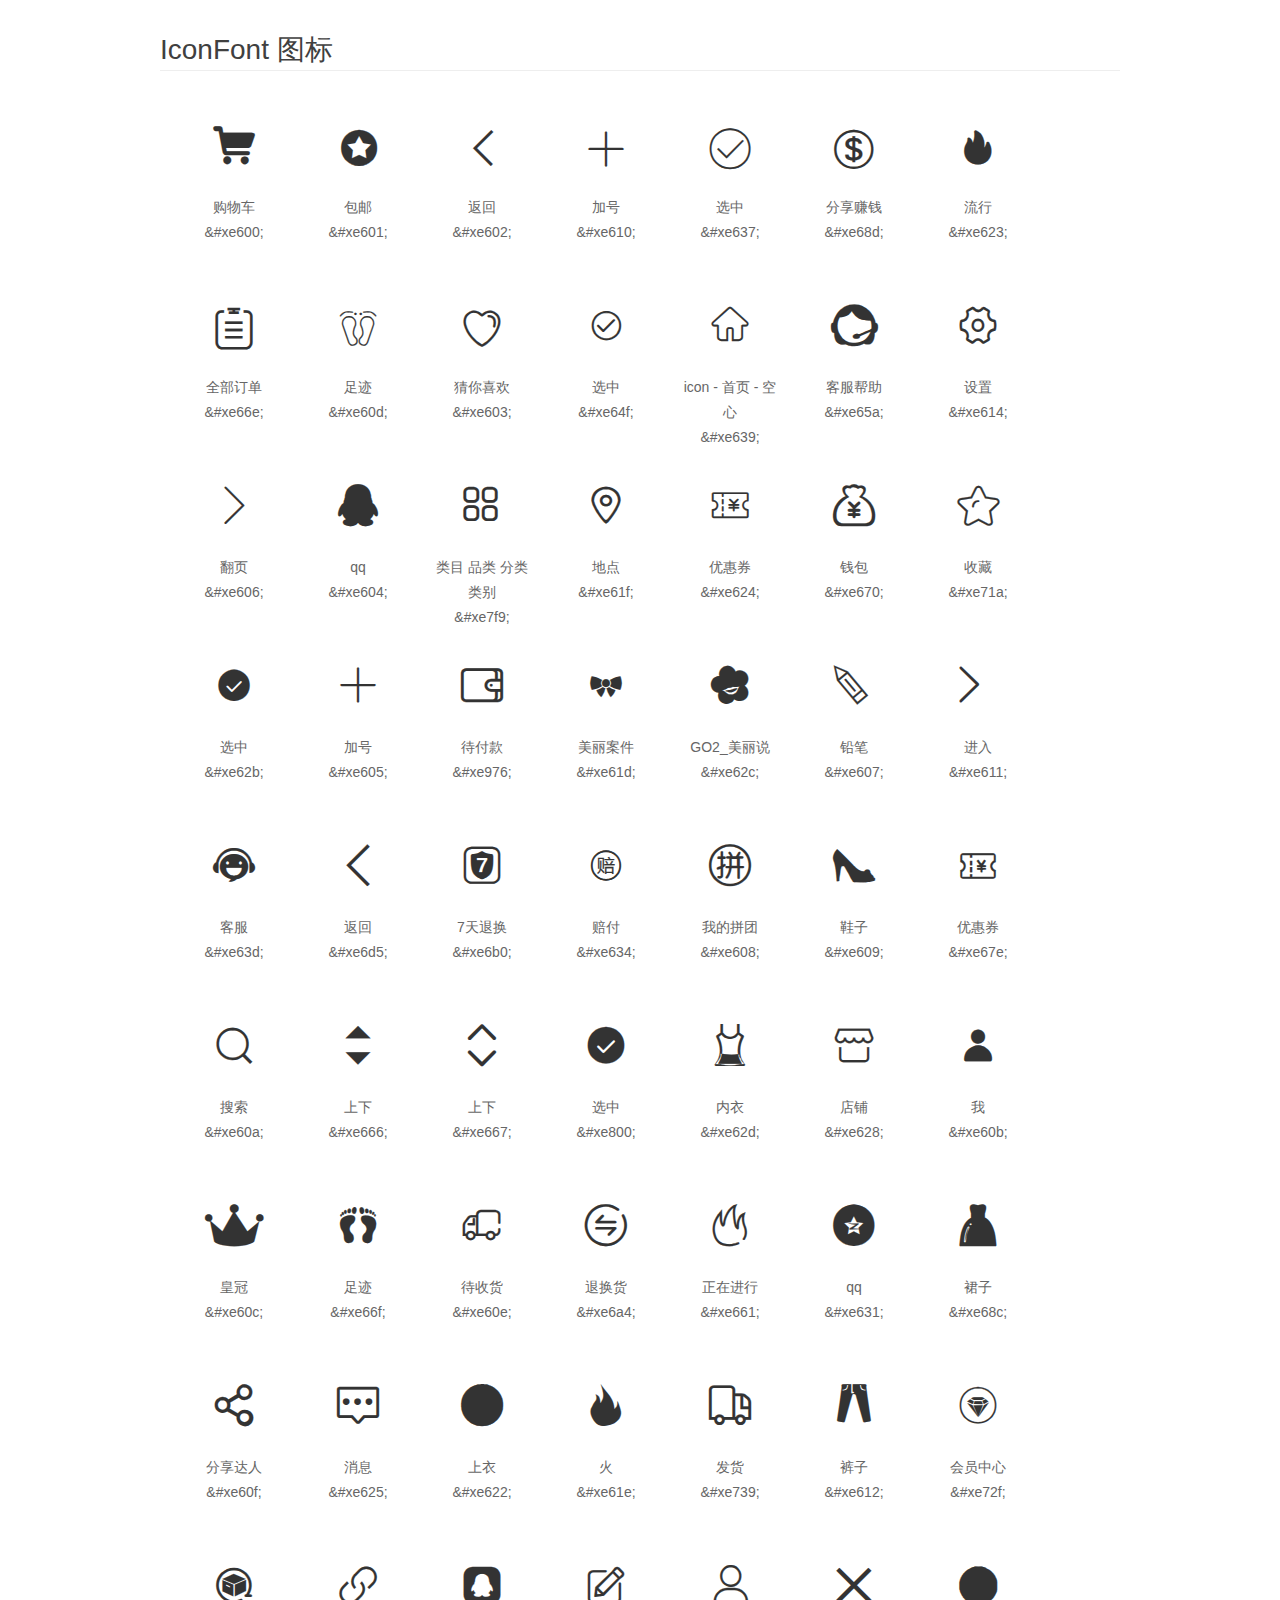
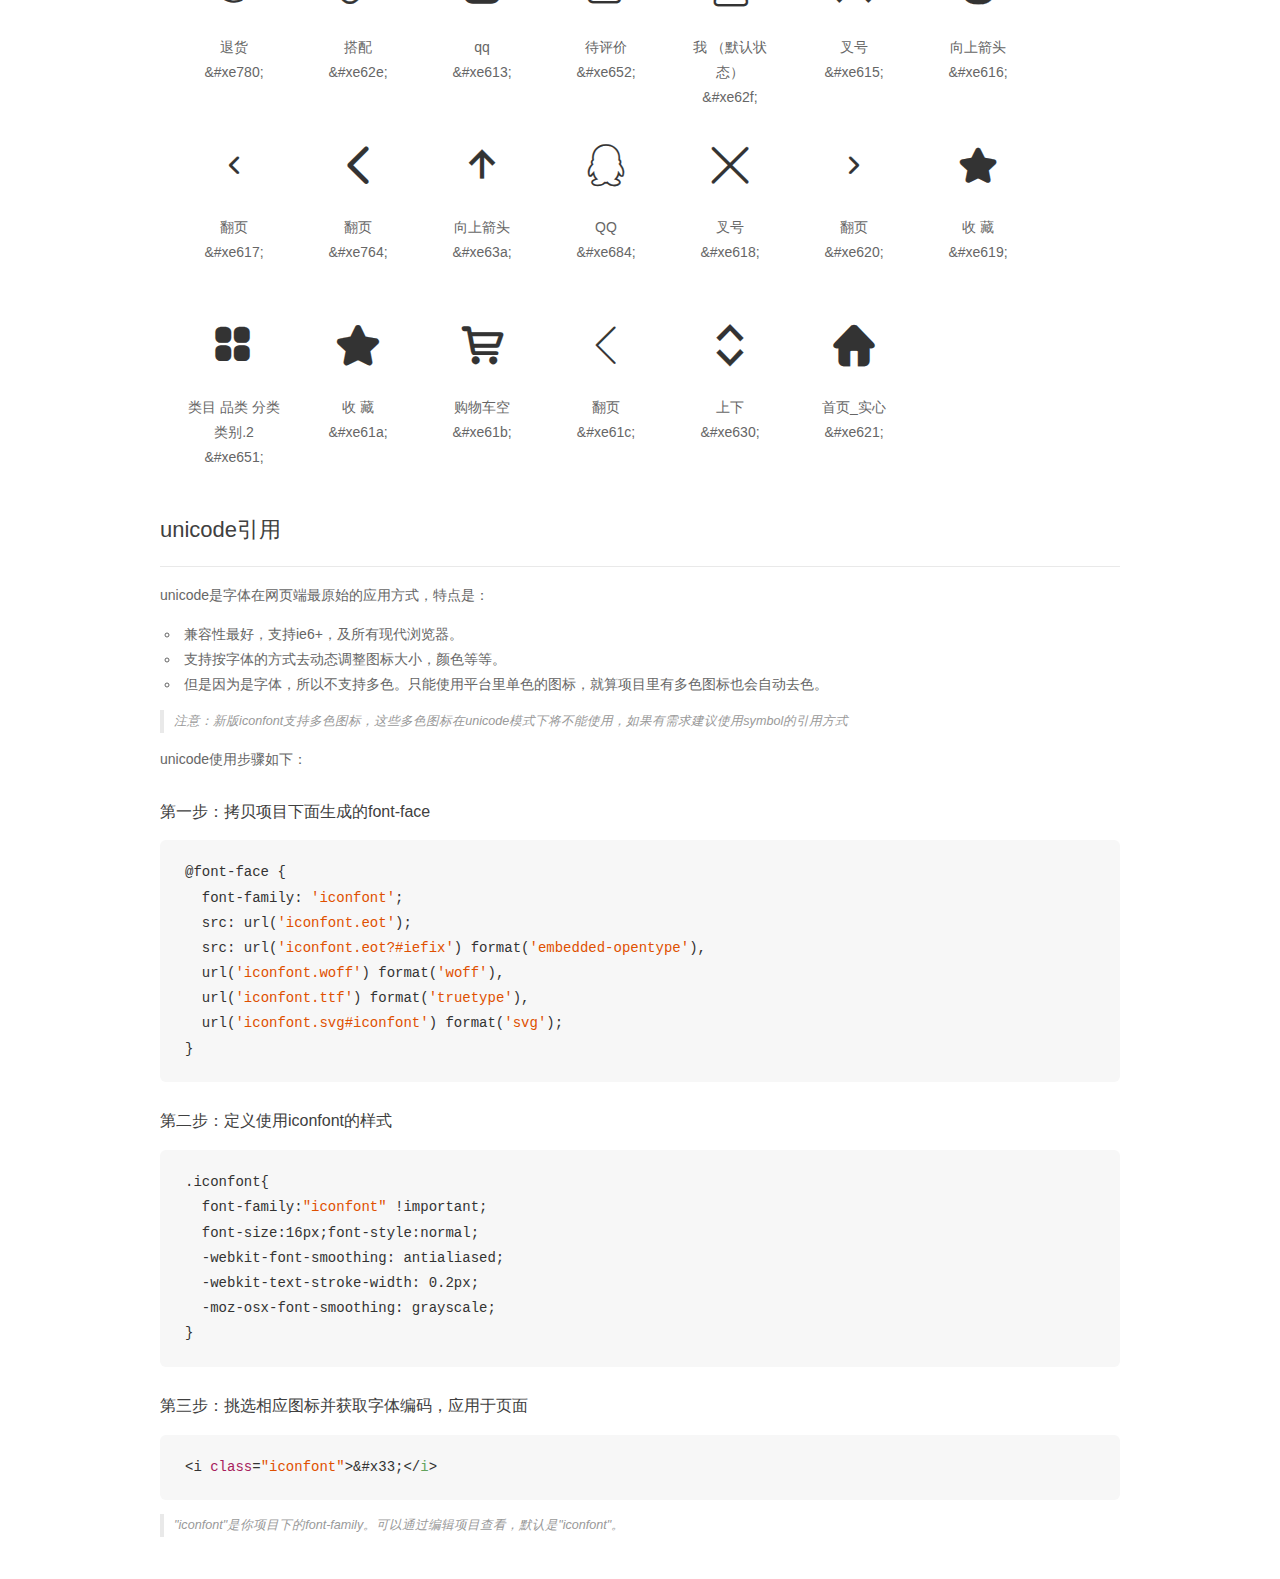
<file: iconfont/demo_unicode.html>
<!DOCTYPE html>
<html>
<head>
    <meta charset="utf-8"/>
    <title>IconFont</title>
    <link rel="stylesheet" href="demo.css">

    <style type="text/css">

        @font-face {font-family: "iconfont";
          src: url('iconfont.eot'); /* IE9*/
          src: url('iconfont.eot#iefix') format('embedded-opentype'), /* IE6-IE8 */
          url('iconfont.woff') format('woff'), /* chrome, firefox */
          url('iconfont.ttf') format('truetype'), /* chrome, firefox, opera, Safari, Android, iOS 4.2+*/
          url('iconfont.svg#iconfont') format('svg'); /* iOS 4.1- */
        }

        .iconfont {
          font-family:"iconfont" !important;
          font-size:16px;
          font-style:normal;
          -webkit-font-smoothing: antialiased;
          -webkit-text-stroke-width: 0.2px;
          -moz-osx-font-smoothing: grayscale;
        }

    </style>
</head>
<body>
    <div class="main markdown">
        <h1>IconFont 图标</h1>
        <ul class="icon_lists clear">
            
                <li>
                <i class="icon iconfont">&#xe600;</i>
                    <div class="name">购物车</div>
                    <div class="code">&amp;#xe600;</div>
                </li>
            
                <li>
                <i class="icon iconfont">&#xe601;</i>
                    <div class="name">包邮</div>
                    <div class="code">&amp;#xe601;</div>
                </li>
            
                <li>
                <i class="icon iconfont">&#xe602;</i>
                    <div class="name">返回</div>
                    <div class="code">&amp;#xe602;</div>
                </li>
            
                <li>
                <i class="icon iconfont">&#xe610;</i>
                    <div class="name">加号</div>
                    <div class="code">&amp;#xe610;</div>
                </li>
            
                <li>
                <i class="icon iconfont">&#xe637;</i>
                    <div class="name">选中</div>
                    <div class="code">&amp;#xe637;</div>
                </li>
            
                <li>
                <i class="icon iconfont">&#xe68d;</i>
                    <div class="name">分享赚钱</div>
                    <div class="code">&amp;#xe68d;</div>
                </li>
            
                <li>
                <i class="icon iconfont">&#xe623;</i>
                    <div class="name">流行</div>
                    <div class="code">&amp;#xe623;</div>
                </li>
            
                <li>
                <i class="icon iconfont">&#xe66e;</i>
                    <div class="name">全部订单</div>
                    <div class="code">&amp;#xe66e;</div>
                </li>
            
                <li>
                <i class="icon iconfont">&#xe60d;</i>
                    <div class="name">足迹</div>
                    <div class="code">&amp;#xe60d;</div>
                </li>
            
                <li>
                <i class="icon iconfont">&#xe603;</i>
                    <div class="name">猜你喜欢</div>
                    <div class="code">&amp;#xe603;</div>
                </li>
            
                <li>
                <i class="icon iconfont">&#xe64f;</i>
                    <div class="name">选中</div>
                    <div class="code">&amp;#xe64f;</div>
                </li>
            
                <li>
                <i class="icon iconfont">&#xe639;</i>
                    <div class="name">icon - 首页 - 空心</div>
                    <div class="code">&amp;#xe639;</div>
                </li>
            
                <li>
                <i class="icon iconfont">&#xe65a;</i>
                    <div class="name">客服帮助</div>
                    <div class="code">&amp;#xe65a;</div>
                </li>
            
                <li>
                <i class="icon iconfont">&#xe614;</i>
                    <div class="name">设置</div>
                    <div class="code">&amp;#xe614;</div>
                </li>
            
                <li>
                <i class="icon iconfont">&#xe606;</i>
                    <div class="name">翻页</div>
                    <div class="code">&amp;#xe606;</div>
                </li>
            
                <li>
                <i class="icon iconfont">&#xe604;</i>
                    <div class="name">qq</div>
                    <div class="code">&amp;#xe604;</div>
                </li>
            
                <li>
                <i class="icon iconfont">&#xe7f9;</i>
                    <div class="name">类目 品类 分类 类别</div>
                    <div class="code">&amp;#xe7f9;</div>
                </li>
            
                <li>
                <i class="icon iconfont">&#xe61f;</i>
                    <div class="name">地点</div>
                    <div class="code">&amp;#xe61f;</div>
                </li>
            
                <li>
                <i class="icon iconfont">&#xe624;</i>
                    <div class="name">优惠券</div>
                    <div class="code">&amp;#xe624;</div>
                </li>
            
                <li>
                <i class="icon iconfont">&#xe670;</i>
                    <div class="name">钱包</div>
                    <div class="code">&amp;#xe670;</div>
                </li>
            
                <li>
                <i class="icon iconfont">&#xe71a;</i>
                    <div class="name">收藏</div>
                    <div class="code">&amp;#xe71a;</div>
                </li>
            
                <li>
                <i class="icon iconfont">&#xe62b;</i>
                    <div class="name">选中</div>
                    <div class="code">&amp;#xe62b;</div>
                </li>
            
                <li>
                <i class="icon iconfont">&#xe605;</i>
                    <div class="name">加号</div>
                    <div class="code">&amp;#xe605;</div>
                </li>
            
                <li>
                <i class="icon iconfont">&#xe976;</i>
                    <div class="name">待付款</div>
                    <div class="code">&amp;#xe976;</div>
                </li>
            
                <li>
                <i class="icon iconfont">&#xe61d;</i>
                    <div class="name">美丽案件</div>
                    <div class="code">&amp;#xe61d;</div>
                </li>
            
                <li>
                <i class="icon iconfont">&#xe62c;</i>
                    <div class="name">GO2_美丽说</div>
                    <div class="code">&amp;#xe62c;</div>
                </li>
            
                <li>
                <i class="icon iconfont">&#xe607;</i>
                    <div class="name">铅笔</div>
                    <div class="code">&amp;#xe607;</div>
                </li>
            
                <li>
                <i class="icon iconfont">&#xe611;</i>
                    <div class="name">进入</div>
                    <div class="code">&amp;#xe611;</div>
                </li>
            
                <li>
                <i class="icon iconfont">&#xe63d;</i>
                    <div class="name">客服</div>
                    <div class="code">&amp;#xe63d;</div>
                </li>
            
                <li>
                <i class="icon iconfont">&#xe6d5;</i>
                    <div class="name">返回</div>
                    <div class="code">&amp;#xe6d5;</div>
                </li>
            
                <li>
                <i class="icon iconfont">&#xe6b0;</i>
                    <div class="name">7天退换</div>
                    <div class="code">&amp;#xe6b0;</div>
                </li>
            
                <li>
                <i class="icon iconfont">&#xe634;</i>
                    <div class="name">赔付</div>
                    <div class="code">&amp;#xe634;</div>
                </li>
            
                <li>
                <i class="icon iconfont">&#xe608;</i>
                    <div class="name">我的拼团</div>
                    <div class="code">&amp;#xe608;</div>
                </li>
            
                <li>
                <i class="icon iconfont">&#xe609;</i>
                    <div class="name">鞋子</div>
                    <div class="code">&amp;#xe609;</div>
                </li>
            
                <li>
                <i class="icon iconfont">&#xe67e;</i>
                    <div class="name">优惠券</div>
                    <div class="code">&amp;#xe67e;</div>
                </li>
            
                <li>
                <i class="icon iconfont">&#xe60a;</i>
                    <div class="name">搜索</div>
                    <div class="code">&amp;#xe60a;</div>
                </li>
            
                <li>
                <i class="icon iconfont">&#xe666;</i>
                    <div class="name">上下</div>
                    <div class="code">&amp;#xe666;</div>
                </li>
            
                <li>
                <i class="icon iconfont">&#xe667;</i>
                    <div class="name">上下</div>
                    <div class="code">&amp;#xe667;</div>
                </li>
            
                <li>
                <i class="icon iconfont">&#xe800;</i>
                    <div class="name">选中</div>
                    <div class="code">&amp;#xe800;</div>
                </li>
            
                <li>
                <i class="icon iconfont">&#xe62d;</i>
                    <div class="name">内衣</div>
                    <div class="code">&amp;#xe62d;</div>
                </li>
            
                <li>
                <i class="icon iconfont">&#xe628;</i>
                    <div class="name">店铺</div>
                    <div class="code">&amp;#xe628;</div>
                </li>
            
                <li>
                <i class="icon iconfont">&#xe60b;</i>
                    <div class="name">我</div>
                    <div class="code">&amp;#xe60b;</div>
                </li>
            
                <li>
                <i class="icon iconfont">&#xe60c;</i>
                    <div class="name">皇冠</div>
                    <div class="code">&amp;#xe60c;</div>
                </li>
            
                <li>
                <i class="icon iconfont">&#xe66f;</i>
                    <div class="name">足迹</div>
                    <div class="code">&amp;#xe66f;</div>
                </li>
            
                <li>
                <i class="icon iconfont">&#xe60e;</i>
                    <div class="name">待收货</div>
                    <div class="code">&amp;#xe60e;</div>
                </li>
            
                <li>
                <i class="icon iconfont">&#xe6a4;</i>
                    <div class="name">退换货</div>
                    <div class="code">&amp;#xe6a4;</div>
                </li>
            
                <li>
                <i class="icon iconfont">&#xe661;</i>
                    <div class="name">正在进行</div>
                    <div class="code">&amp;#xe661;</div>
                </li>
            
                <li>
                <i class="icon iconfont">&#xe631;</i>
                    <div class="name">qq</div>
                    <div class="code">&amp;#xe631;</div>
                </li>
            
                <li>
                <i class="icon iconfont">&#xe68c;</i>
                    <div class="name">裙子</div>
                    <div class="code">&amp;#xe68c;</div>
                </li>
            
                <li>
                <i class="icon iconfont">&#xe60f;</i>
                    <div class="name">分享达人</div>
                    <div class="code">&amp;#xe60f;</div>
                </li>
            
                <li>
                <i class="icon iconfont">&#xe625;</i>
                    <div class="name">消息</div>
                    <div class="code">&amp;#xe625;</div>
                </li>
            
                <li>
                <i class="icon iconfont">&#xe622;</i>
                    <div class="name">上衣</div>
                    <div class="code">&amp;#xe622;</div>
                </li>
            
                <li>
                <i class="icon iconfont">&#xe61e;</i>
                    <div class="name">火</div>
                    <div class="code">&amp;#xe61e;</div>
                </li>
            
                <li>
                <i class="icon iconfont">&#xe739;</i>
                    <div class="name">发货</div>
                    <div class="code">&amp;#xe739;</div>
                </li>
            
                <li>
                <i class="icon iconfont">&#xe612;</i>
                    <div class="name">裤子</div>
                    <div class="code">&amp;#xe612;</div>
                </li>
            
                <li>
                <i class="icon iconfont">&#xe72f;</i>
                    <div class="name">会员中心</div>
                    <div class="code">&amp;#xe72f;</div>
                </li>
            
                <li>
                <i class="icon iconfont">&#xe780;</i>
                    <div class="name">退货</div>
                    <div class="code">&amp;#xe780;</div>
                </li>
            
                <li>
                <i class="icon iconfont">&#xe62e;</i>
                    <div class="name">搭配</div>
                    <div class="code">&amp;#xe62e;</div>
                </li>
            
                <li>
                <i class="icon iconfont">&#xe613;</i>
                    <div class="name">qq</div>
                    <div class="code">&amp;#xe613;</div>
                </li>
            
                <li>
                <i class="icon iconfont">&#xe652;</i>
                    <div class="name">待评价</div>
                    <div class="code">&amp;#xe652;</div>
                </li>
            
                <li>
                <i class="icon iconfont">&#xe62f;</i>
                    <div class="name">我 （默认状态）</div>
                    <div class="code">&amp;#xe62f;</div>
                </li>
            
                <li>
                <i class="icon iconfont">&#xe615;</i>
                    <div class="name">叉号</div>
                    <div class="code">&amp;#xe615;</div>
                </li>
            
                <li>
                <i class="icon iconfont">&#xe616;</i>
                    <div class="name">向上箭头</div>
                    <div class="code">&amp;#xe616;</div>
                </li>
            
                <li>
                <i class="icon iconfont">&#xe617;</i>
                    <div class="name">翻页</div>
                    <div class="code">&amp;#xe617;</div>
                </li>
            
                <li>
                <i class="icon iconfont">&#xe764;</i>
                    <div class="name">翻页</div>
                    <div class="code">&amp;#xe764;</div>
                </li>
            
                <li>
                <i class="icon iconfont">&#xe63a;</i>
                    <div class="name">向上箭头</div>
                    <div class="code">&amp;#xe63a;</div>
                </li>
            
                <li>
                <i class="icon iconfont">&#xe684;</i>
                    <div class="name">QQ</div>
                    <div class="code">&amp;#xe684;</div>
                </li>
            
                <li>
                <i class="icon iconfont">&#xe618;</i>
                    <div class="name">叉号</div>
                    <div class="code">&amp;#xe618;</div>
                </li>
            
                <li>
                <i class="icon iconfont">&#xe620;</i>
                    <div class="name">翻页</div>
                    <div class="code">&amp;#xe620;</div>
                </li>
            
                <li>
                <i class="icon iconfont">&#xe619;</i>
                    <div class="name">收 藏</div>
                    <div class="code">&amp;#xe619;</div>
                </li>
            
                <li>
                <i class="icon iconfont">&#xe651;</i>
                    <div class="name">类目 品类 分类 类别.2</div>
                    <div class="code">&amp;#xe651;</div>
                </li>
            
                <li>
                <i class="icon iconfont">&#xe61a;</i>
                    <div class="name">收 藏</div>
                    <div class="code">&amp;#xe61a;</div>
                </li>
            
                <li>
                <i class="icon iconfont">&#xe61b;</i>
                    <div class="name">购物车空</div>
                    <div class="code">&amp;#xe61b;</div>
                </li>
            
                <li>
                <i class="icon iconfont">&#xe61c;</i>
                    <div class="name">翻页</div>
                    <div class="code">&amp;#xe61c;</div>
                </li>
            
                <li>
                <i class="icon iconfont">&#xe630;</i>
                    <div class="name">上下</div>
                    <div class="code">&amp;#xe630;</div>
                </li>
            
                <li>
                <i class="icon iconfont">&#xe621;</i>
                    <div class="name">首页_实心</div>
                    <div class="code">&amp;#xe621;</div>
                </li>
            
        </ul>
        <h2 id="unicode-">unicode引用</h2>
        <hr>

        <p>unicode是字体在网页端最原始的应用方式，特点是：</p>
        <ul>
        <li>兼容性最好，支持ie6+，及所有现代浏览器。</li>
        <li>支持按字体的方式去动态调整图标大小，颜色等等。</li>
        <li>但是因为是字体，所以不支持多色。只能使用平台里单色的图标，就算项目里有多色图标也会自动去色。</li>
        </ul>
        <blockquote>
        <p>注意：新版iconfont支持多色图标，这些多色图标在unicode模式下将不能使用，如果有需求建议使用symbol的引用方式</p>
        </blockquote>
        <p>unicode使用步骤如下：</p>
        <h3 id="-font-face">第一步：拷贝项目下面生成的font-face</h3>
        <pre><code class="lang-js hljs javascript">@font-face {
  font-family: <span class="hljs-string">'iconfont'</span>;
  src: url(<span class="hljs-string">'iconfont.eot'</span>);
  src: url(<span class="hljs-string">'iconfont.eot?#iefix'</span>) format(<span class="hljs-string">'embedded-opentype'</span>),
  url(<span class="hljs-string">'iconfont.woff'</span>) format(<span class="hljs-string">'woff'</span>),
  url(<span class="hljs-string">'iconfont.ttf'</span>) format(<span class="hljs-string">'truetype'</span>),
  url(<span class="hljs-string">'iconfont.svg#iconfont'</span>) format(<span class="hljs-string">'svg'</span>);
}
</code></pre>
        <h3 id="-iconfont-">第二步：定义使用iconfont的样式</h3>
        <pre><code class="lang-js hljs javascript">.iconfont{
  font-family:<span class="hljs-string">"iconfont"</span> !important;
  font-size:<span class="hljs-number">16</span>px;font-style:normal;
  -webkit-font-smoothing: antialiased;
  -webkit-text-stroke-width: <span class="hljs-number">0.2</span>px;
  -moz-osx-font-smoothing: grayscale;
}
</code></pre>
        <h3 id="-">第三步：挑选相应图标并获取字体编码，应用于页面</h3>
        <pre><code class="lang-js hljs javascript">&lt;i <span class="hljs-class"><span class="hljs-keyword">class</span></span>=<span class="hljs-string">"iconfont"</span>&gt;&amp;#x33;<span class="xml"><span class="hljs-tag">&lt;/<span class="hljs-name">i</span>&gt;</span></span></code></pre>

        <blockquote>
        <p>"iconfont"是你项目下的font-family。可以通过编辑项目查看，默认是"iconfont"。</p>
        </blockquote>
    </div>


</body>
</html>
</file>
<file: css/index.css>
/*
* @Author: 宏达
* @Date:   2017-08-24 12:39:50
* @Last Modified by:   宏达
* @Last Modified time: 2017-08-31 01:23:49
*/
@import url('base.css');

.header{
	width: 100%;
	height: 0.88rem;
	background: #ffffff;
	/* border-bottom: 1px solid #cdcccc; */
	display: flex;
	padding: 0.25rem 0.34rem 0 0.34rem;
    justify-content: space-between;
    position: fixed;
    z-index: 999;
}
#header{
	width: 100%;
	height: 0.88rem;
}
.sousuo{
	display: block;
	width: 0.41rem;
	height: 0.4rem;
	color: #000;
	/* background: yellow; */
}
.word{
    font-size: 0.35rem;
    color: #333333;
    width: 1.06rem;
    height: 0.35rem;
    background: #ffffff;
    line-height: 0.35rem;
    text-align: center;
}
.xiaoxi{
	width: 0.4rem;
	height: 0.36rem;
	color: #000;
	/* background: blue; */
}
.banner{
	width: 100%;
	height: 3.9rem;
	background: #ffffff;
	/* border-bottom: 1px solid #cdcccc; */
}
.banner a{
	display: block;
	width: 100%;
	height: 100%;
}
.banner img{
	display: block;
	width: 100%;
	height: 100%;
}
.nav{
    width: 100%;
    height: 0.8rem;
    background: #ffffff;
    display: flex;
    padding: 0.25rem 0.3rem;
    justify-content: space-between;
}
/* .nav li a{
	display: block;
} */
.nav li{
	width: 1.4rem;
	height: 0.22rem;
	/* background: #ffffff; */
/* 	display: flex;
	justify-content: space-between; */
    
}
.nav .logo{
	float: left;
	width: 0.17rem;
	height: 0.22rem;
	/* line-height: 0.1rem; */
	text-align: center;
	color: #908D8E;
	position: relative;
	left: 0.02rem;
	bottom: 0.03rem;
	/* margin-bottom: 0.1rem; */
	/* background: yellow; */
}
.nav li .logo11{
	position: relative;
	left: 0.2rem;
	color: #908D8E;
}
.nav .nav-word{
	margin-top: 0.05rem;
	width: 1.7rem;
	height: 0.22rem;
	/* background: #ffffff; */
	font-size: 0.12rem;
	color: #908d8e;
	text-align: center;
	line-height: 0.2rem;
}
.choujiang ul{
	width: 100%;
	height: 2.88rem;
	background: #ffffff;
	border-top: 0.1rem solid #f2f5f8;
	border-bottom: 0.1rem solid #f2f5f8;
	padding: 0.46rem 0.32rem 0.32rem;
	display: flex;
	justify-content: space-between;
}
.choujiangnei li{
	width: 1.41rem;
	height: 1.91rem;
	background: #ffffff;
	display:flex;
	flex-direction: column;
	/* flex-wrap: wrap; */
	align-content: space-between;
}
.choujiangnei li a{
	display: block;
	width: 100%;
	height: 100%;
}
.choujiangnei li img{
	display: block;
	width: 100%;
	height: 100%;
}
.choujiangnei .tupian1{
	width: 1.41rem;
	height: 1.43rem;
	background: #ffffff;
}
.choujiang-word{
	width: 1.55rem;
	height: 0.23rem;
	background: #ffffff;
	padding: 0.15rem 0.05rem 0 0.05rem;
	font-size: 0.23rem;
	/* text-align: center; */
	/* line-height: 0.23rem; */
	/* align-self:center; */
}
.choujiang a{
	color: #333333;
}
.miaosha{
	width: 100%;
	height: 4.3rem;
	background: #fffeff;
	border-bottom: 0.1rem solid #f2f5f8;
}
.miaosha-top{
	width: 100%;
	height: 0.8rem;
	background: #fffeff;
	display: flex;
	justify-content:space-between;
	padding: 0.25rem 0.21rem 0 0.24rem;
}
.miaosha-top .top-zuo{
	width: 1.6rem;
	height: 0.29rem;
	background: #fffeff;
	display: flex;
    justify-content:space-between;
}
.miaosha-top .top-you{
	width: 3.7rem;
	height: 0.23rem;
	background: #fffeff;
    font-size: 0.23rem;
    color: #787677;
    line-height: 0.29rem;
    text-align: center;
}
.top-zuo .zuo-logo{
	width: 0.2rem;
	height: 0.29rem;
	line-height: 0.29rem;
	/* background: yellow; */
}
.top-zuo .you-word{
	width: 1.2rem;
	height: 0.29rem;
	/* background:  */
	font-size: 0.22rem;
	line-height: 0.29rem;
	color: #5e5b5c;
}
.miaosha-bottom{
    width: 7.09rem;
    height: 3.01rem;
    margin: 0 auto;
    /* background:  */
}
.miaosha-bottom img{
	display: block;
	width: 100%;
	height: 100%;
}
.miaosha-bottom a{
	display: block;
	width: 100%;
	height: 100%;
}
/* 今日上新 */
.jinri{
	width: 100%;
	height: 4.66rem;
	background: #fffeff;
	border-bottom: 0.1rem solid #f2f5f8;
}
.jinri-top{
	width: 100%;
	height: 0.8rem;
	background: #fffeff;
	display: flex;
	justify-content:space-between;
	padding: 0.25rem 0.05rem 0 0.24rem;
}
.jinri-top .top-zuo{
	width: 1.5rem;
	height: 0.29rem;
	background: #fffeff;
	display: flex;
    justify-content:space-between;
}
.jinri-top .top-you{
	width: 4rem;
	height: 0.23rem;
	background: #fffeff;
    font-size: 0.23rem;
    color: #787677;
    line-height: 0.29rem;
    display: flex;
    justify-content: space-between;
}
.top-zuo .zuo-logo{
	width: 0.2rem;
	height: 0.29rem;
	/* background: yellow; */

}
.top-you .you-word1{
	width: 3.5rem;
	height: 0.29rem;
	/* background:  */
	font-size: 0.22rem;
	line-height: 0.29rem;
	color: #5e5b5c;
}
/* .jinri-top .top-you{
	width: 3.15rem;
	height: 0.24rem;
	margin-right: 0.2rem;
	display: flex;
	justify-content: space-between;
} */
.you-logo a{
	display: block;
	width: 100%;
	height: 100%;
}
.you-logo{
	padding-top: 0.05rem;
	width: 0.17rem;
	height: 0.24rem;
	margin-right: 0.3rem;
	float: right;
}
.you-logo img{
	display: block;
	width: 100%;
	height: 100%;
}
.jinri-bottom ul{
    width: 7.09rem;
    height: 3.8rem;
    margin: 0 auto;
    display: flex;
    justify-content: space-between;
    /* background:  */
}
.jinri-bottom img{
	display: block;
	width: 100%;
	height: 100%;
}
.jinri-bottom a{
	display: block;
	width: 100%;
	height: 100%;
}
.jinri-bottom li{
	width: 2rem;
	height: 3.39rem;
	background: #fff;
	display: flex;
	flex-wrap: wrap;
	align-items:flex-start;
	margin-right: 0.1rem;
}
.jinri-bottom .tupian2{
	width: 2rem;
	height: 3rem;
}
.tupian2-word{
	width: 0.84rem;
	height: 0.19rem;
	font-size: 0.19rem;
	color: #333333;
	padding-top: 0.1rem;
	margin: 0 auto;
	text-align: center;
}
.liuxing{
	width: 100%;
	height: 8.28rem;
	background: #ffffff;
	border-bottom: 0.1rem solid #f2f5f8;
}
.liu-top{
	width: 100%;
	height: 0.8rem;
	background: #fffeff;
	display: flex;
	justify-content:space-between;
	padding: 0.25rem 0.21rem 0 0.24rem;
}
.liu-top .top-zuo{
	width: 1.5rem;
	height: 0.29rem;
	background: #fffeff;
	display: flex;
    justify-content:space-between;
}
.liu-top .top-you{
	width: 3.23rem;
	height: 0.23rem;
	background: #fffeff;
    font-size: 0.23rem;
    color: #787677;
    line-height: 0.29rem;
    text-align: center;
}
.top-zuo .zuo-logo{
	width: 0.2rem;
	height: 0.29rem;
	/* background: yellow; */
}
.top-you .you-word2{
	width: 2rem;
	height: 0.29rem;
	/* background:  */
	font-size: 0.22rem;
	line-height: 0.29rem;
	color: #5e5b5c;
}
.liu-top .top-you{
	width: 1.8rem;
	height: 0.24rem;
	display: flex;
	justify-content: space-between;
}
.you-logo a{
	display: block;
	width: 100%;
	height: 100%;
}
.you-logo{
	padding-top: 0.05rem;
	width: 0.2rem;
	height: 0.24rem;
}
.you-logo img{
	display: block;
	width: 100%;
	height: 100%;
	/* padding-bottom: -0.05rem; */
}
.liu-center{
	width: 100%;
	height: 6.34rem;
	background: #fff;
}
.liu-center ul{
	width: 100%;
	height: 1.84rem;
	background: #fff;
	display: flex;
	justify-content: space-between;
	margin-bottom: 0.4rem;
}
.liu-center li{
	width: 1.5rem;
	height: 1.84rem;
	display: flex;
	flex-wrap: wrap;
    justify-content: space-between;
    margin-left: 0.3rem;
}
.liu-center .tupian3{
	width: 1.4rem;
	height: 1.4rem;
	background: #fff;
}
.liu-center img{
	display: block;
	width: 100%;
	height: 100%;
}
.tupian3-word{
	width: 1.5rem;
	height: 0.23rem;
    font-size: 0.23rem;
    text-align: center;
    line-height: 0.23rem;
    color: #3e3e3e;
}
.liu-bottom{
	width: 100%;
	height: 1.04rem;
	background: #fff;
	overflow: hidden;
}
.bottom-zhong{
	width: 1.7rem;
	height: 0.28rem;
	background: #fff;
	margin: 0.4rem auto;
	display: flex;
	justify-content: space-between;
}
.zhong-zuo{
	width: 0.8rem;
	height: 0.28rem;
	background: #fd7632;
	font-size: 0.14rem;
	color: #fff;
	text-align: center;
	line-height: 0.28rem;
	border-radius: 0.14rem;
}
.zhong-you{
	width: 0.76rem;
	height: 0.1rem;
	background: #fff;
	margin-top: 0.1rem;
	display: flex;
	justify-content: space-between;
}
.yuan{
	width: 0.1rem;
	height: 0.1rem;
	background: #666666;
    border-radius: 50%;
}
.dapei{
	width: 7.1rem;
	height: 7.9rem;
	background: #ffffff;
	margin: 0 auto;
}
.dapei-top{
	width: 100%;
	height: 0.8rem;
	background: #fffeff;
	display: flex;
	justify-content:space-between;
	padding: 0.25rem 0.21rem 0 0.24rem;
}
.dapei-top .top-zuo{
	width: 2.3rem;
	height: 0.29rem;
	background: #fffeff;
	display: flex;
    justify-content:space-between;
}
.dapei-top .top-you{
	width: 2.7rem;
	height: 0.23rem;
	background: #fffeff;
    font-size: 0.23rem;
    color: #787677;
    line-height: 0.29rem;
    text-align: center;
}
.top-zuo .zuo-logo{
	width: 0.2rem;
	height: 0.29rem;
	/* background: yellow; */
}
.top-zuo .you-word2{
	width: 1.96rem;
	height: 0.29rem;
	/* background:  */
	font-size: 0.22rem;
	line-height: 0.29rem;
	color: #5e5b5c;
}
.dapei-bottom{
	width: 7.1rem;
	height: 7.1rem;
	background: #ffffff;
	display: flex;
	justify-content: space-between;
}
.dapei-bottom .bottom-zuo{
	width: 4.76rem;
	height: 7.26rem;
	background: green;
	border-right: 0.04rem solid #ffffff;
}
.bottom-zuo img{
	display: block;
	width: 100%;
	height: 100%;
}
.dapei-bottom a{
	display: block;
	width: 100%;
	height: 100%;
}
.dapei-bottom .bottom-you{
	width: 2.34rem;
	height: 7.1rem;
	/* background: green; */
	/* border-bottom: 0.04rem solid #ffffff; */
}
.dapei-bottom ul li{
	width: 2.34rem;
	height: 2.44rem;
	background: #ffffff;
	border-bottom: 0.04rem solid #ffffff;
	position: relative;
}
.bottom-you img{
	display: block;
	width: 100%;
	height: 100%;
}
.bottom-you a{
	display: block;
	width: 100%;
	height: 100%;
}
.dapei-bottom ul li:nth-child(3){
	border-bottom: 0.06rem solid #ffffff;
}
.jiaqian{
	width: 1.2rem;
	height: 0.36rem;
	background: black;
	font-size: 0.21rem;
	color: #fff;
	text-align: center;
	line-height: 0.36rem;
	float: left;
	position: absolute;
	bottom: 0;
	right: 0rem;
	background:rgba(0,0,0,0.6);
}
.changqun-top{
    width: 7.09rem;
    height: 3.01rem;
    margin: 0.3rem auto;
    /* background:  */
}
.changqun-top img{
	display: block;
	width: 100%;
	height: 100%;
}
.changqun-top a{
	display: block;
	width: 100%;
	height: 100%;
}
.changqun-bottom ul{
    width: 7.09rem;
    height: 3.1rem;
    margin: 0 auto;
    display: flex;
    justify-content: space-between;
    /* background:  */
}
.changqun-bottom img{
	display: block;
	width: 100%;
	height: 100%;
}
.changqun-bottom a{
	display: block;
	width: 100%;
	height: 100%;
}
.changqun-bottom li{
	width: 2rem;
	height: 3.39rem;
	background: #fff;
	display: flex;
	flex-wrap: wrap;
	align-items:flex-start;
	margin-right: 0.1rem;
}
.changqun-bottom .tupian2{
	width: 2rem;
	height: 3rem;
}
.tupian2-word{
	width: 0.84rem;
	height: 0.19rem;
	font-size: 0.19rem;
	color: #333333;
	padding-top: 0.1rem;
	margin: 0 auto;
	text-align: center;
}
.gezi{
	width: 7.1rem;
	height: 7.2rem;
	background: #ffffff;
	margin: 0.5rem auto 0rem;
}
.shishang{
	width: 7.1rem;
	height: 7.7rem;
	background: #ffffff;
	padding-left: 0.2rem;
}
.shishang-bottom{
	width: 7.1rem;
	height: 7.1rem;
	background: #ffffff;
	display: flex;
	justify-content: space-between;
}
.shishang-bottom .bottom-zuo{
	width: 4.76rem;
	height: 7.26rem;
	background: green;
	border-right: 0.04rem solid #ffffff;
}
.bottom-zuo img{
	display: block;
	width: 100%;
	height: 100%;
}
.shishang-bottom a{
	display: block;
	width: 100%;
	height: 100%;
}
.shishang-bottom .bottom-you{
	width: 2.34rem;
	height: 7.1rem;
	/* background: green; */
	/* border-bottom: 0.04rem solid #ffffff; */
}
.shishang-bottom ul li{
	width: 2.34rem;
	height: 2.44rem;
	background: #ffffff;
	border-bottom: 0.04rem solid #ffffff;
	position: relative;
}
.bottom-you img{
	display: block;
	width: 100%;
	height: 100%;
}
.bottom-you a{
	display: block;
	width: 100%;
	height: 100%;
}
.shishang-bottom ul li:nth-child(3){
	border-bottom: 0.06rem solid #ffffff;
}

.danpin-top{
	width: 100%;
	height: 0.8rem;
	background: #fffeff;
	display: flex;
	justify-content:space-between;
	padding: 0.7rem 0.21rem 0.5rem 0.24rem;
}
.danpin-top .top-zuo{
	width: 1.6rem;
	height: 0.29rem;
	background: #fffeff;
	display: flex;
    justify-content:space-between;
}
.danpin-top .top-you{
	width: 3.23rem;
	height: 0.23rem;
	background: #fffeff;
    font-size: 0.23rem;
    color: #787677;
    line-height: 0.29rem;
    text-align: center;
}
.top-zuo .zuo-logo{
	width: 0.2rem;
	height: 0.29rem;
	/* background: yellow; */
}
.top-zuo .you-word{
	width: 1.2rem;
	height: 0.29rem;
	/* background:  */
	font-size: 0.22rem;
	line-height: 0.29rem;
	color: #5e5b5c;
}
.danpin-bottom ul{
	width: 7.1rem;
	height: 6.57rem;
	background: #fff;
    margin: 0 auto;
    overflow: hidden;
    display: flex;
    justify-content: space-between;
 /*    margin-bottom: 0.7rem; */
}
.tupian5{
	width: 3.45rem;
	height: 5.18rem;
	/* background: green; */
}
.tupian5 img{
	display: block;
	width: 100%;
	height: 100%;
}
/* .danpin-bottom a{
	display: block;
	width: 100%;
	height: 100%;
} */
.danpin-bottom ul li{
	width: 3.4rem;
	height: 6.18rem;
	background: #fff;
	display: flex;
	flex-wrap: wrap;	
}
.tupian5-word ul{
	width: 3.4rem;
	height: 1rem;
	background: #fff;
	display: flex;
	flex-wrap: wrap;
	margin-top: 0.14rem;
}
.youxuan{
	width: 0.61rem;
	height: 0.28rem;
	background: #f9e4a8;
	font-size: 0.19rem;
	line-height: 0.28rem;
	color: #353534;
}
.youxuan1{
	width: 1.2rem;
	height: 0.28rem;
	background: #f2f5f8;
	font-size: 0.19rem;
	line-height: 0.28rem;
	color: #9596a7;
}
.youxuan2{
	width: 0.86rem;
	height: 0.28rem;
	background: #f2f5f8;
	font-size: 0.19rem;
	line-height: 0.28rem;
	color: #9596a7;
}
.youxuan3{
	width: 0.60rem;
	height: 0.28rem;
	background: #f2f5f8;
	font-size: 0.19rem;
	line-height: 0.28rem;
	color: #9596a7;
}
.youxuan4{
	width: 0.60rem;
	height: 0.28rem;
	background: #f2f5f8;
	font-size: 0.19rem;
	line-height: 0.28rem;
	color: #9596a7;
	margin-right: 0rem;
}
.tupian5-word ul a{
	display: block;
	margin-right: 0.1rem;
	text-align: center;
}
.shoujia{
	width: 3.4rem;
	height: 0.27rem;
	background: #fff;
	display: flex;
	justify-content: space-between;
}
.shoujia .left{
	width: 0.8rem;
	height: 0.27rem;
	background: #fff;
	font-size: 0.19rem;
	color: #333333;
	text-align: center;
	line-height: 0.27rem;
}
.shoujia .right{
	width: 0.8rem;
	height: 0.26rem;
	background: #fff;
	font-size: 0.19rem;
	color: #333333;
	text-align: center;
	line-height: 0.27rem;
	display: flex;
}
.shoujia-word{
	width: 0.45rem;
	height: 0.26rem;
	background: #fff;
	font-size: 0.19rem;
	color: #9b9b9b;
	text-align: center;
	line-height: 0.26rem;
}
.shoujia .logo1{
	/* float: left; */
	display: block;
	width: 0.34rem;
	height: 0.26rem;
	/* background: yellow; */
}
/* 底栏 */
/* .dilan{
	width: 100%;
	height: 0.98rem;
	background: #ffffff;
	border-top: 1px solid #c5c5c5;
	position: fixed;
	z-index: 999;
	bottom: 0;
	left: 0;
}
.dilan ul{
	width: 6.1rem;
	height: 1rem;
	background: #ffffff;
	margin: 0.1rem auto;
	display: flex;
	justify-content: space-between;
}
.dilan ul li{
	width: 1rem;
	height: 1rem;
	background: #ffffff;
	display: flex;
	flex-wrap: wrap;
	justify-content: center;
	
}
.dilan li .logo{
	display: block;
	width: 0.44rem;
	height: 0.4rem;
	color: #e40046;
	
	margin-top: 0.06rem;
}
.dilan .shouye-word{
	display: block;
    width: 0.8rem;
    height: 0.25rem;
    background: #ffffff;
    font-size: 0.19rem;
    color: #e40046;
    line-height: 0.18rem;
    text-align: center;
}
#dilan{
	
	width: 100%;
	height: 1.2rem;
	background: #ffffff;
	bottom: 0;
	left: 0
} */
.dibu{
	width: 100%;
	height: 0.98rem;
	position: fixed;
	background: #fff;
	bottom: 0;
	left: 0;
	display: flex;
	justify-content: space-around;
	border-top: 1px solid #c5c5c5;
	z-index: 99;
}
.dibu li{
	width: 25%;
	height: 100%;
}
.dibu li a{
	display: block;
	width: 100%;
	height: 100%;
	display: flex;
	flex-direction: column;
	justify-content: space-between;
	align-items: center;
	align-content: space-around;
	padding: 0.1rem 0;
}
.dibu img{
	display: block;
	width: 0.42rem;
	height: 0.42rem;
}
.dibu li p{
	font-size: 0.18rem;
	color: #333;
}
.dibu li:nth-child(1) p{
	font-size: 0.18rem;
	color: #f93773;   
}
.dibu1{
	width: 100%;
	height: 0.98rem;
}
</file>
<file: iconfont/iconfont.css>
@font-face {font-family: "iconfont";
  src: url('iconfont.eot?t=1503823922308'); /* IE9*/
  src: url('iconfont.eot?t=1503823922308#iefix') format('embedded-opentype'), /* IE6-IE8 */
  url('iconfont.woff?t=1503823922308') format('woff'), /* chrome, firefox */
  url('iconfont.ttf?t=1503823922308') format('truetype'), /* chrome, firefox, opera, Safari, Android, iOS 4.2+*/
  url('iconfont.svg?t=1503823922308#iconfont') format('svg'); /* iOS 4.1- */
}

.iconfont {
  font-family:"iconfont" !important;
  font-size:16px;
  font-style:normal;
  -webkit-font-smoothing: antialiased;
  -moz-osx-font-smoothing: grayscale;
}

.icon-gouwuche:before { content: "\e600"; font-size: 0.4rem;}

.icon-baoyou:before { content: "\e601"; float:left;font-size: 0.08rem;}

.icon-fanhui:before { content: "\e602"; }

.icon-iconfont707:before { content: "\e610"; }

.icon-xuanzhong:before { content: "\e637"; }

.icon-fenxiangzhuanqian:before { content: "\e68d"; }

.icon-liuxing:before { content: "\e623"; color: pink;}

.icon-quanbudingdan:before { content: "\e66e"; font-size: 0.5rem;}

.icon-zuji:before { content: "\e60d"; }

.icon-like:before { content: "\e603"; }

.icon-iconfonticonfonticonfont27:before { content: "\e64f"; }

.icon-iconshouyekongxin:before { content: "\e639"; font-size: 0.5rem;}

.icon-xingzhuang27kaobei:before { content: "\e65a"; }

.icon-shezhi:before { content: "\e614"; font-size: 0.4rem;}

.icon-iconfont_hexinhu:before { content: "\e606"; }

.icon-qq-copy:before { content: "\e604"; }

.icon-leimupinleifenleileibie:before { content: "\e7f9"; font-size: 0.5rem;}

.icon-didian:before { content: "\e61f"; }

.icon-youhuiquan:before { content: "\e624"; font-size: 0.65rem;}

.icon-qianbao:before { content: "\e670"; font-size: 0.65rem;}

.icon-shoucang:before { content: "\e71a"; font-size: 0.3rem}

.icon-xuanzhong1:before { content: "\e62b"; }

.icon-iconfont7:before { content: "\e605"; }

.icon-daifukuan:before { content: "\e976"; font-size: 0.5rem;}

.icon-meilianjian:before { content: "\e61d"; }

.icon-go2meilishuo:before { content: "\e62c"; }

.icon-pan-copy:before { content: "\e607"; font-size: 0.25rem}

.icon-jinru:before { content: "\e611"; }

.icon-weibiaoti1-copy:before { content: "\e63d"; font-size: 0.65rem;}

.icon-fanhui1:before { content: "\e6d5"; font-size: 0.4rem;}

.icon-seven:before { content: "\e6b0"; font-size: 0.2rem;}

.icon-peifu:before { content: "\e634"; }

.icon-wodepintuan:before { content: "\e608"; font-size: 0.65rem;}

.icon-xiezi:before { content: "\e609"; }

.icon-youhuiquan1:before { content: "\e67e"; }

.icon-search:before { content: "\e60a"; margin-left: 0.05rem;}

.icon-shangxia:before { content: "\e666"; }

.icon-shangxia1:before { content: "\e667"; }

.icon-xuanzhong2:before { content: "\e800"; }

.icon-neiyi:before { content: "\e62d"; }

.icon-dianpu:before { content: "\e628"; }

.icon-wo:before { content: "\e60b"; font-size: 0.5rem;}

.icon-huangguan:before { content: "\e60c"; color: gold;}

.icon-zuji1:before { content: "\e66f"; }

.icon-daishouhuo:before { content: "\e60e"; font-size: 0.5rem;}

.icon-tuihuanhuo:before { content: "\e6a4";font-size: 0.5rem; }

.icon-zhengzaijinhang:before { content: "\e661"; font-size: 0.25rem;}

.icon-qq:before { content: "\e631"; }

.icon-dress:before { content: "\e68c"; }

.icon-fenxiangdaren:before { content: "\e60f"; font-size: 0.55rem;}

.icon-xiaoxi:before { content: "\e625"; font-size: 0.4rem;}

.icon-shangyi:before { content: "\e622"; }

.icon-hot-3:before { content: "\e61e"; color: orange;}

.icon-fahuo:before { content: "\e739"; }

.icon-kuzi:before { content: "\e612"; }

.icon-huiyuanzhongxin:before { content: "\e72f";font-size: 0.65rem }

.icon-ccgl-tuihuoguanli-1:before { content: "\e780"; 

.icon-dapei:before { content: "\e62e"; }

.icon-qq1:before { content: "\e613"; }

.icon-daipingjia:before { content: "\e652";}

.icon-womorenzhuangtai:before { content: "\e62f"; }

.icon-chahao:before { content: "\e615"; }

.icon-arrow-top-red:before { content: "\e616"; }

.icon-fanye:before { content: "\e617"; }

.icon-fanye1:before { content: "\e764"; }

.icon-xiangshangjiantou:before { content: "\e63a"; }

.icon-QQ:before { content: "\e684"; }

.icon-chahao1:before { content: "\e618"; }

.icon-fanye2:before { content: "\e620"; }

.icon-shoucang1:before { content: "\e619"; }

.icon-leimupinleifenleileibie1:before { content: "\e651"; }

.icon-shoucang2:before { content: "\e61a"; }

.icon-gouwuchekong:before { content: "\e61b"; }

.icon-iconfont_hexinhu1:before { content: "\e61c"; }

.icon-shangxia2:before { content: "\e630"; }

.icon-shouye_shixin:before { content: "\e621"; color: red;}
</file>
<file: css/index2.css>
/*
* @Author: 宏达
* @Date:   2017-08-26 19:23:01
* @Last Modified by:   宏达
* @Last Modified time: 2017-08-31 03:13:12
*/
@import url('base.css');

.header{
	width: 100%;
	height: 0.88rem;
	background: #ffffff;
	/* border-bottom: 10px solid #f1f4f7; */
    position: fixed;
    z-index: 999;
}
#header{
	width: 100%;
	height: 0.88rem;
}
.header-in{
	width: 3.98rem;
	height: 0.35rem;
	background: #fff;
	margin-left: 2.99rem;
	margin-top: 0.36rem;
	display: flex;
    justify-content: space-between;
}
.word{
    font-size: 0.35rem;
    color: #333333;
    width: 1.5rem;
    height: 0.35rem;
    background: #ffffff;
    line-height: 0.35rem;
    text-align: center;
}
.bianji{
	width: 0.58rem;
	height: 0.35rem;
	background: #fff;
	font-size: 0.28rem;
	color: #808080;
	text-align: center;
	line-height: 0.35rem;
}
.lingquan{
	width: 100%;
	height: 1.06rem;
	background: #fff;
	border-top: 10px solid #f1f4f7;
	border-bottom: 0.02rem solid #f1f4f7;
	overflow: hidden;
}
.lingquan-in{
	width: 6.88rem;
	height: 0.36rem;
	background: #fff;
	margin-top: 0.4rem;
	margin-left: 0.3rem;
	display: flex;
	justify-content: space-between;
}
.lingquan-in .left{
	width: 1.77rem;
	height: 0.36rem;
	background: #fff;
	display: flex;
	justify-content: space-between;
}
.lingquan-in .right{
	width: 0.6rem;
	height: 0.36rem;
	background: #fff;
	font-size: 0.23rem;
	color: #ff6699;
	text-align: center;
	padding-top: 0.04rem;
}
.lingquan-in .left-left{
	width: 0.36rem;
	height: 0.36rem;
	border-radius: 50%;
	border: 0.03rem solid #e4e4e4;
}
.lingquan-in .left-right{
	width: 1.2rem;
	height: 0.36rem;
	color: #333333;
	font-size: 0.28rem;
	padding-top: 0.01rem;
	padding-left: 0.03rem;
}
.lianyiqun{
	width: 100%;
	height: 3.98rem;
	background: #fff;
	overflow: hidden;
}
.qunzi{
	margin-top: 0.36rem;
	width: 100%;
	height: 2.54rem;
	background: #fff;
	margin-bottom: 0.34rem;
}
.qunzi .left{
	width: 0.32rem;
	height: 0.32rem;
	border: 0.03rem solid #e6e6e6;
	border-radius: 50%;
	margin-top: 1rem;
	margin-left: 0.2rem;
	margin-right: 0.2rem;
	float: left;
}
.qunzi .meinv{
	width: 1.7rem;
	height: 2.54rem;
	background: yellow;
	margin-right: 0.21rem;
	float: left;
}
.meinv img{
	display: block;
	width: 100%;
	height: 100%;
}
.qunzi .right{
	width: 4.87rem;
	height: 2.54rem;
	background: #fff;
	float: right;
}
.right .yihang{
	width: 4.87rem;
	height: 0.63rem;
	font-size: 0.28rem;
	color: #000000;
	margin-top: 0.08rem;
	margin-bottom: 0.34rem;
}
.right .erhang{
    width: 4.87rem;
    height: 0.22rem;
    background: #fff;
    margin-bottom: 0.82rem;
}
.erhang .left{
	width: 1.4rem;
	height: 0.22rem;
	font-size: 0.22rem;
	color: #b2b2b2;
	line-height: 0.22rem;
	float: left;
}
.erhang .right1{
	width: 1.5rem;
	height: 0.22rem;
	/* background:  */
	font-size: 0.22rem;
	color: #b2b2b2;
	line-height: 0.22rem;
	float: left;
	margin-right: 0.3rem;
}
.erhang .right2{
	width: 1.25rem;
	height: 0.22rem;
	/* background:  */
	font-size: 0.22rem;
	color: #b2b2b2;
	line-height: 0.22rem;
	float: left;
}
.right .sanhang{
    width: 4.87rem;
    height: 0.23rem;
    background: #fff;
}
.sanhang .right1{
	width: 1.25rem;
	height: 0.23rem;
	/* background:  */
	font-size: 0.23rem;
	color: #333333;
	line-height: 0.23rem;
	float: left;
}
.sanhang .right2{
	width: 0.6rem;
	height: 0.23rem;
	/* background:  */
	font-size: 0.23rem;
	color: #333333;
	line-height: 0.2rem;
	margin-right: 0.18rem;
	float: right;
}
.meimei{
	width: 6rem;
	height: 0.23rem;
	background: #fff;
	margin-left: 0.72rem;
	font-size: 0.23rem;
	color: #e40046;
	line-height: 0.23rem;
	margin-bottom: 0.52rem;
}
.cainixihuan{
	width: 100%;
	height: 21.1rem;
	background: #fff;
	border-top: 0.1rem solid #eeeeee;
}
.caini-word{
	width: 2.5rem;
	height: 0.9rem;
	font-size: 0.26rem;
	color: #0a1b1a;
	line-height: 0.9rem;
	margin-left: 0.2rem;
}
.zhengwen ul{
	width: 7.1rem;
	height: 6.67rem;
	background: #fff;
	margin-left: 0.2rem;
	display: flex;
	justify-content: space-between;
}
.zhengwen ul li{
	width: 3.45rem;
	height: 6.67rem;
	background: #fff;
}
li a{
	display: block;
	width: 100%;
	height: 100%;
}
.zhengwen img{
	display: block;
	width: 3.45rem;
	height: 5.17rem;
	background: yellow;
	margin-bottom: 0.14rem;
}
.zhengwen .youxuan{
	width: 3.45rem;
	height: 0.29rem;
	background: #fff;
	margin-bottom: 0.53rem;

}
.youxuan .left{
	width: 0.61rem;
	height: 0.29rem;
	background: #ff6699;
	font-size: 0.18rem;
	color: #fff;
	line-height: 0.29rem;
	text-align: center;
	margin-right: 0.13rem;
	float: left;
}
.youxuan .right{
	width: 2.71rem;
	height: 0.29rem;
	background: #ffffff;
	font-size: 0.24rem;
	color: #666666;
	line-height: 0.29rem;
	text-align: center;
	float: left;
}
.shoujia{
	width: 3.45rem;
	height: 0.26rem;
	background: #fff;
}
.shoujia .left{
	width: 0.9rem;
	height: 0.26rem;
	background: #fff;
	font-size: 0.26rem;
	color: #333333;
	line-height: 0.26rem;
	float: left;
}
.shoujia .right{
	width: 0.81rem;
	height: 0.26rem;
	background: #fff;
	/* font-size: 0.26rem;
	color: #333333;
	line-height: 0.26rem; */
	float: right;
}
.right-left{
	width: 0.4rem;
	height: 0.26rem;
	/* background:  */
	font-size: 0.2rem;
	color: #999999;
	line-height: 0.26rem;
	float: left;
}
.right-right{
	width: 0.26rem;
	height: 0.3rem;
	/* background: yellow; */
	margin-right: 0.05rem;
	margin-bottom: 0.2rem;
	position: relative;
	bottom: 0.05rem;
	float: right;
	font-size: 0.1rem;
}
.liuxing{
	width: 100%;
	height: 7.72rem;
	background: #fff;
	overflow: hidden;
}
.liuxing .top ul{
	width: 6.29rem;
	height: 0.66rem;
	background: #fff;
	margin-left: 0.6rem;
	margin-top: 0.34rem;
	display: flex;
	justify-content: space-between;
	margin-bottom: 0.3rem;
}
.top ul li{
	width: 0.58rem;
	height: 0.66rem;
	background: #fff;
	border-bottom: 4px solid #333333;
	font-size: 0.27rem;
	color: #000000;
	padding-top: 0.04rem;
}
.liuxing-word{
	color: #000000;
}
.danpin-bottom ul{
	width: 7.1rem;
	height: 6.57rem;
	background: #fff;
    margin: 0 auto;
    overflow: hidden;
    display: flex;
    justify-content: space-between;
    margin-bottom: 2rem;
}
.tupian5{
	width: 3.45rem;
	height: 5.18rem;
	background: green;
}
.tupian5 img{
	display: block;
	width: 100%;
	height: 100%;
}
.danpin-bottom ul li{
	width: 3.4rem;
	height: 6.18rem;
	background: #fff;
	display: flex;
	flex-wrap: wrap;
}
.tupian5-word ul{
	width: 3.4rem;
	height: 1rem;
	background: #fff;
	display: flex;
	flex-wrap: wrap;
	margin-top: 0.14rem;
}
.youxuan{
	width: 0.61rem;
	height: 0.28rem;
	background: #f9e4a8;
	font-size: 0.19rem;
	line-height: 0.28rem;
	color: #353534;
}
.youxuan1{
	width: 1.1rem;
	height: 0.28rem;
	background: #f2f5f8;
	font-size: 0.19rem;
	line-height: 0.28rem;
	color: #9596a7;
}
.youxuan2{
	width: 0.86rem;
	height: 0.28rem;
	background: #f2f5f8;
	font-size: 0.19rem;
	line-height: 0.28rem;
	color: #9596a7;
}
.youxuan3{
	width: 0.60rem;
	height: 0.28rem;
	background: #f2f5f8;
	font-size: 0.19rem;
	line-height: 0.28rem;
	color: #9596a7;
}
.youxuan4{
	width: 0.60rem;
	height: 0.28rem;
	background: #f2f5f8;
	font-size: 0.19rem;
	line-height: 0.28rem;
	color: #9596a7;
	margin-right: 0rem;
}
.tupian5-word ul a{
	display: block;
	margin-right: 0.1rem;
	text-align: center;
}
.shoujia{
	width: 3.4rem;
	height: 0.27rem;
	background: #fff;
	display: flex;
	justify-content: space-between;
}
.shoujia .left{
	width: 0.8rem;
	height: 0.27rem;
	background: #fff;
	font-size: 0.19rem;
	color: #333333;
	text-align: center;
	line-height: 0.27rem;
}
.shoujia .right{
	width: 0.8rem;
	height: 0.26rem;
	background: #fff;
	font-size: 0.19rem;
	color: #333333;
	text-align: center;
	line-height: 0.27rem;
	display: flex;
}
.shoujia-word{
	width: 0.45rem;
	height: 0.26rem;
	background: #fff;
	font-size: 0.19rem;
	color: #9b9b9b;
	text-align: center;
	line-height: 0.26rem;
}
.shoujia a{
	display: block;
	width: 0.34rem;
	height: 0.26rem;
	background: yellow;
}
/* 合计 支付 */
.zhifu{
    width: 100%;
    height: 0.98rem;
    background: #fff;
    border-top: 1px solid #c5c5c5;
    position: fixed;
    z-index: 999;
    bottom: 0.9rem;
    left: 0;
}
#zhifu{
	 width: 100%;
    height: 1rem;
    bottom: 0.9rem;
    left: 0;
}
.quanxuan{
	width: 1.05rem;
	height: 0.97rem;
	background: #fff;
	margin-left: 0.3rem;
	margin-right: 1.4rem;
	float: left;
}
.quanxuan .left{
    width: 0.36rem;
    height: 0.36rem;
    /* background:  */
    border-radius: 50%;
    border: 0.03rem solid #e4e4e4;
    margin-top: 0.3rem;
    float: left;
}
.quanxuan .right{
    width: 0.63rem;
    height: 0.36rem;
    /* background:  */
    /* border: 0.03rem solid #e4e4e4; */
    margin-top: 0.3rem;
    font-size: 0.25rem;
    color: #333333;
    text-align: center;
    line-height: 0.36rem;
    float: right;
}
.heji{
	width: 2.34rem;
	height: 0.98rem;
	background: #fff;
	float: left;
}
.heji .top{
	width: 1.7rem;
	height: 0.25rem;
	/* background:  */
	font-size: 0.25rem;
	color: #ff6699;
	margin-top: 0.23rem;
	float: right;
}
.heji .bottom{
	width: 2.56rem;
	height: 0.23rem;
	/* background:  */
	font-size: 0.23rem;
	color: #ff6699;
	margin-top: 0.06rem;
	margin-bottom: 0.05rem;
	float: right;
}
.jiesuan{
	width: 2.10rem;
	height: 0.96rem;
	background: #ff6699;
	font-size: 0.32rem;
	color: #fff;
	text-align: center;
	line-height: 0.98rem;
	float: right;
}
.dibu{
	width: 100%;
	height: 0.98rem;
	position: fixed;
	background: #fff;
	bottom: 0;
	left: 0;
	display: flex;
	justify-content: space-around;
	border-top: 1px solid #c5c5c5;
	z-index: 99;
}
.dibu li{
	width: 25%;
	height: 100%;
}
.dibu li a{
	display: block;
	width: 100%;
	height: 100%;
	display: flex;
	flex-direction: column;
	justify-content: space-between;
	align-items: center;
	align-content: space-around;
	padding: 0.1rem 0;
}
.dibu img{
	display: block;
	width: 0.42rem;
	height: 0.42rem;
}
.dibu li p{
	font-size: 0.18rem;
	color: #333;
}
.dibu li:nth-child(3) p{
	font-size: 0.18rem;
	color: #f93773;   
}
.dibu1{
	width: 100%;
	height: 0.98rem;
}
</file>
<file: css/index3.css>
/*
* @Author: 宏达
* @Date:   2017-08-26 16:57:32
* @Last Modified by:   宏达
* @Last Modified time: 2017-08-30 23:22:06
*/
@import url('base.css');

.header{
	width: 100%;
	height: 0.88rem;
	background: #ffffff;
	/* border-bottom: 1px solid #cdcccc; */
	display: flex;
	padding: 0.25rem 0.34rem 0 0.34rem;
    justify-content: space-between;
    position: fixed;
    z-index: 999;
}
#header{
	width: 100%;
	height: 0.88rem;
}
.sousuo{
	display: block;
	width: 0.41rem;
	height: 0.4rem;
	color: #000;
	/* background: yellow; */
}
.xiaoxi{
	width: 0.4rem;
	height: 0.36rem;
	color: #000;
	/* background: blue; */
}
.yonghu{
	width: 100%;
	height: 2.22rem;
	background: #fff;
	overflow: hidden;
}
.touxiang img{
	display: block;
	width: 120%;
	height: 100%;
}
.touxiang{
	width: 1.4rem;
	height: 1.4rem;
	/* background: yellow; */
	margin-top: 0.34rem;
	margin-left: 0.19rem;
	float: left;
}
.touxiang-right{
	width: 5.69rem;
	height: 1.43rem;
	background: #fff;
	margin-top: 0.34rem;
	float: right;
}
.touxiang-right .top{
	width: 3.93rem;
	height: 0.44rem;
	background: #fff;
	margin-top: 0.15rem;
	margin-bottom: 0.24rem;
}
.yonghuming{
	width: 3.28rem;
	height: 0.44rem;
	background: #fff;
	font-size: 0.4rem;
	color: #000;
	line-height: 0.44rem;
	float: left;
}
.vip{
	width: 0.44rem;
	height: 0.44rem;
	/* background: yellow; */
	border-radius: 50%;
	float: right;
}
.touxiang-right .bottom{
	width: 5.69rem;
	height: 0.6rem;
	background: #fff;
	overflow: hidden;
}
.bottom .fengge{
	width: 1.83rem;
	height: 0.34rem;
	background: #fff;
	margin-top: 0.2rem;
	font-size: 0.29rem;
	color: #333333;
	line-height: 0.34rem;
	float: left;
}
.bottom .dingzhi{
	width: 2.14rem;
	height: 0.6rem;
	/* background: #000; */
	border: 0.01rem solid #000;
	border-radius: 0.3rem;
	float: right;
	margin-right: 0.2rem;
	font-size: 0.28rem;
	color: #333333;
	text-align: center;
	line-height: 0.6rem;
	/* float: right; */
}
.jiahao{
	width: 0.28rem;
	height: 0.28rem;
	/* background: yellow; */
	float: left;
	margin-left: 0.3rem;
	/* margin-top: 0.18rem; */
	margin-bottom: 0.4rem;
}
.dingzhi-word{
	font-size: 0.28rem;
	color: #333333;
	text-align: center;
	line-height: 0.6rem;
	float: right;
	margin-right: 0.3rem;
}
.nav ul{
	width: 100%;
	height: 1.7rem;
	background: #fff;
	border-top: 0.1rem solid #f1f5f8;
	border-bottom: 0.1rem solid #f1f5f8;
	display: flex;
	justify-content: space-between;
}
.nav ul li{
	width: 1.5rem;
	height: 1.5rem;
	background: #fff;
	overflow: hidden;
}
.nav-logo{
	width: 0.5rem;
	height: 0.42rem;
	/* background: yellow; */
	margin-top: 0.3rem;
    margin-left: 0.5rem;
    margin-bottom: 0.22rem;
    color: #050505;
    font-size: 0.65rem;
}
.nav-word{
	width: 1.49rem;
	height: 0.27rem;
	/* background:  */
	font-size: 0.27rem;
	color: #050505;
	text-align: center;
	line-height: 0.27rem;
}
.qianbao{
	width: 100%;
	height: 4.04rem;
	background: #fff;
	overflow: hidden;
}
.qianbao .neibu{
	width: 100%;
	height: 3.38rem;
	background: #ff;
	margin-top: 0.3rem;
}
.qianbao ul{
	display: flex;
	justify-content: space-around;
	flex-wrap: wrap;
}
.qianbao ul li{
	width: 1.52rem;
	height: 1.52rem;
	background: hotpink;
	margin-bottom: 0.34rem;
}
.qianbao ul li:nth-child(1){
	background: #E9FAF4;
}
.qianbao ul li:nth-child(2){
	background: #FFF7DC;
}
.qianbao ul li:nth-child(3){
	background: #E7F3F7;
}
.qianbao ul li:nth-child(4){
	background: #FFF5F9;
}
.qianbao ul li:nth-child(5){
	background: #E9FAF4;
}
.qianbao ul li:nth-child(6){
	background: #E7F3F7;
}
.qianbao ul li:nth-child(7){
	background: #F4F3FE;
}
.qianbao ul li:nth-child(8){
	background: #FFF7DC;
}
.neibu .logo{
	width: 0.65rem;
	height: 0.65rem;
	/* background: yellow; */
	margin-top: 0.24rem;
	margin-left: 0.44rem;
	margin-bottom: 0.18rem;
	color: #050505;
}
.neibu .word{
	width: 1.52rem;
	height: 0.25rem;
	/* background:  */
	font-size: 0.25rem;
	color: #687671;
	text-align: center;
	line-height: 0.25rem;
}
.fenxiang{
	width: 100%;
	height: 3.25rem;
	background: #f1f5f8;
	overflow: hidden;
}
.fenxiang .top{
	width: 100%;
	height: 1.2rem;
	background: #fff;
	margin-top: 0.1rem;
	overflow: hidden;
}
.fenxiang .top-left{
	width: 2.37rem;
	height: 0.6rem;
	background: #fff;
	margin-top: 0.3rem;
	margin-left: 0.2rem;
	float: left;
	display: flex;
	justify-content: space-between;
}
.fenxiang .top-right{
	width: 1.8rem;
	height: 0.23rem;
	background: #fff;
	float: right;
	font-size: 0.23rem;
	color: #565656;
	margin-top: 0.48rem;
	margin-right: 0.2rem;
	text-align: center;
	line-height: 0.23rem;
}
.left-left{
	width: 0.6rem;
	height: 0.6rem;
	background: #ffed8d;
	border-radius: 0.18rem;
	color: gold;
}
.left-right{
	width: 2.66rem;
	height: 0.6rem;
	/* background:  */
	font-size: 0.26rem;
	color: #333333;
	text-align: center;
	line-height: 0.6rem;
}
.dibu{
	width: 100%;
	height: 0.98rem;
	position: fixed;
	background: #fff;
	bottom: 0;
	left: 0;
	display: flex;
	justify-content: space-around;
	border-top: 1px solid #c5c5c5;
	z-index: 99;
}
.dibu li{
	width: 25%;
	height: 100%;
}
.dibu li a{
	display: block;
	width: 100%;
	height: 100%;
	display: flex;
	flex-direction: column;
	justify-content: space-between;
	align-items: center;
	align-content: space-around;
	padding: 0.1rem 0;
}
.dibu img{
	display: block;
	width: 0.42rem;
	height: 0.42rem;
}
.dibu li p{
	font-size: 0.18rem;
	color: #333;
}
.dibu li:nth-child(4) p{
	font-size: 0.18rem;
	color: #f93773;   
}
.dibu1{
	width: 100%;
	height: 0.98rem;
}
</file>
<file: css/index4.css>
/*
* @Author: 宏达
* @Date:   2017-08-26 15:32:18
* @Last Modified by:   宏达
* @Last Modified time: 2017-08-30 13:39:49
*/
@import url('base.css');
body{
	width: 100%;
	height: 13.34rem;
	background: #eeeeee;
}
.xitong-top{
	width: 100%;
	height: 0.88rem;
	background: #fff;
	overflow: hidden;
}
.xitong-top .neibu{
	width: 4.09rem;
	height: 0.38rem;
	background: #fff;
	margin-top: 0.25rem;
	margin-left: 0.36rem;
	display: flex;
	justify-content: space-between;
}
.neibu-left{
	width: 0.2rem;
	height: 0.38rem;
	/* background: yellow; */
}
.neibu-right{
	width: 1.41rem;
	height: 0.38rem;
	background: #fff;
	font-size: 0.32rem;
	color: #090909;
	line-height: 0.38rem;
	text-align: center;
}
.xitong-bottom{
	width: 100%;
	height: 0.21rem;
	background: #e6e6e6;
	border-top: 1px solid #cdcccc;
}
.top{
	width: 100%;
	height: 3.2rem;
	background: #ffffff;
	border-bottom: 0.11rem solid #e6e6e6;
}
.top ul li{
	width: 7.19rem;
	height: 1rem;
	background: #fff;
	margin-left: 0.31rem;
	display: flex;
	justify-content: space-between;
	border-bottom: 1px solid #e5e5e5;
}
.top li:nth-child(3){
	padding-top: 0.05rem;
	height: 1.1rem;
	padding-right: 0.5rem;
}
.left-word{
	width: 1.8rem;
	height: 0.98rem;
	background: #fff;
	font-size: 0.25rem;
	color: #3a3a3a;
	line-height: 1rem;
}
.jinru-logo{
	width: 0.15rem;
	height: 0.26rem;
	/* background: yellow; */
	margin-top: 0.38rem;
	margin-right: 0.26rem;
	font-size: 0.18rem;
	color: #333333;
	line-height: 0.26rem;
}
.center{
	width: 100%;
	height: 3.2rem;
	background: #ffffff;
	border-bottom: 0.11rem solid #e6e6e6;
}
.center ul li{
	width: 7.19rem;
	height: 1rem;
	background: #fff;
	margin-left: 0.31rem;
	display: flex;
	justify-content: space-between;
	border-bottom: 1px solid #e5e5e5;
}
.center li:nth-child(3){
	padding-top: 0.05rem;
	height: 1.1rem;
}
.bottom{
	width: 100%;
	height: 0.88rem;
	background: #fff;
	font-size: 0.27rem;
	color: #fc2a64;
	text-align: center;
	line-height: 0.88rem;
}
.bottom a{
	display: block;
	width: 100%;
	height: 100%;
	color: #fc2a64;
}
</file>
<file: css/index5.css>
/*
* @Author: 宏达
* @Date:   2017-08-27 08:49:53
* @Last Modified by:   宏达
* @Last Modified time: 2017-08-30 13:40:59
*/
@import url('base.css');
body{
	width: 100%;
	height: 13.34rem;
	background: #eeeeee;
}
.xitong-top{
	width: 100%;
	height: 0.88rem;
	background: #fff;
	overflow: hidden;
}
.xitong-top .neibu{
	width: 4.09rem;
	height: 0.38rem;
	background: #fff;
	margin-top: 0.25rem;
	margin-left: 0.36rem;
	display: flex;
	justify-content: space-between;
}
.neibu-left{
	width: 0.2rem;
	height: 0.38rem;
	/* background: yellow; */
}
.neibu-right{
	width: 1.41rem;
	height: 0.38rem;
	background: #fff;
	font-size: 0.32rem;
	color: #090909;
	line-height: 0.38rem;
	text-align: center;
}
.xitong-bottom{
	width: 100%;
	height: 0.21rem;
	background: #e6e6e6;
	border-top: 1px solid #cdcccc;
}
/* 主体 */
.zhuti{
    width: 100%;
    height: 7.04rem;
    background: #fff;
}
.zhuti ul{
	 width: 7.2rem;
    height: 7.04rem;
    /* background: red; */
    margin-left: 0.3rem;
}
.zhuti li a{
    width: 7.2rem;
    height: 0.88rem;
    /* background: blue; */
    border-bottom: 0.01rem solid #e5e5e5;
    overflow: hidden;
    display: flex;
    justify-content: space-between;
}
li .left{
	width: 2rem;
	height: 0.25rem;
	background: #fff;
	font-size: 0.25rem;
	color: #333333;
	line-height: 0.25rem;
	margin-top: 0.31rem;
}
li .right{
	width: 3.32rem;
	height: 0.88rem;
	/* background: pink; */
	margin-right: 0.3rem;
	font-size: 0.24rem;
	color: #878787;
	line-height: 0.88rem;
}
li .right1{
	width: 3.32rem;
	height: 0.88rem;
	/* background: pink; */
	margin-right: 0.3rem;
	font-size: 0.24rem;
	color: #878787;
	line-height: 0.88rem;
	float: right;
	padding-left: 2.4rem;
}
li .right2{
	width: 3.32rem;
	height: 0.88rem;
	/* background: pink; */
	margin-right: 0.3rem;
	font-size: 0.24rem;
	color: #878787;
	line-height: 0.88rem;
	float: right;
	padding-left: 3.1rem;
}
.right-left{
	width: 3.18rem;
	height: 0.88rem;
	/* background: green; */
	float: left;
	font-size: 0.24rem;
	color: #878787;
	line-height: 0.88rem;
	padding-left: 1.4rem;
}
.right-left1{
	width: 3.18rem;
	height: 0.88rem;
	/* background: green; */
	float: left;
	font-size: 0.24rem;
	color: #ff517d;
	line-height: 0.88rem;
	padding-left: 0.6rem;
}
.right-right{
	width: 0.14rem;
	height: 0.26rem;
	background: #fff;
	margin-top: 0.31rem;
	float: left;
	font-size: 0.26rem;
	color: #cccccc;
	line-height: 0.26rem;
}
.touxiang{
	width: 0.64rem;
	height: 0.64rem;
	/* background: yellow; */
	float: right;
	margin-top: 0.1rem;
	margin-right: 0.24rem;
}
.touxiang img{
	display: block;
	width: 120%;
	height: 100%;
}
</file>
<file: css/index6.css>
/*
* @Author: 宏达
* @Date:   2017-08-27 09:53:53
* @Last Modified by:   宏达
* @Last Modified time: 2017-08-31 01:38:27
*/
@import url('base.css');
body{
	color: #f2f5f8;
}
.xitong-top{
	width: 100%;
	height: 0.88rem;
	background: #fff;
	overflow: hidden;
}
.xitong-top .neibu{
	width: 4.09rem;
	height: 0.38rem;
	background: #fff;
	margin-top: 0.25rem;
	margin-left: 0.36rem;
	display: flex;
	justify-content: space-between;
}
.neibu-left{
	width: 0.2rem;
	height: 0.38rem;
	/* background: yellow; */
}
.neibu-right{
	width: 1.41rem;
	height: 0.38rem;
	background: #fff;
	font-size: 0.32rem;
	color: #090909;
	line-height: 0.38rem;
	text-align: center;
}
.xitong-bottom{
	width: 100%;
	height: 0.01rem;
	background: #e6e6e6;
	border-top: 1px solid #cdcccc;
}
.nav{
	width: 100%;
	height: 0.8rem;
	background: #fff;
}
.nav ul{
	width: 7.3rem;
	height: 0.8rem;
	background: #fff;
	margin: 0 auto;
	display: flex;
	justify-content: space-between;
}
.nav ul li{
	width: 1.3rem;
	height: 0.8rem;
	background: #fff;
	border-bottom: 0.04rem solid #000;
	font-size: 0.27rem;
	color: #000;
	text-align: center;
	line-height: 0.8rem;
	position: relative;
}
li a{
	display: block;
	color: #000;
	width: 100%;
	height: 100%;
}
.jiaoma{
	width: 0.24rem;
	height: 0.24rem;
	background: #fc4c47;
	border-radius: 50%;
	position: absolute; 
	top:0.2rem;
	left: 1.08rem;
	font-size: 0.22rem;
	text-align: center;
	line-height: 0.22rem;
	color: #fff;
}
.dingdan{
	width: 100%;
	height: 5.12rem;
	background: #fff;
	border-top: 0.1rem solid #f2f5f8;
}
.yihang{
	width: 100%;
	height: 0.82rem;
	background: #fff;
	border-bottom: 0.01rem solid #f2f5f8;
	border-right: 0.01rem solid #f2f5f8;
	border-left: 0.01rem solid #f2f5f8;
}
.yihang .left{
    width: 1.20rem;
    height: 0.26rem;
    background: #fff;
    margin-top: 0.28rem;
    margin-left: 0.21rem;
    font-size: 0.26rem;
    color: #333333;
    line-height: 0.26rem;
    float: left;
}
.yihang .right{
    width: 1.2rem;
    height: 0.25rem;
    background: #fff;
    margin-top: 0.24rem;
    /* margin-left: 0.21rem; */
    font-size: 0.25rem;
    color: #333333;
    line-height: 0.25rem;
    float: right;
}
.erhang{
	width: 100%;
	height: 2.21rem;
	background: #fff;
	border-bottom: 0.01rem solid #f2f5f8;
	border-left: 0.01rem solid #f2f5f8;
	border-right: 0.01rem solid #f2f5f8;
	overflow: hidden;
}
.erhang .left{
	width: 1.20rem;
	height: 1.80rem;
	background: yellow;
	margin-left: 0.21rem;
	margin-top: 0.2rem;
	margin-right: 0.21rem;
	float: left;
}
.erhang .right{
	width: 5.89rem;
	height: 1.80rem;
	background: #fff;
	margin-top: 0.2rem;
	margin-left: 1.61rem;
}
.erhang .left img{
	display: block;
	width: 100%;
	height: 100%;
}
.right-top{
	width: 5.89rem;
	height: 0.66rem;
	background: #fff;
}
.right-top .left1{
	width: 4.4rem;
	height: 0.65rem;
	background: #fff;
	font-size: 0.25rem;
	color: #333333;
	float: left;
}
.right-top .right1{
	width: 1.32rem;
	height: 0.34rem;
	background: #fff;
	font-size: 0.19rem;
	color: #333333;
	line-height: 0.34rem;
	float: right;
}
.right-center{
	width: 3.5rem;
	height: 0.61rem;
	background: #fff;
	display: flex;
	justify-content: space-between;
}
.right-center .left2{
	width: 2.0rem;
	height: 0.61rem;
	/* background:  */
	font-size: 0.25rem;
	color: #999999;
	line-height: 0.61rem;
}
.right-center .right2{
	width: 1.2rem;
	height: 0.61rem;
	/* background:  */
	font-size: 0.25rem;
	color: #999999;
	line-height: 0.61rem;
}
.right-bottom{
	width: 1.69rem;
	height: 0.53rem;
	background: #fff;
	font-size: 0.20rem;
	color: #999999;
	text-align: center;
	line-height: 0.53rem;
	float: right;
}
.sanhan{
	width: 100%;
	height: 0.99rem;
	background: #fff;
	margin-bottom: 0.2rem;
}
.sanhang{
	width: 3.9rem;
	height: 0.99rem;
	background: #fff;
	float: right;
}
.sanhang .left{
	width: 1.34rem;
	height: 0.99rem;
	background: #fff;
	font-size: 0.26rem;
	color: #999999;
	line-height: 0.99rem;
	float: left;
}
.sanhang .center{
	width: 0.9rem;
	height: 0.99rem;
	background: #fff;
	font-size: 0.26rem;
	color: #999999;
	line-height: 0.99rem;
	float: left;
}
.sanhang .right{
	width: 1.34rem;
	height: 0.99rem;
	background: #fff;
	font-size: 0.26rem;
	color: #ff6699;
	line-height: 0.99rem;
	float: right;
}
.sihang{
	width: 100%;
	height: 0.61rem;
	background: #fff;
	overflow: hidden;
}
.sihang .left{
	width: 3.0rem;
	height: 0.37rem;
	background: #fff;
	margin-top: 0.24rem;
	margin-left: 0.41rem;
	font-size: 0.22rem;
	color: #ff6699;
	line-height: 0.37rem;
	float: left;
}
.sihang .right{
	width: 1.6rem;
	height: 0.61rem;
	background: #ff6699;
	/* margin-top: 0.24rem;
	margin-left: 0.41rem; */
	font-size: 0.26rem;
	color: #fff;
	line-height: 0.61rem;
	text-align: center;
	border-radius: 0.26rem;
	margin-right: 0.2rem;
	float: right;
}
</file>
<file: css/index8.css>
/*
* @Author: 宏达
* @Date:   2017-08-27 20:19:20
* @Last Modified by:   宏达
* @Last Modified time: 2017-08-31 03:09:46
*/
@import url('base.css');
.top{
	width: 100%;
	height: 0.77rem;
	background: white;
	float: right;
	display: flex;
	justify-content: center;
	align-items: center;
	position: fixed;
	top: 0;
	left: 0;
	z-index: 999;
}
#top{
	width: 100%;
	height: 0.77rem;
}
.top .center{
	width: 7.1rem;
	height: 0.48rem;
	/* background: pink; */
	display: flex;
	justify-content: space-between;
	align-items: center;
}
.top .center .a1{
	width: 0.18rem;
	height: 0.31rem;
	font-size: 0.3rem;
	color: black;
}
.icon-zhuanfa{
	width: 
   margin-left: 4.53rem;
}
.icon-gouwuche1{

}
/* 头部结束 */
/* 具体信息开始 */
.photos{
	width: 100%;
	height: 7.4rem;
	border-left: 0.23rem solid white;
	border-right: 0.23rem solid white;
	/* margin-top: 0.77rem; */
}
.photos .img1{
	display: block;
	width: 100%;
	height: 7.4rem;
}
.name{
	width: 5.91rem;
	height: 0.66rem;
	/* background: yellow; */
	margin-left: 0.23rem;
	margin-top: 0.3rem;
}
.name p{
	width: 5.91rem;
	height: 0.33rem;
	color: black;
	font-size: 0.28rem;
	float: left;
	line-height: 0.33rem;
	font-family: "微软雅黑";
}
.price{
	width: 6.5rem;
	height: 0.96rem;
	/* background: gold; */
	margin-left: 0.55rem;
	margin-top: 0.2rem;
	display: flex;
	justify-content: flex-start;
	flex-wrap: wrap;
	align-content: space-between;
}
.price .top2{
	width: 3.2rem;
	height: 0.46rem;
	/* background: pink; */
	display: flex;
	justify-content: space-between;
	align-items: baseline;
}
.price .top2 .left{
	width: 1.67rem;
	height: 0.42rem;
	/* background: red; */
	color: #f47ca7;
	font-size: 0.4rem;
	font-family: "微软雅黑";
}
.price .top2 .center{
	width: 0.81rem;
	height: 0.2rem;
	/* background: green; */
	color: grey;
	font-size: 0.2rem;
	font-family: "微软雅黑";
	text-decoration: line-through;
}
.price .top2 .right{
	width: 0.66rem;
	height: 0.27rem;
    border-radius: 0.1rem;
    background: #e80348;
    display: flex;
    justify-content: center;
    align-items: center;
}
.price .top2 .right .p3{
	width: 0.5rem;
	height: 0.18rem;
	color: white;
	font-size: 0.18rem;
	text-align: center;
	line-height: 0.18rem;
}
.price .bottom2{
	width: 100%;
	height: 0.3rem;
	/* background: blue; */
	display: flex;
	justify-content: space-between;
}
.price .bottom2 .p4{
	width: 1.5rem;
	height: 0.18rem;
	color: grey;
	font-size: 0.18rem;
	font-family: "微软雅黑";
}
.price .bottom2 .p5{
	width: 1.5rem;
	height: 0.18rem;
	color: grey;
	font-size: 0.18rem;
	font-family: "微软雅黑";
}
.price .bottom2 .p6{
	width: 2rem;
	height: 0.18rem;
	color: grey;
	font-size: 0.18rem;
	font-family: "微软雅黑";
}
.tubiao{
	width: 6.1rem;
	height: 0.67rem;
	/* background: pink; */
	border-top: 0.01rem solid grey;
	margin: 0 auto;
	display: flex;
	margin-top: 0.3rem;
	justify-content: space-between;
	align-items: center;
}
.tubiao .left{
	width: 5.8rem;
	height: 0.29rem;
	/* background: yellow; */
	display: flex;
	justify-content: space-between;
}
.tubiao .left .t1{
	width: 1.6rem;
	height: 0.29rem;
	/* background: green; */
	display: flex;
	justify-content: space-between;
	align-items: center; 
}
.icon-dagou{

}
.tubiao .left .t1 .title{
	width: 1.6rem;
	height: 0.21rem;
	color: grey;
	font-size: 0.2rem;
	line-height: 0.21rem;
	text-align: center;
	font-family: "微软雅黑";
}
.tubiao .left .t2{
	width: 1.3rem;
	height: 0.29rem;
/* 	background: green; */
	display: flex;
	justify-content: space-between;
	align-items: center;  
}
.tubiao .left .t2 .title{
	width: 1.5rem;
	height: 0.21rem;
	color: grey;
	font-size: 0.2rem;
	line-height: 0.21rem;
	text-align: center;
	font-family: "微软雅黑";
}
.tubiao .left .t3{
	width: 2rem;
	height: 0.29rem;
	/* background: green; */
	display: flex;
	justify-content: space-between;
	align-items: center;  
}
.tubiao .left .t3 .title{
	width: 2.4rem;
	height: 0.21rem;
	color: grey;
	font-size: 0.2rem;
	line-height: 0.21rem;
	text-align: center;
	font-family: "微软雅黑";
}
.tubiao .right{
	width: 0.1rem;
	height: 0.22rem;
	/* background: green; */
	margin-right: 0.13rem;
	margin-bottom: 0.14rem;
	color: grey;
	font-size: 0.24rem;
}
/* 具体信息结束 */
.tiao{
	width: 100%;
	height: 0.1rem;
	background: #f2f5f8;
}
.tiao1{
	width: 100%;
	height: 0.1rem;
	background: #f2f5f8;
	margin-top: 2.2rem;
}
.tiao2{
	width: 100%;
	height: 0.16rem;
	background: white;
	margin-top: 0.1rem;
}
/* 立减 */
.jian{
	width: 100%;
	height: 0.78rem;
	/* background: yellow; */
	display: flex;
	justify-content: space-around;
	align-items: center;
}
.jian .left{
	width: 6rem;
	height: 0.31rem;
/* 	background: orange; */
	display: flex;
	justify-content:flex-start;
	align-items: center;
}
.jian .left .juxing{
	width: 1.8rem;
	height: 0.3rem;
	background: #f65c4b;
	border-radius: 0.1rem;
	display: flex;
	justify-content: center;
	align-items: center;
}
.jian .left .juxing .p6{
	width: 1.6rem;
	height: 0.17rem;
	color: white;
	font-size: 0.08rem;
	text-align: center;
	line-height: 0.17rem;

}
.jian .left .p7{
	width: 5.2rem;
	height: 0.2rem;
	color: grey;
	font-size: 0.18rem;
	font-family: "微软雅黑";
	float: left;
	line-height: 0.2rem;
	margin-bottom: 0.05rem;
	margin-left: 0.3rem;
}
.jian .right{
	width: 0.3rem;
	height: 0.1rem;
	/* background: blue; */
}
.jian .right .p8{
	color: grey;
	font-size: 0.2rem;
	text-align: center;
	line-height: 0.1rem;
}
/* 商品评价开始 */
.pingajia{
	width: 7rem;
	height: 0.82rem;
/* 	background: yellow; */
	margin: 0 auto;
	border-bottom: 0.01rem solid lightgrey;
	display: flex;
    justify-content: space-between;
    align-items: center;
}
.pingajia .left{
	width: 1.43rem;
	height: 0.29rem;
	/* background: blue; */
}
.pingajia .left .p1{
	width: 1.2rem;
	height: 0.27rem;
	color: black;
	font-size: 0.26rem;
	font-family: "微软雅黑";
	float: left;
	line-height: 0.27rem;
}
.pingajia .left .p2{
	width: 0.11rem;
	height:  0.15rem;
	color: grey;
	font-size: 0.14rem;
	font-family: "微软雅黑";
	float: right;
	line-height: 0.3rem;
}
.pingajia .right{
	width: 1.2rem;
	height: 0.2rem;
	/* background: blue; */
}
.pingajia .right a{
	display: block;
	color: grey;
	font-size: 0.18rem;
	line-height: 0.2rem;
	text-align: center;
}
.tupian{
	width: 6.14rem;
	height: 2.7rem;
/* 	background: lightblue; */
	float: 	right;
	padding-top: 0.13rem;
	/* margin-top:0.01rem solid grey; */
}
.tupian .center{
	width: 5.5rem;
	height:  2.12rem;
	/* background: blue; */
	position: relative;
}
.tupian .center .img1{
	width: 0.61rem;
	height: 0.61rem;
	position: absolute;	
	top: 0;
	left: -0.8rem;
}
.tupian .center .img1 img{
	width: 0.61rem;
	height: 0.61rem;
    display: block;
}
.tupian .center .wenzi{
	width: 	6.2rem;
	height: 2.14rem;
	float: 	right;
	/* background: purple; */
}
.tupian .center .wenzi .t1{
	width: 	100%;
	height: 0.24rem;
	margin-top:0.14rem;
	/* background: red; */
}
.tupian .center .wenzi .t1 .p1{
	width: 1.77rem;
	height: 0.23rem;
	color: 	black;
	font-size: 0.22rem;
	font-family:"微软雅黑" ;
	line-height: 0.23rem;
	float: left;

}
.tupian .center .wenzi .t1 .p2{
	width: 	1.4rem;
	height: 0.23rem;
	color: 	grey;
	font-size: 0.22rem;
	font-family:"微软雅黑" ;
	line-height: 0.23rem;
	float: right;
}
.tupian .center .wenzi .t2{
	width: 6rem;
	height: 0.24rem;
	margin-top:0.18rem;
	/* background: red; */
}
.tupian .center .wenzi ul{
	width: 6.04rem;
	height: 0.8rem;
	display: flex;
	justify-content: space-between;
	align-items: center;
}
.tupian .center .wenzi ul li{
	height:0.24rem;
	color: #848484;
	font-size: 0.24rem;
	font-family:"微软雅黑";
	line-height: 0.24rem;
	text-align:center;
}
.tupian .center .wenzi .t3{
	width:4.2rem;
	height: 1rem;
/* 	background: red; */
	float:left;
	margin-top: 0.23rem;
	display: flex;
	justify-content: space-between;
	align-items:center;
}
.tupian .center .wenzi .t3 .p1{
	width: 2.4rem;
	height: 0.22rem;
	color: #adadad;
	font-size: 0.22rem;
	font-family:"微软雅黑";
	line-height: 0.22rem;
	float: left;
}
.tupian .center .wenzi .t3 .p2{
	width: 1.2rem;
	height: 0.22rem;
	color: #adadad;
	font-size: 0.22rem;
	font-family:"微软雅黑";
	line-height: 0.22rem;
	float: right;
}
.tupian .center .wenzi .photo{
	width: 0.88rem;
	height: 0.61rem;
	/* background: red; */
	margin-top: 0.7rem;
}
.tupian .center .wenzi .photo img{
	display: block;
	width: 0.88rem;
	height: 0.61rem;
}
/* 商品评价结束 */
/* 店铺信息开始 */
.dianpu{
	width: 5.88rem;
	height: 3.08rem;
	/* background: red; */
	margin: 0.4rem auto;
	display: flex;
	flex-wrap: 	wrap;

	align-content: space-between;
}
.dianpu .top1{
	width: 100%;
	height:0.9rem;
	/* background: yellow; */
	display: flex;
	justify-content: space-between;
	align-items: center;
}
.dianpu .top1 .left{
	width: 3.28rem;
	height:0.9rem;
	/* background: lightskyblue; */
	display: flex;
	justify-content:space-between;
	align-items: center;
}
.dianpu .top1 .left .photo{
	width:0.85rem;
	height: 0.85rem;
}
.dianpu .top1 .left .photo img{
	display:block;
	width:0.85rem;
	height: 0.85rem;
}
.dianpu .top1 .left .a1{
	display: block;
	width:2.3rem;
	height: 0.28rem;
	color: black;
	font-size: 0.28rem;
	font-family: "微软雅黑";
}
.dianpu .top1 .right{
	width: 1.11rem;
	height: 0.4rem;
	background: #fe669c;
	border-radius: 0.2rem;
	display: flex;
	justify-content: center;
	align-items: center;
}
.dianpu .top1 .right .a2{
	width: 1.71rem;
	height: 0.25rem;
	color: white;
	font-size: 0.24rem;
	font-family: "微软雅黑";
	text-align: center;
	line-height: 0.25rem;
}
.dianpu .center{
	width: 100%;
	height: 1rem;
	/* background: yellow; */

}
.dianpu .center .left{
	width: 2.54rem;
	height: 1.01rem;
	/* background: blue; */
	float: left;
	display: flex;
	flex-wrap: wrap;
	align-content: space-around	;
}
.dianpu .center .left .t1{
	width: 1.91rem;
	height: 0.27rem;
	/* background: yellow; */
	margin-left: 0.15rem;
}
.dianpu .center .left .t1 .p1{
	color: black;
	font-size: 0.26rem;
	float: left;
	font-family: "微软雅黑";
	line-height: 0.26rem;
}
.dianpu .center .left .t1 .p2{
	color: black;
	font-size: 0.26rem;
	float: right;
	font-family: "微软雅黑";
	line-height: 0.26rem;
}
.dianpu .center .left .t2{
	width: 2.26rem;
	height: 0.22rem;
	/* background: yellow; */
	margin-left: 0.19rem;
	display: flex;
	justify-content: space-around;
}
.dianpu .center .left .t2 .p3{
	width: 1.3rem;
	height: 0.21rem;
	color: grey;
	font-size: 0.2rem;
	font-family: "微软雅黑";
}
.dianpu .center .left .t2 .p4{
	width: 1.5rem;
	height: 0.21rem;
	color: grey;
	font-size: 0.2rem;
	font-family: "微软雅黑";
}
.dianpu .center .right{
	width: 50%;
	height:100%;
	border-left: 0.02rem solid grey;
	float: right;
	display: flex;
	justify-content: center;
	flex-wrap: wrap;
	align-content: space-between;
}
.dianpu .center .right .p6{
	width: 2rem;
	height: 0.22rem;
	/* background: orange; */
	display: flex;
	justify-content: space-between;
}
.dianpu .center .right .p6 .a1{
	width: 1.2rem;
	height: 0.22rem;
	color: grey;
	font-size: 0.22rem;
	float: left;
	line-height: 0.22rem;
}
.dianpu .center .right .p6  .a2{
	width: 0.47rem;
	height: 0.16rem;
	color: #d98f97;
	font-size: 0.16rem;
	line-height: 0.16rem;
}
.dianpu .center .right  .juxing{
	width:0.24rem;
	height:0.24rem;
	background: #f1403e;
	border-radius: 0.05rem;
	display:flex;
	justify-content: center;
	align-items:center;
	position: relative;
	top: -0.05rem;
	left: 0.1rem;
}
.dianpu .center .right  .juxing .p1{
	color:white;
	font-size:0.1rem;
}
.dianpu .bottom{
	width: 100%;
	height: 0.47rem;
	/* background: yellow; */
	display:flex;
	justify-content: center;
}
.dianpu .bottom .yuanjiao{
	width: 4.8rem;
	height: 0.46rem;
	background: #f4f5f7;
	border-radius: 0.2rem;
}
.dianpu .bottom .yuanjiao ul{
	width: 100%;
	height: 0.46rem;
	background: #f4f5f7;
	border-radius: 0.2rem;
	display: flex;
	justify-content: space-around;
}
.dianpu .bottom .yuanjiao ul li{
	width: 50%;
	height:100%;
	/* background: green; */
	display: flex;
	justify-content: center;
	align-items: center;
	border-right:0.02rem solid white;
}
.dianpu .bottom .yuanjiao ul li:last-child{
	border-left:0.02rem solid white;
	border-right:none;

}
.dianpu .bottom .yuanjiao ul li .a1{
    width:1.2rem;
    height:0.23rem;
    color: grey;
    font-size: 0.22rem;
    font-family: "微软雅黑";
    text-align: center;
    line-height: 0.23rem;
}
/* 店铺信息结束 */
.xiangqing{
	width: 5.73rem;
	height: 0.81rem;
	/* background: green; */
	margin: 0 auto;
}
.xiangqing ul{
	width: 5.73rem;
	height: 0.81rem;
	display: flex;
	justify-content: space-around;
	align-items: center;
}
.xiangqing ul li{
    height: 0.81rem;
    display: flex;
    justify-content: center;
    align-items: center;
}
.xiangqing ul li:first-child{
	border-bottom: 0.02rem solid #fc659a;
}
.xiangqing ul li .a1{ 
	font-size: 0.26rem;
	color: #fc659a;
	font-family: "微软雅黑";
	line-height: 0.81rem;

}
.xiangqing ul li .a2{
	font-size: 0.24rem;
	color: grey;
	font-family: "微软雅黑";
	line-height: 0.81rem;
}
.tupian1{
	width: 100%;
	height: 5rem;
	border-top: 0.01rem solid lightgrey;
	/* background: green; */
}
.tupian1 img{
	width:100%;
	height: 5rem;
    display: block;
	margin: 0 auto;
}
.photo1{
	width:100%;
	height: 9.25rem;
	background: white;
}
.photo1 img{
	width:100%;
	height: 8.97rem;
	display: block;
}
.photo2{
	width:100%;
	height: 5.49rem;
	background: white;
	display: flex;
	align-items: center;
}
.photo2 img{
	width:100%;
	/* height: 4.5rem; */
	height: 100%;
	display: block;
}
/* 尺码说明开始 */
.chima{
	width: 100%;
	height: 2.2rem;
	/* background: lightskyblue; */
}
.chima .top2{
	width: 90%;
	height: 1.72rem;
	/* background: lightgreen; */
	padding-top: 0.12rem;
}
.chima .top2 .juxing{
	width: 0.14rem;
	height: 1.6rem;
	/* background: #f5597b; */
	margin-left: 0.2rem;
	display: inline-block;
}
.chima .top2 .wenzi{
	width: 6.03rem;
	height: 3.6rem;
	/* background: gold; */
	float: right;
	display: inline-block;
	display: flex;
	flex-wrap: wrap;
	align-content: space-around;
}
.chima .top2 .wenzi .p1{
	width: 1.5rem;
	height: 0.22rem;
	color: #f5597b;
	font-size: 0.22rem;
	float: left;
	line-height: 0.22rem;
	font-family: "微软雅黑";
}
.chima .top2 .wenzi .p2{
	width: 5.9rem;
	height: 0.35rem;
	color: black;
	font-size: 0.18rem;
	float: left;
	line-height: 0.35rem;
	font-family: "微软雅黑";
}
.chima .top3{
	width: 100%;
	height: 1.5rem;
	/* background: red; */
/* 	padding-left: 0.12rem; */
	padding-left: 0.7em;
     display: flex;
     flex-wrap: wrap;
	align-content: space-around;
}
.chima .top3 .p3{
   height: 0.2rem;
   font-size: 0.18rem;
   color: black;
   float: left;
   font-family: "微软雅黑";
}
/* 尺码说明结束 */
/* 款式开始 */
.kuanshi{
	width: 100%;
	height: 2.3rem;
	background: #f6f6f6;
	margin-top: 0.5rem;
	padding: 0.12rem;
	display: flex;
	align-items: center;
}
.kuanshi p{
	width: 0.3rem;
	height: 1rem;
	color: black;
	font-size: 0.24rem;
	font-family: "微软雅黑";
	text-align: center;
	line-height: 0.24rem;
}
.photo5{
	width: 100%;
	height: 5.9rem;
	/* margin-top: 5rem; */
}
.photo5 img{
	display: block;
	width: 5.71rem;
	height: 5.67rem;
	margin: 0.25rem auto;
}
.photo6{
	width: 100%;
	height: 12.26rem;
	/* margin-top: 5rem; */
}
.photo6 img{
	display: block;
	width: 5.71rem;
	height: 11.25rem;
	margin: 0.25rem auto;
}
/* 款式结束 */
/* 推荐开始 */
.tuijian{
	width: 100%;
	height: 0.86rem;
	padding-left: 0.29rem;
	/* background: red; */
	display: flex;
	align-items: center;
}
.tuijian p{
    width: 1.2rem;
    height: 0.28rem;
    color: black;
    font-size: 0.28rem;
    font-family: "微软雅黑";
    text-align: center;
    line-height: 0.28rem;
}
.tupian3{
	width: 100%;
	height: 5.37rem;
	/* background: yellow; */
}
.tupian3 ul{
	width: 100%;
	height: 5.37rem;
	display: flex;

}
.tupian3 ul li{
	width: 50%;
	height: 5.16rem;
	/* background: grey; */
	border-left: 0.25rem solid white;
	border-right: 0.17rem solid white;
	/* border-radius: 0.4rem; */
}
.tupian3 ul li .t1{
	width: 100%;
	height: 4.27rem;
	/* background: blue; */
}
.tupian3 ul li .t1 img{
	width: 100%;
	height: 4.27rem;
	/* background: blue; */
}
.tupian3 ul li .p1{
	width: 100%;
	height: 0.22rem;
	color: #afafaf;
	font-size: 0.22rem;
	float: left;
	line-height: 0.22rem;
	margin-top: 0.2rem;
}
.tupian3 ul li .bottom{
	width: 100%;
	height: 0.42rem;
	/* background: gold; */
	margin-top: 0.5rem;
	display: flex;
	justify-content: space-between;
	align-items: center;
}
.tupian3 ul li .bottom .left{
	width: 0.72rem;
	height: 0.3rem;
	font-size: 0.16rem;
	color: #ff679a;
	text-align: center;
	font-family: "微软雅黑";
}
.tupian3 ul li .bottom .right{
	width: 0.7rem;
	height: 0.22rem;
	/* background: red; */
	display: flex;
	justify-content: space-between;
	justify-content: center;
}
.tupian3 ul li .bottom .right .p2{
	color: #afafaf;
	font-size: 0.12rem; 
}

.icon-xiaolian{
	color: #afafaf;
	font-size: 0.14rem;
}
.tupian3 ul li:last-child{
	border-left: 0;
	border-right: 0.25rem solid white;
}
/* 推荐结束 */
/* 底部开始 */
.last{
	width: 100%;
	height: 0.86rem;
	background: white;
	display: flex;
	justify-content:flex-start;
	/* margin-top: 0.3rem; */
}
.last .left{
	width:4rem;
	height: 100%;
	/* background: red; */
	float: left;
	
}
.last .left .tubiao{
	width: 100%;
	height: 0.53rem;
	display: flex;
	justify-content: space-around;
	align-items: center;
}
.icon-weibiaoti1-copy{
	color: #ff679a;
	background-size: 0.1rem;
    margin-left: -0.12rem;
}
.icon-dianpu{
	margin-left: 0.12rem;
    color: grey;
	font-size: 0.3rem;
}
.icon-shoucang{
	 color: grey;
	font-size: 0.3rem;
	margin-right: 0.1rem;
}
.tubiao .logo2{
	position: relative;
	left: -0.15rem;
}
.last .left .wenz{
	width: 100%;
	height: 0.34rem;
    display: flex;
	justify-content: space-around;
	align-items: flex-start;
}
.last .left .wenz a{
	color: grey;
	font-size: 0.16rem;
}
.last .center{
	width: 1.83rem;
	height: 100%;
	background: yellow;
	display: flex;
	justify-content: center;
	align-items: center;
	margin-top: 0.3rem;
	/* margin-left: 1.2rem; */
}
.last .center .a1{
	width: 1.5rem;
	height: 0.26rem;
	font-size: 0.26rem;
	color: black;
	text-align: center;
	line-height: 0.26rem;
}
.last .right{
	width: 1.83rem;
	height: 100%;
	background:#ff679a;
	display: flex;
	justify-content: center;
	align-items: center;
	margin-top: 0.3rem;
}
.last .right .a1{
	width: 1.36rem;
	height: 0.26rem;
	font-size: 0.26rem;
	color: black;
	text-align: center;
	line-height: 0.26rem;
}
/* 底部结束 */
</file>
<file: iconfont/demo.css>
*{margin: 0;padding: 0;list-style: none;}
/*
KISSY CSS Reset
理念：1. reset 的目的不是清除浏览器的默认样式，这仅是部分工作。清除和重置是紧密不可分的。
2. reset 的目的不是让默认样式在所有浏览器下一致，而是减少默认样式有可能带来的问题。
3. reset 期望提供一套普适通用的基础样式。但没有银弹，推荐根据具体需求，裁剪和修改后再使用。
特色：1. 适应中文；2. 基于最新主流浏览器。
维护：玉伯<lifesinger@gmail.com>, 正淳<ragecarrier@gmail.com>
 */

/** 清除内外边距 **/
body, h1, h2, h3, h4, h5, h6, hr, p, blockquote, /* structural elements 结构元素 */
dl, dt, dd, ul, ol, li, /* list elements 列表元素 */
pre, /* text formatting elements 文本格式元素 */
form, fieldset, legend, button, input, textarea, /* form elements 表单元素 */
th, td /* table elements 表格元素 */ {
  margin: 0;
  padding: 0;
}

/** 设置默认字体 **/
body,
button, input, select, textarea /* for ie */ {
  font: 12px/1.5 tahoma, arial, \5b8b\4f53, sans-serif;
}
h1, h2, h3, h4, h5, h6 { font-size: 100%; }
address, cite, dfn, em, var { font-style: normal; } /* 将斜体扶正 */
code, kbd, pre, samp { font-family: courier new, courier, monospace; } /* 统一等宽字体 */
small { font-size: 12px; } /* 小于 12px 的中文很难阅读，让 small 正常化 */

/** 重置列表元素 **/
ul, ol { list-style: none; }

/** 重置文本格式元素 **/
a { text-decoration: none; }
a:hover { text-decoration: underline; }


/** 重置表单元素 **/
legend { color: #000; } /* for ie6 */
fieldset, img { border: 0; } /* img 搭车：让链接里的 img 无边框 */
button, input, select, textarea { font-size: 100%; } /* 使得表单元素在 ie 下能继承字体大小 */
/* 注：optgroup 无法扶正 */

/** 重置表格元素 **/
table { border-collapse: collapse; border-spacing: 0; }

/* 清除浮动 */
.ks-clear:after, .clear:after {
  content: '\20';
  display: block;
  height: 0;
  clear: both;
}
.ks-clear, .clear {
  *zoom: 1;
}

.main {
  padding: 30px 100px;
width: 960px;
margin: 0 auto;
}
.main h1{font-size:36px; color:#333; text-align:left;margin-bottom:30px; border-bottom: 1px solid #eee;}

.helps{margin-top:40px;}
.helps pre{
  padding:20px;
  margin:10px 0;
  border:solid 1px #e7e1cd;
  background-color: #fffdef;
  overflow: auto;
}

.icon_lists{
  width: 100% !important;

}

.icon_lists li{
  float:left;
  width: 100px;
  height:180px;
  text-align: center;
  list-style: none !important;
}
.icon_lists .icon{
  font-size: 42px;
  line-height: 100px;
  margin: 10px 0;
  color:#333;
  -webkit-transition: font-size 0.25s ease-out 0s;
  -moz-transition: font-size 0.25s ease-out 0s;
  transition: font-size 0.25s ease-out 0s;

}
.icon_lists .icon:hover{
  font-size: 100px;
}



.markdown {
  color: #666;
  font-size: 14px;
  line-height: 1.8;
}

.highlight {
  line-height: 1.5;
}

.markdown img {
  vertical-align: middle;
  max-width: 100%;
}

.markdown h1 {
  color: #404040;
  font-weight: 500;
  line-height: 40px;
  margin-bottom: 24px;
}

.markdown h2,
.markdown h3,
.markdown h4,
.markdown h5,
.markdown h6 {
  color: #404040;
  margin: 1.6em 0 0.6em 0;
  font-weight: 500;
  clear: both;
}

.markdown h1 {
  font-size: 28px;
}

.markdown h2 {
  font-size: 22px;
}

.markdown h3 {
  font-size: 16px;
}

.markdown h4 {
  font-size: 14px;
}

.markdown h5 {
  font-size: 12px;
}

.markdown h6 {
  font-size: 12px;
}

.markdown hr {
  height: 1px;
  border: 0;
  background: #e9e9e9;
  margin: 16px 0;
  clear: both;
}

.markdown p,
.markdown pre {
  margin: 1em 0;
}

.markdown > p,
.markdown > blockquote,
.markdown > .highlight,
.markdown > ol,
.markdown > ul {
  width: 80%;
}

.markdown ul > li {
  list-style: circle;
}

.markdown > ul li,
.markdown blockquote ul > li {
  margin-left: 20px;
  padding-left: 4px;
}

.markdown > ul li p,
.markdown > ol li p {
  margin: 0.6em 0;
}

.markdown ol > li {
  list-style: decimal;
}

.markdown > ol li,
.markdown blockquote ol > li {
  margin-left: 20px;
  padding-left: 4px;
}

.markdown code {
  margin: 0 3px;
  padding: 0 5px;
  background: #eee;
  border-radius: 3px;
}

.markdown pre {
  border-radius: 6px;
  background: #f7f7f7;
  padding: 20px;
}

.markdown pre code {
  border: none;
  background: #f7f7f7;
  margin: 0;
}

.markdown strong,
.markdown b {
  font-weight: 600;
}

.markdown > table {
  border-collapse: collapse;
  border-spacing: 0px;
  empty-cells: show;
  border: 1px solid #e9e9e9;
  width: 95%;
  margin-bottom: 24px;
}

.markdown > table th {
  white-space: nowrap;
  color: #333;
  font-weight: 600;

}

.markdown > table th,
.markdown > table td {
  border: 1px solid #e9e9e9;
  padding: 8px 16px;
  text-align: left;
}

.markdown > table th {
  background: #F7F7F7;
}

.markdown blockquote {
  font-size: 90%;
  color: #999;
  border-left: 4px solid #e9e9e9;
  padding-left: 0.8em;
  margin: 1em 0;
  font-style: italic;
}

.markdown blockquote p {
  margin: 0;
}

.markdown .anchor {
  opacity: 0;
  transition: opacity 0.3s ease;
  margin-left: 8px;
}

.markdown .waiting {
  color: #ccc;
}

.markdown h1:hover .anchor,
.markdown h2:hover .anchor,
.markdown h3:hover .anchor,
.markdown h4:hover .anchor,
.markdown h5:hover .anchor,
.markdown h6:hover .anchor {
  opacity: 1;
  display: inline-block;
}

.markdown > br,
.markdown > p > br {
  clear: both;
}


.hljs {
  display: block;
  background: white;
  padding: 0.5em;
  color: #333333;
  overflow-x: auto;
}

.hljs-comment,
.hljs-meta {
  color: #969896;
}

.hljs-string,
.hljs-variable,
.hljs-template-variable,
.hljs-strong,
.hljs-emphasis,
.hljs-quote {
  color: #df5000;
}

.hljs-keyword,
.hljs-selector-tag,
.hljs-type {
  color: #a71d5d;
}

.hljs-literal,
.hljs-symbol,
.hljs-bullet,
.hljs-attribute {
  color: #0086b3;
}

.hljs-section,
.hljs-name {
  color: #63a35c;
}

.hljs-tag {
  color: #333333;
}

.hljs-title,
.hljs-attr,
.hljs-selector-id,
.hljs-selector-class,
.hljs-selector-attr,
.hljs-selector-pseudo {
  color: #795da3;
}

.hljs-addition {
  color: #55a532;
  background-color: #eaffea;
}

.hljs-deletion {
  color: #bd2c00;
  background-color: #ffecec;
}

.hljs-link {
  text-decoration: underline;
}

pre{
  background: #fff;
}
</file>
